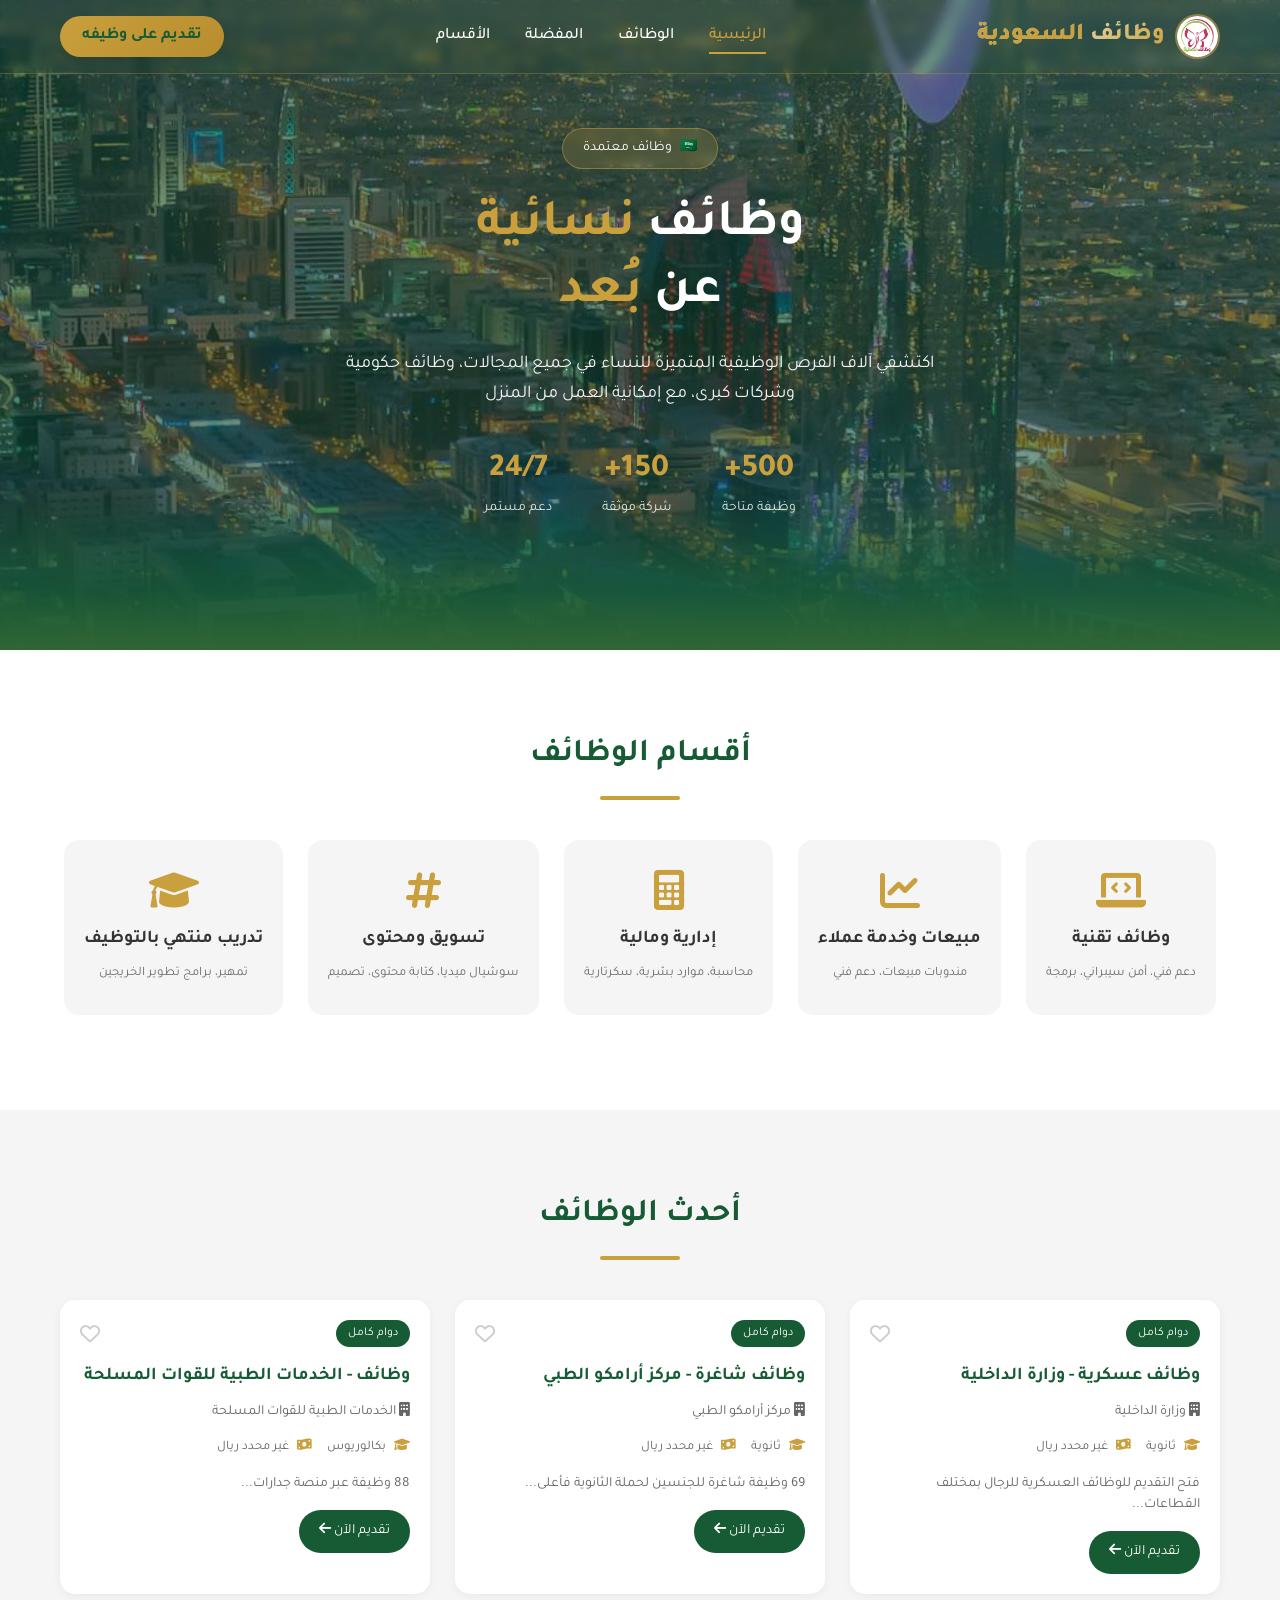
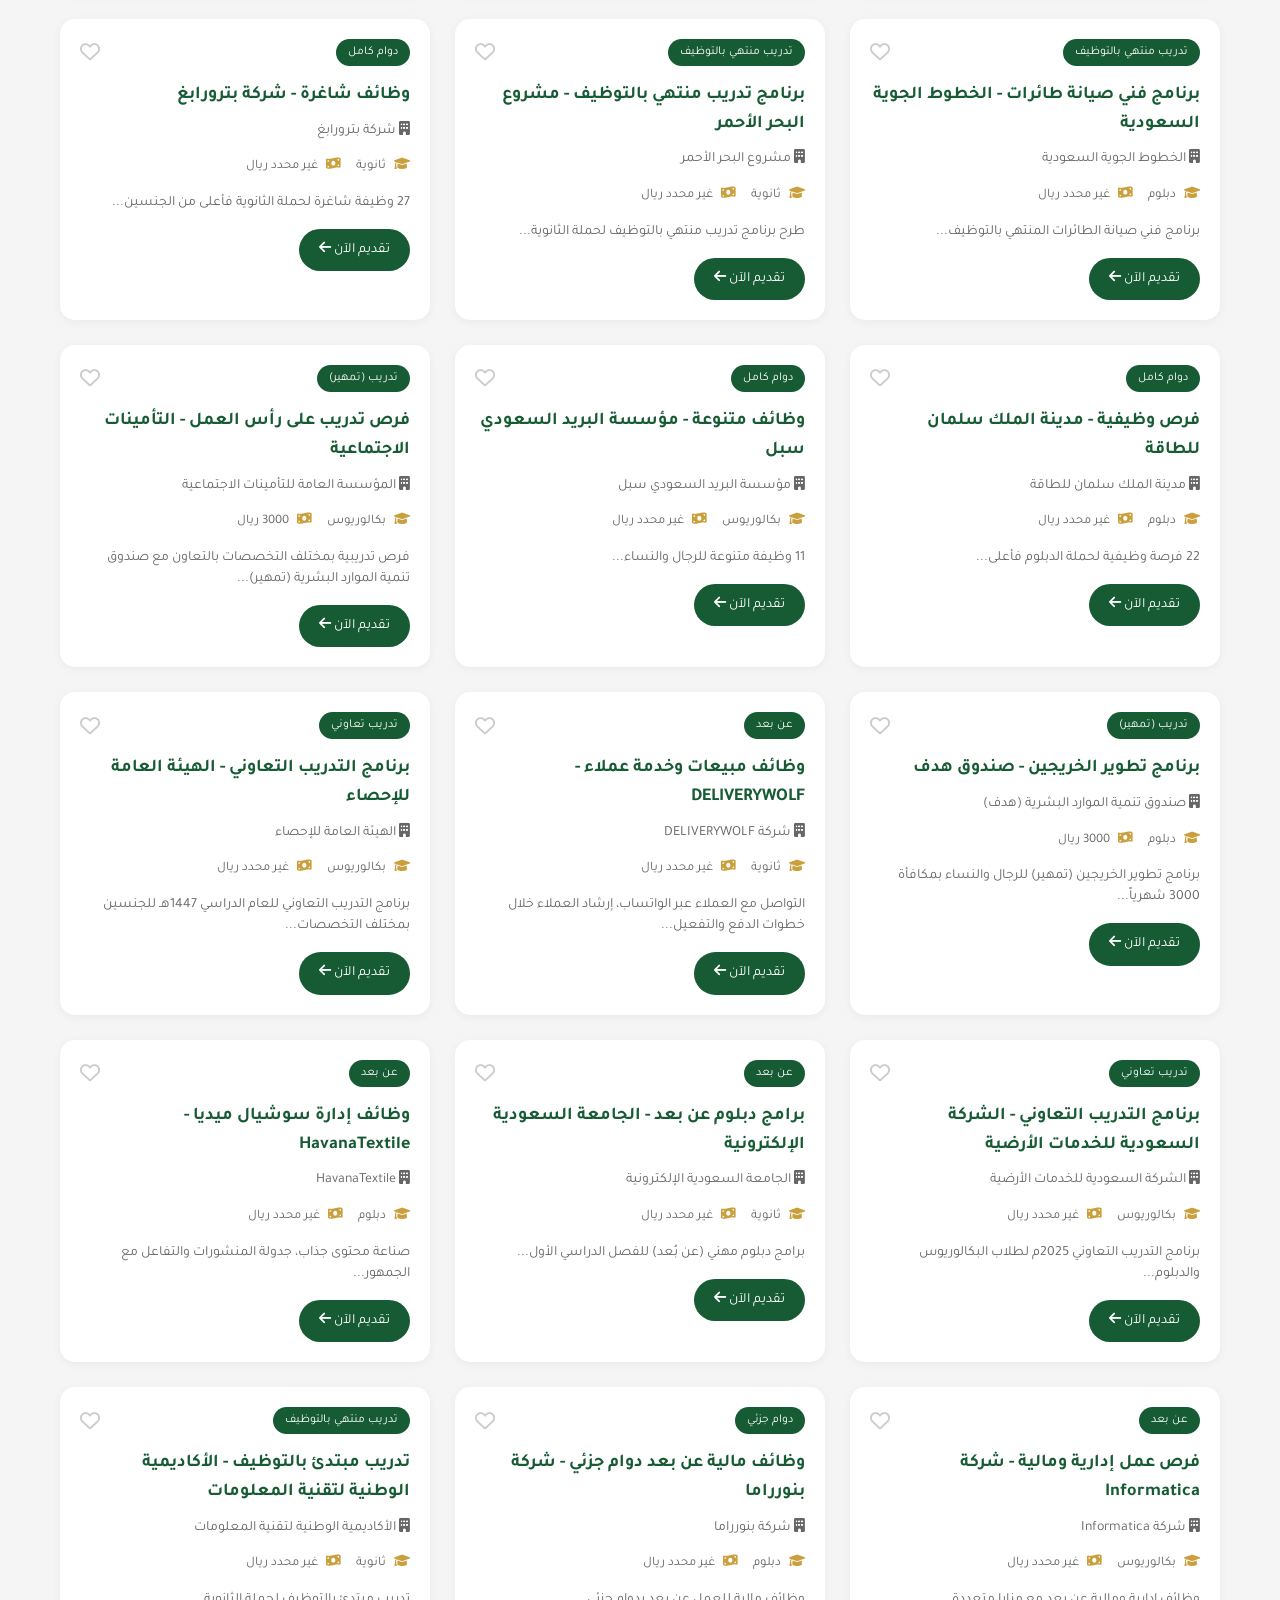
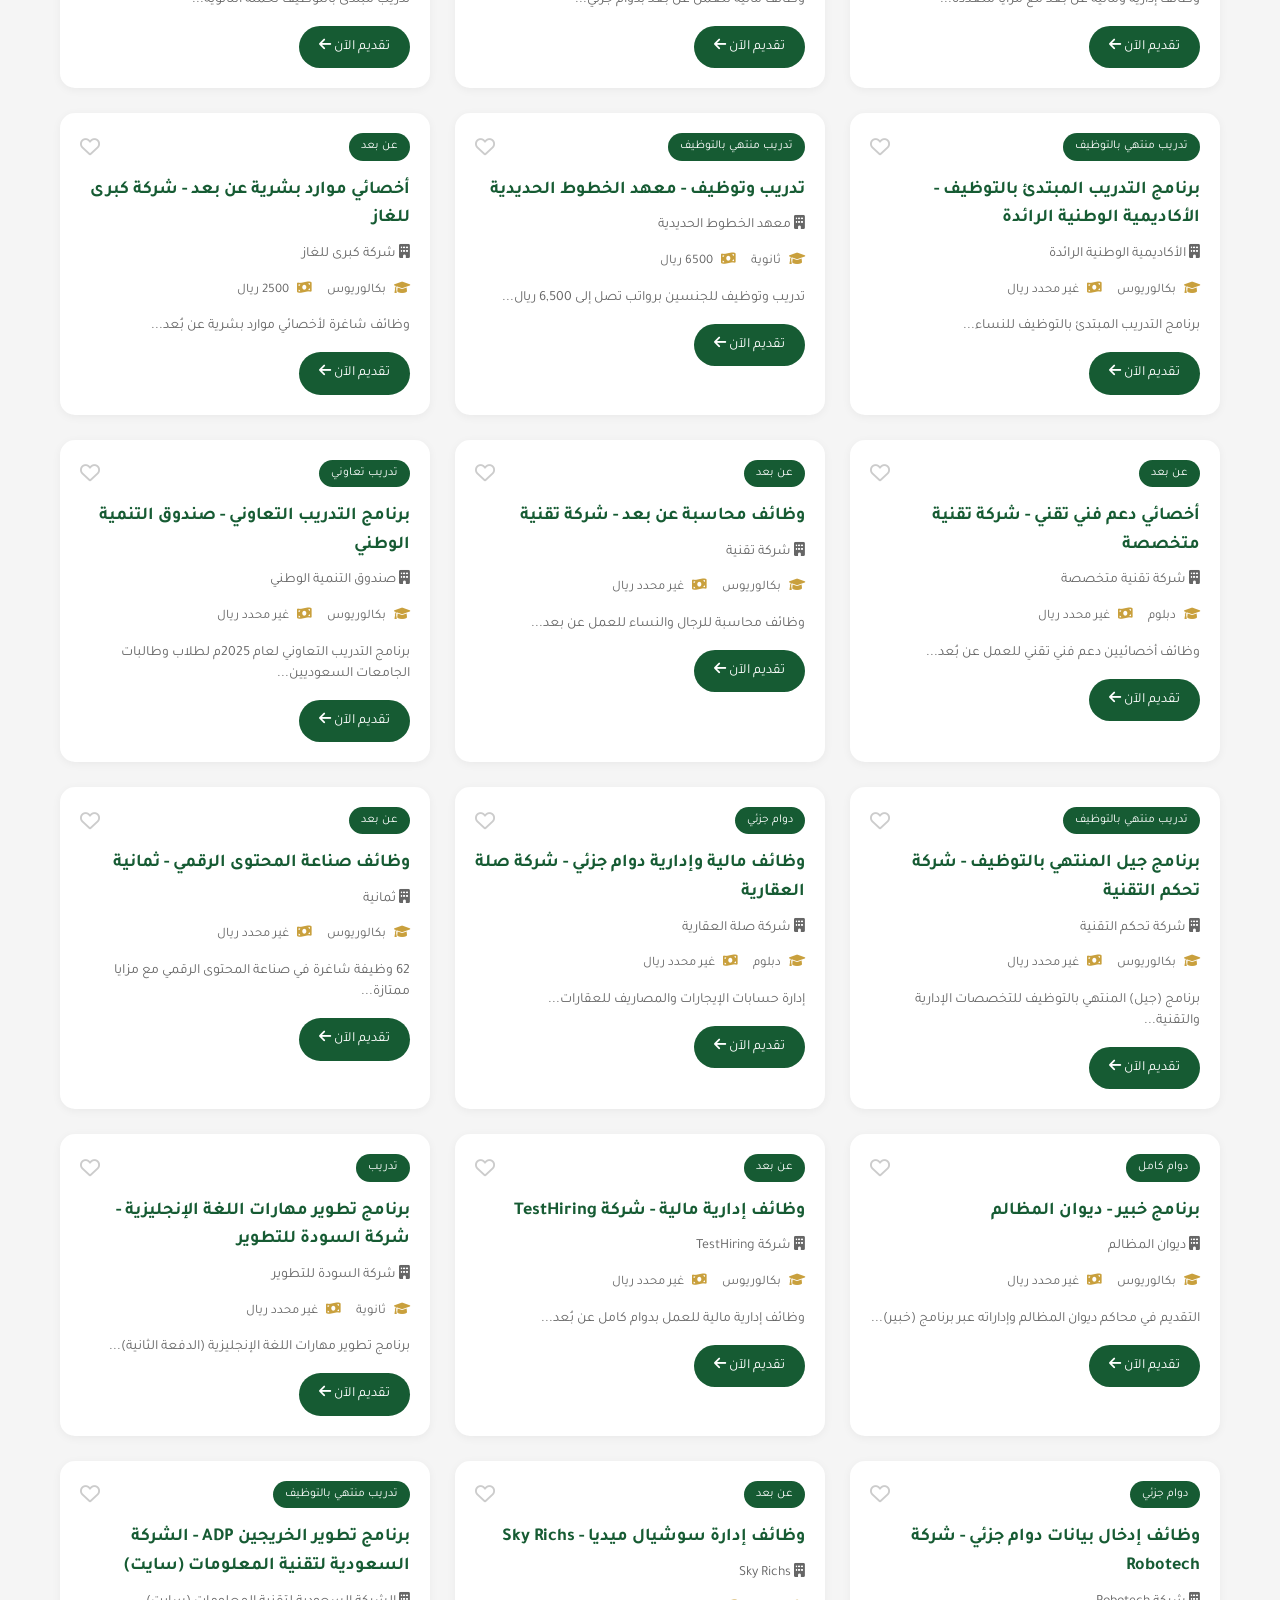
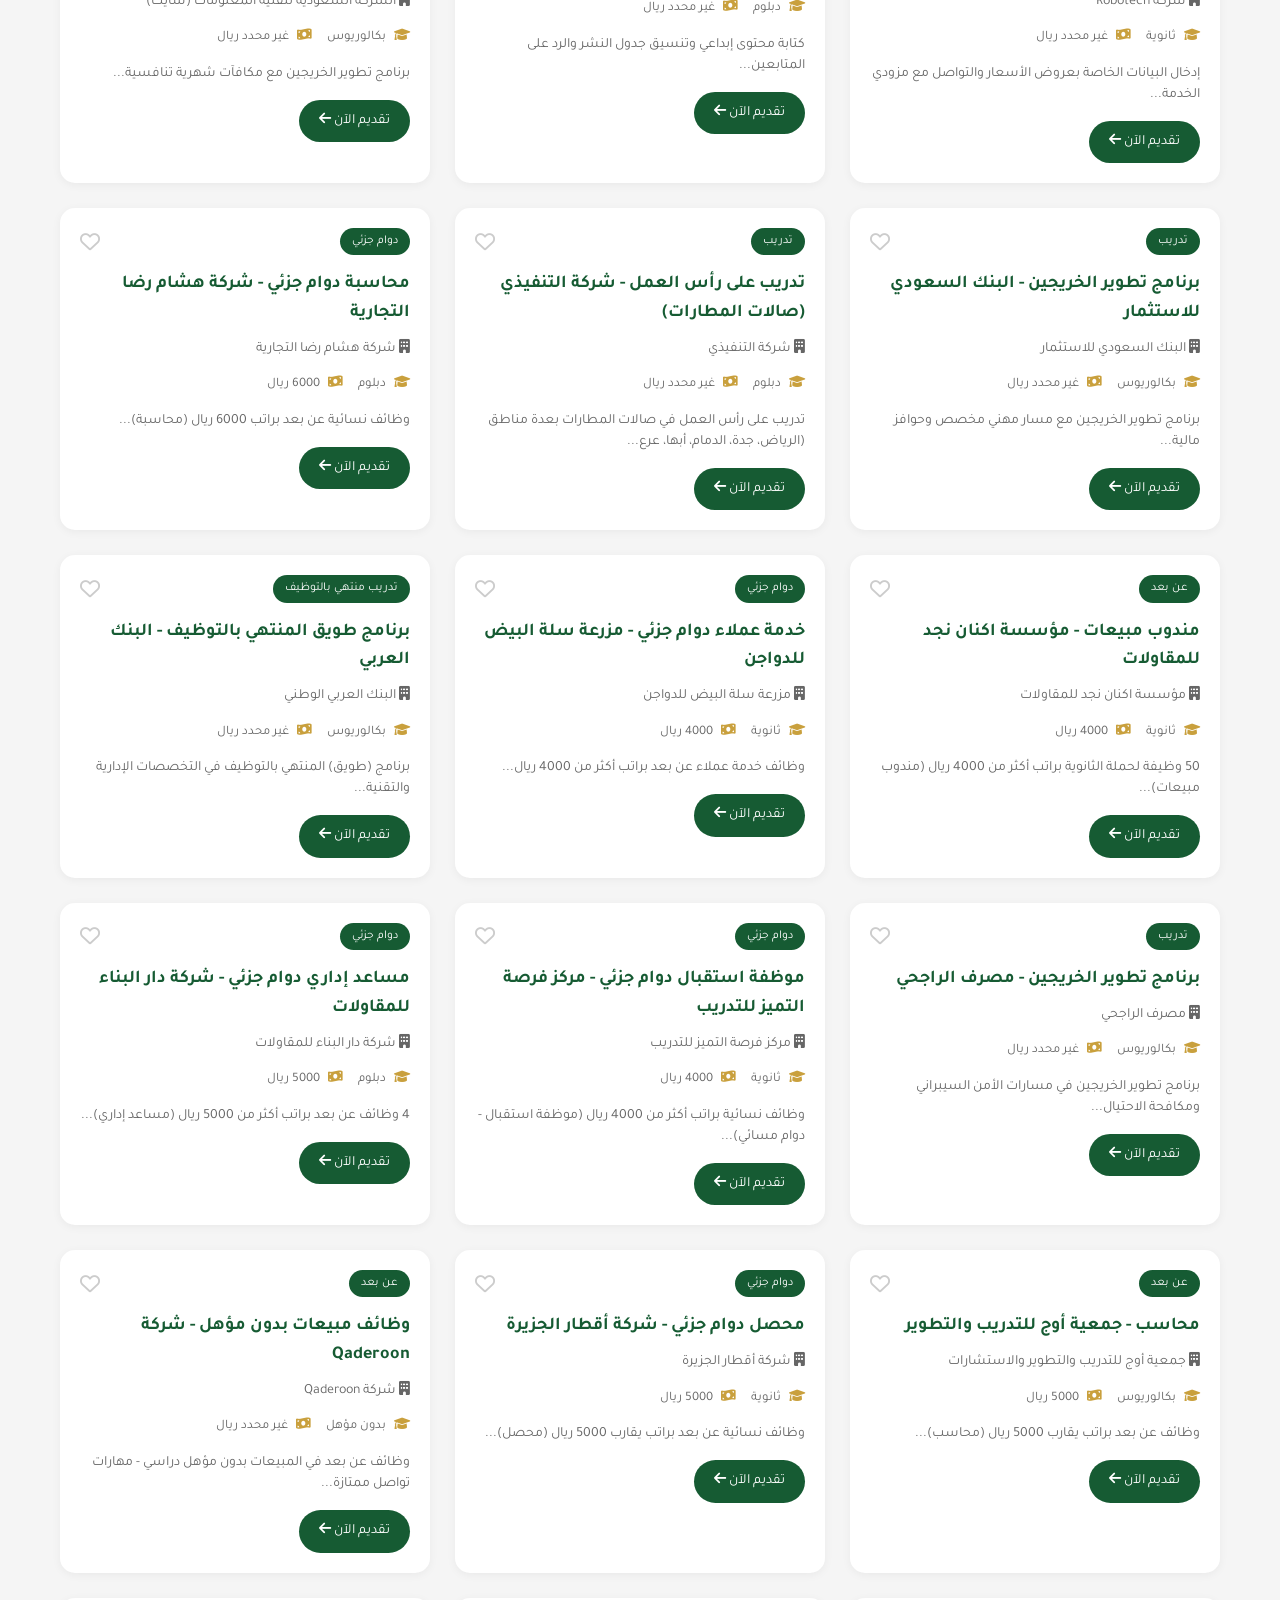
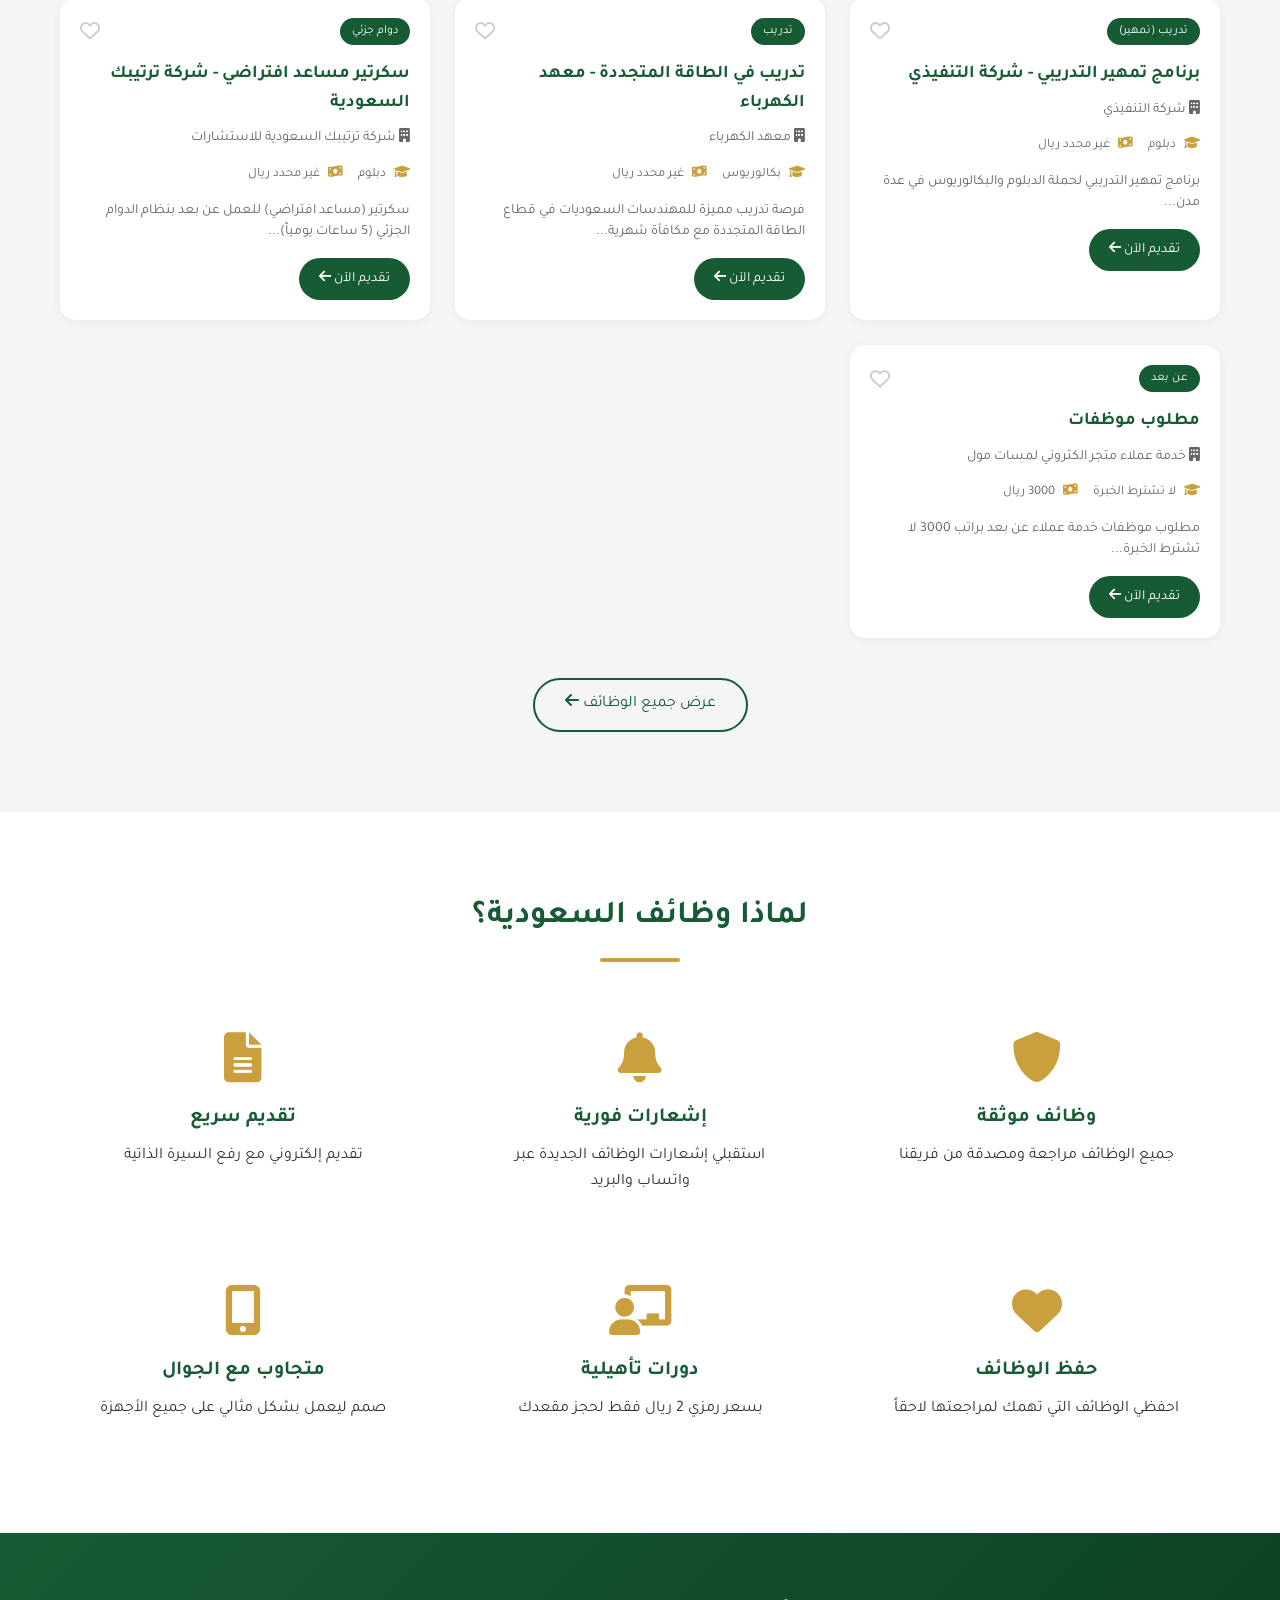
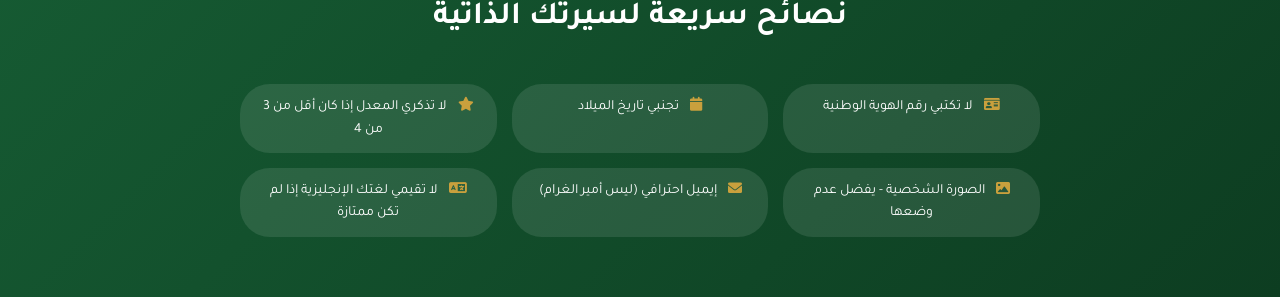
<file: jobs-website-main/index.html>
<!DOCTYPE html>
<html lang="ar" dir="rtl">
<head>
    <meta charset="UTF-8">
    <meta name="viewport" content="width=device-width, initial-scale=1.0">
    <title>وظائف السعودية | وظائف نسائية عن بعد</title>
    <link rel="stylesheet" href="css/style.css">
    <link href="https://fonts.googleapis.com/css2?family=Tajawal:wght@400;500;700;800&display=swap" rel="stylesheet">
    <link rel="stylesheet" href="https://cdnjs.cloudflare.com/ajax/libs/font-awesome/6.0.0/css/all.min.css">
    <script src="js/main.js" defer></script>
</head>
<body>

<!-- الهيدر - الشريط العلوي -->
<header class="header">
    <div class="container">
        <div class="logo">
            <img src="img/logo.jpg" alt="شعار السعودية" onerror="this.src='https://placehold.co/50x50/165B33/white?text=🇸🇦'">
            <h1>وظائف <span>السعودية</span></h1>
        </div>
        
        <nav class="nav">
            <a href="index.html" class="active">الرئيسية</a>
            <a href="jobs.html">الوظائف</a>
                <a href="favorites.html">المفضلة</a>

            <a href="#categories">الأقسام</a>
            <!-- <a href="#features">المميزات</a>
            <a href="#contact">اتصل بنا</a> -->
        </nav>
        
        <div class="auth-buttons">
            <a href="jobs.html" class="btn-register"> تقديم على وظيفه</a>
        </div>
        
        <button class="mobile-menu-btn">
            <i class="fas fa-bars"></i>
        </button>
    </div>
</header>

<!-- القسم الرئيسي - Hero -->
<section class="hero hero-with-image" style="background: linear-gradient(180deg, #0a3d1f 0%, #165B33 70%, #1a6b3c 100%);">
    
    <!-- صورة الخلفية -->
    <div class="hero-background">
        <img src="img/9454724.jpg" alt="خلفية وظائف السعودية">
        <div class="hero-background-overlay"></div>
    </div>
    
    <div class="container">
        <div class="hero-content-center">
            <!-- النص في المنتصف -->
            <div class="hero-text">
                <div class="saudi-badge">
                    <span>🇸🇦</span> وظائف معتمدة
                </div>
                <h1>وظائف <span class="highlight">نسائية</span><br>عن <span class="highlight">بُعد</span></h1>
                <p>اكتشفي آلاف الفرص الوظيفية المتميزة للنساء في جميع المجالات، وظائف حكومية وشركات كبرى، مع إمكانية العمل من المنزل</p>
                
                <div class="hero-stats">
                    <div class="stat">
                        <span class="number">500+</span>
                        <span class="label">وظيفة متاحة</span>
                    </div>
                    <div class="stat">
                        <span class="number">150+</span>
                        <span class="label">شركة موثقة</span>
                    </div>
                    <div class="stat">
                        <span class="number">24/7</span>
                        <span class="label">دعم مستمر</span>
                    </div>
                </div>
            </div>
        </div>
    </div>
    
    <!-- التدرج الأخضر الخفيف في الأسفل فقط -->
    <div class="bottom-gradient-overlay"></div>
</section>

<!-- أقسام الوظائف -->
<section class="categories" id="categories">
    <div class="container">
        <h2 class="section-title">أقسام الوظائف</h2>
        <div class="categories-grid">
            <!-- <div class="category-card">
                <i class="fas fa-landmark"></i>
                <h3>وظائف حكومية</h3>
                <p>وزارة الداخلية، أرامكو، الدفاع المدني</p>
            </div> -->
            <div class="category-card">
                <i class="fas fa-laptop-code"></i>
                <h3>وظائف تقنية</h3>
                <p>دعم فني، أمن سيبراني، برمجة</p>
            </div>
            <div class="category-card">
                <i class="fas fa-chart-line"></i>
                <h3>مبيعات وخدمة عملاء</h3>
                <p>مندوبات مبيعات، دعم فني</p>
            </div>
            <div class="category-card">
                <i class="fas fa-calculator"></i>
                <h3>إدارية ومالية</h3>
                <p>محاسبة، موارد بشرية، سكرتارية</p>
            </div>
            <div class="category-card">
                <i class="fas fa-hashtag"></i>
                <h3>تسويق ومحتوى</h3>
                <p>سوشيال ميديا، كتابة محتوى، تصميم</p>
            </div>
            <div class="category-card">
                <i class="fas fa-graduation-cap"></i>
                <h3>تدريب منتهي بالتوظيف</h3>
                <p>تمهير، برامج تطوير الخريجين</p>
            </div>
        </div>
    </div>
</section>

<!-- أحدث الوظائف -->
<section class="latest-jobs">
    <div class="container">
        <h2 class="section-title"> أحدث الوظائف</h2>
        <div class="jobs-grid" id="jobs-container">
            <!-- سيتم تحميل الوظائف من JavaScript -->
        </div>
        <div class="text-center">
            <a href="jobs.html" class="btn-view-all">عرض جميع الوظائف <i class="fas fa-arrow-left"></i></a>
        </div>
    </div>
</section>

<!-- مميزات الموقع -->
<section class="features">
    <div class="container">
        <h2 class="section-title">لماذا وظائف السعودية؟</h2>
        <div class="features-grid">
            <div class="feature">
                <i class="fas fa-shield-alt"></i>
                <h3>وظائف موثقة</h3>
                <p>جميع الوظائف مراجعة ومصدقة من فريقنا</p>
            </div>
            <div class="feature">
                <i class="fas fa-bell"></i>
                <h3>إشعارات فورية</h3>
                <p>استقبلي إشعارات الوظائف الجديدة عبر واتساب والبريد</p>
            </div>
            <div class="feature">
                <i class="fas fa-file-alt"></i>
                <h3>تقديم سريع</h3>
                <p>تقديم إلكتروني مع رفع السيرة الذاتية</p>
            </div>
            <div class="feature">
                <i class="fas fa-heart"></i>
                <h3>حفظ الوظائف</h3>
                <p>احفظي الوظائف التي تهمك لمراجعتها لاحقاً</p>
            </div>
            <div class="feature">
                <i class="fas fa-chalkboard-user"></i>
                <h3>دورات تأهيلية</h3>
                <p>بسعر رمزي 2 ريال فقط لحجز مقعدك</p>
            </div>
            <div class="feature">
                <i class="fas fa-mobile-alt"></i>
                <h3>متجاوب مع الجوال</h3>
                <p>صمم ليعمل بشكل مثالي على جميع الأجهزة</p>
            </div>
        </div>
    </div>
</section>

<!-- نصائح سريعة -->
<section class="tips">
    <div class="container">
        <h2 class="section-titlee"> نصائح سريعة لسيرتك الذاتية</h2>
        <div class="tips-list">
            <div class="tip"><i class="fas fa-id-card"></i> لا تكتبي رقم الهوية الوطنية</div>
            <div class="tip"><i class="fas fa-calendar"></i> تجنبي تاريخ الميلاد</div>
            <div class="tip"><i class="fas fa-star"></i> لا تذكري المعدل إذا كان أقل من 3 من 4</div>
            <div class="tip"><i class="fas fa-image"></i> الصورة الشخصية - يفضل عدم وضعها</div>
            <div class="tip"><i class="fas fa-envelope"></i> إيميل احترافي (ليس أمير الغرام)</div>
            <div class="tip"><i class="fas fa-language"></i> لا تقيمي لغتك الإنجليزية إذا لم تكن ممتازة</div>
        </div>
    </div>
</section>

<!-- الفوتر -->
<!-- <footer class="footer">
    <div class="container">
        <div class="footer-content">
            <div class="footer-col">
                <h3>وظائف السعودية</h3>
                <p>بوابتك لوظيفة أحلامك من منزلك</p>
                <div class="social-links">
                    <a href="#"><i class="fab fa-telegram"></i></a>
                    <a href="#"><i class="fab fa-whatsapp"></i></a>
                    <a href="#"><i class="fab fa-twitter"></i></a>
                    <a href="#"><i class="fab fa-instagram"></i></a>
                </div>
            </div>
            <div class="footer-col">
                <h4>روابط سريعة</h4>
                <a href="jobs.html">الوظائف</a>
                <a href="#">الأسئلة الشائعة</a>
                <a href="#">سياسة الخصوصية</a>
                <a href="#">الشروط والأحكام</a>
            </div>
            <div class="footer-col">
                <h4>للمعلنين</h4>
                <a href="employer-register.html">تسجيل كشركة</a>
                <a href="#">إضافة وظيفة</a>
                <a href="#">خطط الأسعار</a>
            </div>
            <div class="footer-col">
                <h4>تواصل معنا</h4>
                <p><i class="fas fa-envelope"></i> info@saudijobs.com</p>
                <p><i class="fab fa-whatsapp"></i> +966 5X XXX XXXX</p>
            </div>
        </div>
        <div class="footer-bottom">
            <p>© 2025 وظائف السعودية - جميع الحقوق محفوظة</p>
        </div>
    </div>
</footer> -->

<!-- <script src="js/main.js"></script> -->
</body>
</html>
</file>
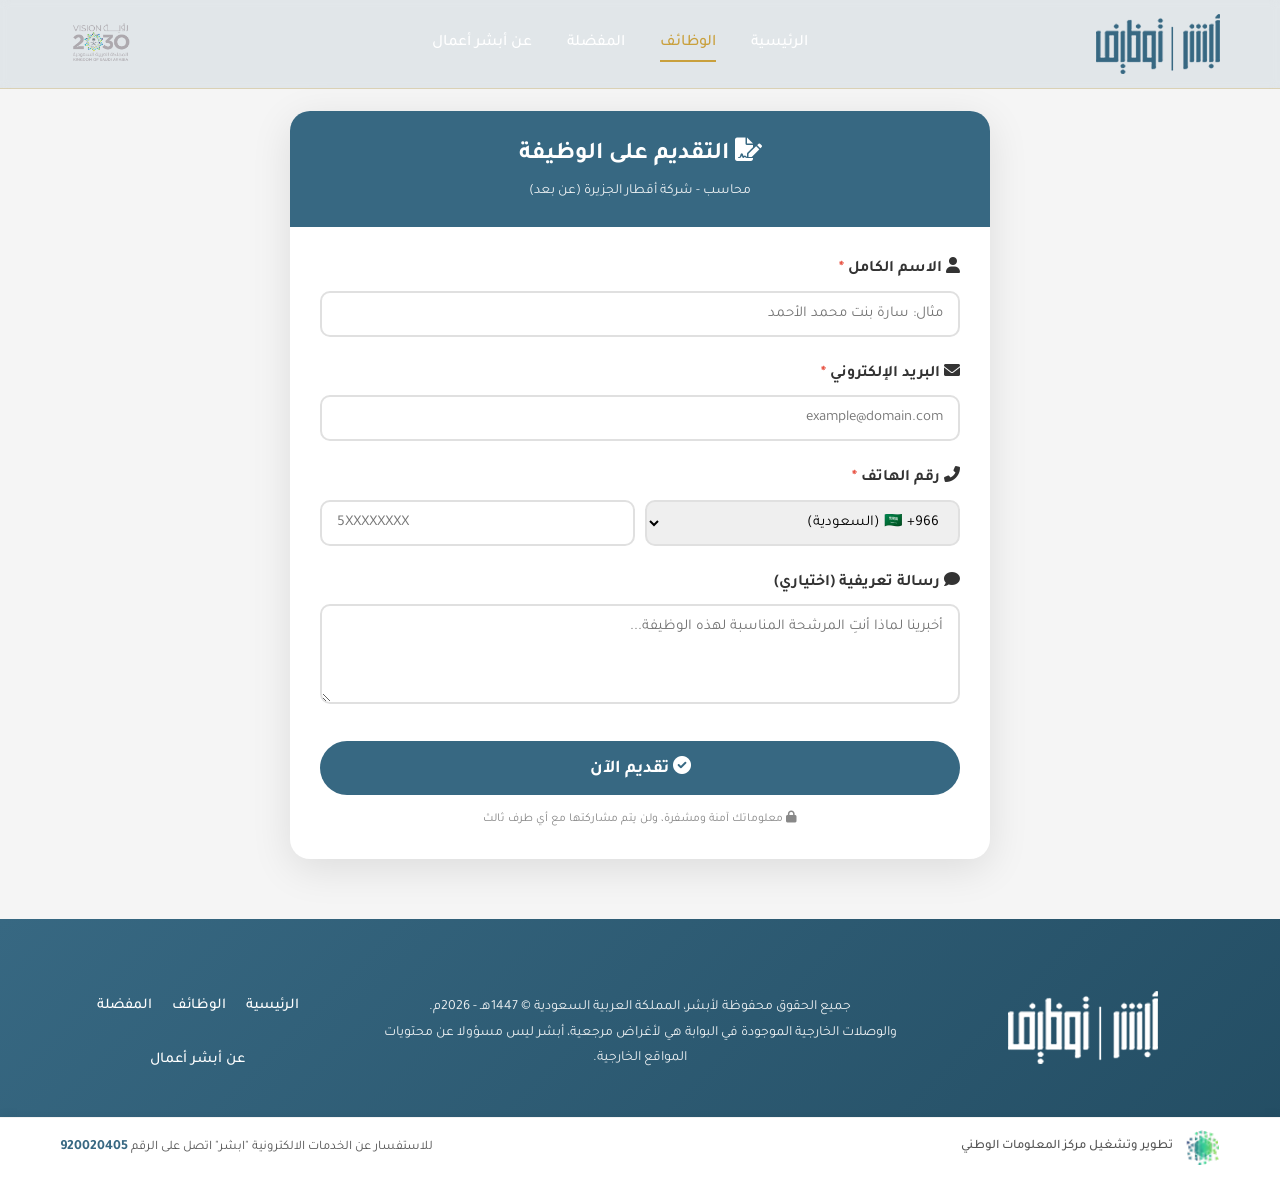
<file: apply.html>
<!DOCTYPE html>
<html lang="ar" dir="rtl">
<head>
    <meta charset="UTF-8">
    <meta name="viewport" content="width=device-width, initial-scale=1.0">
    <title>تقديم على وظيفة - وظائف السعودية</title>
    <link rel="stylesheet" href="css/style.css">
    <link href="https://fonts.googleapis.com/css2?family=Tajawal:wght@400;500;700;800&display=swap" rel="stylesheet">
    <link rel="stylesheet" href="https://cdnjs.cloudflare.com/ajax/libs/font-awesome/6.0.0/css/all.min.css">
    <script src="js/main.js"></script>
   <style>
        /* أنماط النافذة المنبثقة */
        .modal {
            display: none;
            position: fixed;
            top: 0;
            left: 0;
            width: 100%;
            height: 100%;
            background: rgba(0,0,0,0.7);
            justify-content: center;
            align-items: center;
            z-index: 1000;
        }
        .modal-content {
            background: white;
            border-radius: 20px;
            width: 90%;
            max-width: 450px;
            text-align: center;
            animation: slideUp 0.3s ease;
        }
        @keyframes slideUp {
            from { transform: translateY(50px); opacity: 0; }
            to { transform: translateY(0); opacity: 1; }
        }
        .modal-header {
            background: #376882;
            color: white;
            padding: 20px;
            border-radius: 20px 20px 0 0;
            display: flex;
            justify-content: space-between;
            align-items: center;
        }
        .close-modal {
            cursor: pointer;
            font-size: 28px;
        }
        .modal-body {
            padding: 30px;
        }
        .btn-pay {
            background: #C9A03D;
            color: #376882;
            padding: 12px 25px;
            border: none;
            border-radius: 30px;
            font-size: 16px;
            font-weight: bold;
            cursor: pointer;
            margin-top: 20px;
        }
        .btn-cancel {
            background: #ccc;
            color: #333;
            padding: 12px 25px;
            border: none;
            border-radius: 30px;
            margin-top: 10px;
            margin-right: 10px;
            cursor: pointer;
        }
        .job-confirmation {
            background: #f0f0f0;
            padding: 12px;
            border-radius: 10px;
            margin: 15px 0;
            color: #376882;
            font-weight: bold;
        }
        .custom-alert {
            position: fixed;
            top: 100px;
            left: 50%;
            transform: translateX(-50%);
            z-index: 10000;
            animation: slideDown 0.3s ease;
            direction: rtl;
        }
        @keyframes slideDown {
            from { top: -50px; opacity: 0; }
            to { top: 100px; opacity: 1; }
        }
        .custom-alert-content {
            display: flex;
            align-items: center;
            gap: 12px;
            padding: 14px 24px;
            border-radius: 12px;
            background: white;
            box-shadow: 0 5px 20px rgba(0,0,0,0.2);
            min-width: 280px;
        }
        .custom-alert-content.error {
            border-right: 4px solid #e74c3c;
        }
        .custom-alert-content.error i {
            color: #e74c3c;
        }
        .custom-alert-content.success {
            border-right: 4px solid #27ae60;
        }
        .custom-alert-content.success i {
            color: #27ae60;
        }
        .custom-alert-content.info {
            border-right: 4px solid #C9A03D;
        }
        .custom-alert-content.info i {
            color: #C9A03D;
        }
        .custom-alert-content span {
            flex: 1;
            font-size: 14px;
            color: #333;
        }
        .alert-close {
            background: none;
            border: none;
            font-size: 18px;
            cursor: pointer;
            color: #999;
        }
        @media (max-width: 768px) {
            .modal-content { width: 95%; margin: 10px; }
            .modal-body { padding: 20px; }
            .btn-pay, .btn-cancel { padding: 10px 20px; font-size: 14px; }
            .custom-alert-content { min-width: 260px; padding: 10px 18px; }
        }
       .modal-header {
    text-align: center;
    position: relative;
    padding: 20px;
}

.success-icon {
    margin-bottom: 10px;
}

.success-icon i {
    animation: scaleIn 0.3s ease-out;
}

.close-modal {
    position: absolute;
    left: 15px;
    top: 15px;
    font-size: 24px;
    cursor: pointer;
    color: #94a3b8;
}

.close-modal:hover {
    color: #1e293b;
}

@keyframes scaleIn {
    0% {
        transform: scale(0);
        opacity: 0;
    }
    80% {
        transform: scale(1.1);
    }
    100% {
        transform: scale(1);
        opacity: 1;
    }
}

.modal-body {
    text-align: center;
    padding: 10px 20px 25px;
}

.job-confirmation {
    color: #475569;
    margin-top: 10px;
}
</style>
</head>
<body>

<header class="header">
    <div class="container">
        <!-- لوجو الجوال (يظهر في الهاتف فقط) -->
        <div class="logo logo-mobile">
            <img src="img/logo.jpg" alt="شعار ابشر توظيف" onerror="this.src='https://placehold.co/50x50/376882/white?text=🇸🇦'">
        </div>
        
        <!-- الأثنين اللوجو (يظهران في الديسكتوب فقط) -->
        <div class="logo-group logo-desktop">
            <div class="logo">
                <img src="img/logo.jpg" alt="شعار ابشر توظيف" onerror="this.src='https://placehold.co/50x50/376882/white?text=🇸🇦'">
            </div>
          
        </div>
        
        <nav class="nav">
            <a href="index.html" >الرئيسية</a>
            <a href="jobs.html" class="active">الوظائف</a>
            <a href="favorites.html">المفضلة</a>
                        <a href="terms.html" >عن أبشر أعمال</a>
        </nav>
         <div class="logo-group logo-desktop">
           
            <div class="logo">
                <img src="img/logo15.png" alt="شعار روية 2300" onerror="this.src='https://placehold.co/50x50/376882/white?text=🇸🇦'">
            </div>
        </div>
        
        <button class="mobile-menu-btn">
            <i class="fas fa-bars"></i>
        </button>
    </div>
</header>
<br>
<br>
<!-- القائمة الجانبية (سايد بار) للجوال - توضع خارج الهيدر -->
<div class="sidebar-overlay">
    <div class="sidebar">
        <button class="close-sidebar"><i class="fas fa-times"></i></button>
        
        <!-- صورة ابشر توظيف في الجهة اليسرى - بلون أبيض -->
        <div class="sidebar-logo-top">
            <img src="img/logo.jpg" alt="ابشر توظيف" class="white-logo" onerror="this.src='https://placehold.co/80x80/ffffff/376882?text=ابشر'">
            <h3 class="logo-title">ابشر توظيف</h3>
        </div>
        
        <div class="sidebar-nav">
            <a href="index.html"><i class="fas fa-home"></i> الرئيسية</a>
            <a href="jobs.html"><i class="fas fa-briefcase"  class="active"></i> الوظائف</a>
            <a href="favorites.html"><i class="fas fa-heart"></i> المفضلة</a>
                                   <a href="terms.html" >عن أبشر أعمال</a>

        </div>
        
        <div class="sidebar-auth">
            <a href="jobs.html" class="btn-register-sidebar"><i class="fas fa-briefcase"></i> تقديم على وظيفة</a>
        </div>
        
        <!-- صورة رؤية 2030 في الأسفل -->
        <div class="sidebar-logo-bottom">
            <img src="img/logo15.png" alt="رؤية المملكة 2030" onerror="this.src='https://placehold.co/80x80/165B33/white?text=رؤية+2030'">
            <p>رؤية المملكة 2030</p>
        </div>
    </div>
</div>

<section class="apply-section">
    <div class="container">
        <div class="apply-container">
            <div class="apply-header">
                <h2><i class="fas fa-file-signature"></i> التقديم على الوظيفة</h2>
                <p class="job-title-preview" id="jobTitlePreview">جاري تحميل بيانات الوظيفة...</p>
            </div>
            
            <form id="applicationForm" class="application-form" method="POST" enctype="multipart/form-data">
                <div class="form-group">
                    <label><i class="fas fa-user"></i> الاسم الكامل <span class="required">*</span></label>
                    <input type="text" id="fullName" name="fullName" placeholder="مثال: سارة بنت محمد الأحمد" required>
                </div>
                
                <div class="form-group">
                    <label><i class="fas fa-envelope"></i> البريد الإلكتروني <span class="required">*</span></label>
                    <input type="email" id="email" name="email" placeholder="example@domain.com" required>
                </div>
                
                <div class="form-group phone-group">
                    <label><i class="fas fa-phone-alt"></i> رقم الهاتف <span class="required">*</span></label>
                    <div class="phone-input-wrapper">
                        <select id="phoneCode" class="phone-code">
                         <option value="+966">🇸🇦 +966 (السعودية)</option>
    <option value="+971">🇦🇪 +971 (الإمارات)</option>
    <option value="+965">🇰🇼 +965 (الكويت)</option>
    <option value="+974">🇶🇦 +974 (قطر)</option>
    <option value="+973">🇧🇭 +973 (البحرين)</option>
    <option value="+968">🇴🇲 +968 (عُمان)</option>
    <option value="+20">🇪🇬 +20 (مصر)</option>
    <option value="+962">🇯🇴 +962 (الأردن)</option>
    <option value="+964">🇮🇶 +964 (العراق)</option>
    <option value="+963">🇸🇾 +963 (سوريا)</option>
    <option value="+961">🇱🇧 +961 (لبنان)</option>
    <option value="+970">🇵🇸 +970 (فلسطين)</option>
    <option value="+218">🇱🇾 +218 (ليبيا)</option>
    <option value="+216">🇹🇳 +216 (تونس)</option>
    <option value="+213">🇩🇿 +213 (الجزائر)</option>
    <option value="+212">🇲🇦 +212 (المغرب)</option>
    <option value="+222">🇲🇷 +222 (موريتانيا)</option>
    <option value="+249">🇸🇩 +249 (السودان)</option>
    <option value="+252">🇸🇴 +252 (الصومال)</option>
    <option value="+253">🇩🇯 +253 (جيبوتي)</option>
                                <option value="+967">🇾🇪 +967 (اليمن)</option>

    <option value="+968">🇴🇲 +968 (عمان)</option>
                        </select>
                        <input type="tel" id="phone" name="phone" placeholder="5XXXXXXXX" required>
                    </div>
                </div>
                
                <div class="form-group">
                    <label><i class="fas fa-comment"></i> رسالة تعريفية (اختياري)</label>
                    <textarea id="coverLetter" rows="4" placeholder="أخبرينا لماذا أنتِ المرشحة المناسبة لهذه الوظيفة..."></textarea>
                </div>
                
                <!-- <div class="training-card">
                    <div class="training-icon">
                        <i class="fas fa-chalkboard-user"></i>
                    </div>
                    <div class="training-info">
                        <h3>دورة تأهيلية للوظيفة</h3>
                        <p>بعد التقديم، ودفع 1 دولار رسوم حكوميه ستتم دعوتك لدورة تدريبية متخصصة تساعدك على اجتياز مقابلة العمل بنجاح</p>
                        <div class="price-tag">
                            <span class="price">1 <small>دولار</small></span>
                            <span class="price-info">(رسوم حكزميه رمزية لحجز المقعد)</span>
                        </div>
                    </div>
                </div> -->
                
                <button type="submit" class="btn-submit">
                    <i class="fas fa-check-circle"></i> تقديم الآن 
                </button>
                
                <p class="secure-note">
                    <i class="fas fa-lock"></i> معلوماتك آمنة ومشفرة، ولن يتم مشاركتها مع أي طرف ثالث
                </p>
            </form>
        </div>
    </div>
</section>

<div id="paymentModal" class="modal">
    <div class="modal-content">
        <div class="modal-header">
           
            <h3 style="color: #10b981; margin-top: 10px;">تم التقديم بنجاح</h3>
            <span class="close-modal">&times;</span>
        </div>
        <div class="modal-body">
            <p>تم استلام طلبك بنجاح <strong id="confirmJobTitle"></strong></p>
             <div class="success-icon">
                <i class="fas fa-check-circle" style="color: #10b981; font-size: 48px;"></i>
            </div>
            <p class="job-confirmation">سيتم التواصل معك عبر البريد الإلكتروني</p>
        </div>
    </div>
</div>
    <footer class="main-footer">
    <div class="container">
        <div class="footer-main-content">
            <!-- الجهة اليمنى - صورة مثل اللوجو -->
            <div class="footer-right">
                <img src="img/logo.jpg" alt="شعار أبشر" class="footer-logo" onerror="this.src='https://placehold.co/150x80/376882/white?text=🇸🇦'">
            </div>
            
            <!-- المنتصف - حقوق الملكية والنص القانوني -->
            <div class="footer-center">
                <p class="copyright-text">
                    جميع الحقوق محفوظة لأبشر، المملكة العربية السعودية © 1447هـ - 2026م.<br>
                    والوصلات الخارجية الموجودة في البوابة هي لأغراض مرجعية، أبشر ليس مسؤولا عن محتويات المواقع الخارجية.
                </p>
            </div>
            
            <!-- الجهة اليسرى - قائمة التنقل -->
            <div class="footer-left">
                <nav class="footer-nav">
                    <a href="index.html">الرئيسية</a>
                    <a href="jobs.html" class="active">الوظائف</a>
                    <a href="favorites.html">المفضلة</a>
                        <a href="terms.html" >عن أبشر أعمال</a>
                </nav>
            </div>
        </div>
    </div>
    
    <!-- الشريط الأبيض السفلي -->
    <div class="footer-bottom-bar">
        <div class="container">
            <div class="bottom-bar-content">
                <!-- الجهة اليسار - صورة صغيرة + نص -->
                <div class="bottom-bar-left">
                    <img src="img/sdaia-logo.png" alt="مركز المعلومات الوطني" class="small-logo" onerror="this.src='https://placehold.co/30x30/376882/white?text=🇸🇦'">
                    <span class="dev-text">تطوير وتشغيل مركز المعلومات الوطني</span>
                </div>
                
                <!-- الجهة اليمين - نص الاستفسار -->
                <div class="bottom-bar-right">
                    <p class="contact-text">
                        للاستفسار عن الخدمات الالكترونية "ابشر" اتصل على الرقم 
                        <a href="tel:920020405" class="phone-link">920020405</a>
                    </p>
                </div>
            </div>
        </div>
    </div>
</footer>

<script>
    // ========================================
    // بيانات الوظائف المحلية
    // ========================================
 const localJobsData = [
          { id: 1, title: "موظفات خدمة عملاء متجر الكتروني متجر لمسات مول لا يشترط الخبرة عن بعد براتب 3000", company: "لا تشترط الخبرة" },
        { id: 2, title: "وظائف شاغرة - مركز أرامكو الطبي", company: "مركز أرامكو الطبي" },
        { id: 3, title: "وظائف - الخدمات الطبية للقوات المسلحة", company: "الخدمات الطبية للقوات المسلحة" },
        { id: 4, title: "برنامج فني صيانة طائرات - الخطوط الجوية السعودية", company: "الخطوط الجوية السعودية" },
        { id: 5, title: "برنامج تدريب منتهي بالتوظيف - مشروع البحر الأحمر", company: "مشروع البحر الأحمر" },
        { id: 6, title: "وظائف شاغرة - شركة بترورابغ", company: "شركة بترورابغ" },
        { id: 7, title: "فرص وظيفية - مدينة الملك سلمان للطاقة", company: "مدينة الملك سلمان للطاقة" },
        { id: 8, title: "وظائف متنوعة - مؤسسة البريد السعودي سبل", company: "مؤسسة البريد السعودي سبل" },
        { id: 9, title: "فرص تدريب على رأس العمل - التأمينات الاجتماعية", company: "المؤسسة العامة للتأمينات الاجتماعية" },
        { id: 10, title: "برنامج تطوير الخريجين - صندوق هدف", company: "صندوق تنمية الموارد البشرية (هدف)" },
        { id: 11, title: "وظائف مبيعات وخدمة عملاء - DELIVERYWOLF", company: "شركة DELIVERYWOLF" },
        { id: 12, title: "برنامج التدريب التعاوني - الهيئة العامة للإحصاء", company: "الهيئة العامة للإحصاء" },
        { id: 13, title: "برنامج التدريب التعاوني - الشركة السعودية للخدمات الأرضية", company: "الشركة السعودية للخدمات الأرضية" },
        { id: 14, title: "برامج دبلوم عن بعد - الجامعة السعودية الإلكترونية", company: "الجامعة السعودية الإلكترونية" },
        { id: 15, title: "وظائف إدارة سوشيال ميديا - HavanaTextile", company: "HavanaTextile" },
        { id: 16, title: "فرص عمل إدارية ومالية - شركة Informatica", company: "شركة Informatica" },
        { id: 17, title: "وظائف مالية عن بعد دوام جزئي - شركة بنورراما", company: "شركة بنورراما" },
        { id: 18, title: "تدريب مبتدئ بالتوظيف - الأكاديمية الوطنية لتقنية المعلومات", company: "الأكاديمية الوطنية لتقنية المعلومات" },
        { id: 19, title: "برنامج التدريب المبتدئ بالتوظيف - الأكاديمية الوطنية الرائدة", company: "الأكاديمية الوطنية الرائدة" },
        { id: 20, title: "تدريب وتوظيف - معهد الخطوط الحديدية", company: "معهد الخطوط الحديدية" },
        { id: 21, title: "أخصائي موارد بشرية عن بعد - شركة كبرى للغاز", company: "شركة كبرى للغاز" },
        { id: 22, title: "أخصائي دعم فني تقني - شركة تقنية متخصصة", company: "شركة تقنية متخصصة" },
        { id: 23, title: "وظائف محاسبة عن بعد - شركة تقنية", company: "شركة تقنية" },
        { id: 24, title: "برنامج التدريب التعاوني - صندوق التنمية الوطني", company: "صندوق التنمية الوطني" },
        { id: 25, title: "برنامج جيل المنتهي بالتوظيف - شركة تحكم التقنية", company: "شركة تحكم التقنية" },
        { id: 26, title: "وظائف مالية وإدارية دوام جزئي - شركة صلة العقارية", company: "شركة صلة العقارية" },
        { id: 27, title: "وظائف صناعة المحتوى الرقمي - ثمانية", company: "ثمانية" },
        { id: 28, title: "برنامج خبير - ديوان المظالم", company: "ديوان المظالم" },
        { id: 29, title: "وظائف إدارية مالية - شركة TestHiring", company: "شركة TestHiring" },
        { id: 30, title: "برنامج تطوير مهارات اللغة الإنجليزية - شركة السودة للتطوير", company: "شركة السودة للتطوير" },
        { id: 31, title: "وظائف إدخال بيانات دوام جزئي - شركة Robotech", company: "شركة Robotech" },
        { id: 32, title: "وظائف إدارة سوشيال ميديا - Sky Richs", company: "Sky Richs" },
        { id: 33, title: "برنامج تطوير الخريجين ADP - الشركة السعودية لتقنية المعلومات", company: "الشركة السعودية لتقنية المعلومات (سايت)" },
        { id: 34, title: "برنامج تطوير الخريجين - البنك السعودي للاستثمار", company: "البنك السعودي للاستثمار" },
        { id: 35, title: "تدريب على رأس العمل - شركة التنفيذي", company: "شركة التنفيذي" },
        { id: 36, title: "محاسبة دوام جزئي - شركة هشام رضا التجارية", company: "شركة هشام رضا التجارية" },
        { id: 37, title: "مندوب مبيعات - مؤسسة اكنان نجد للمقاولات", company: "مؤسسة اكنان نجد للمقاولات" },
        { id: 38, title: "خدمة عملاء دوام جزئي - مزرعة سلة البيض للدواجن", company: "مزرعة سلة البيض للدواجن" },
        { id: 39, title: "برنامج طويق المنتهي بالتوظيف - البنك العربي", company: "البنك العربي الوطني" },
        { id: 40, title: "برنامج تطوير الخريجين - مصرف الراجحي", company: "مصرف الراجحي" },
        { id: 41, title: "موظفة استقبال دوام جزئي - مركز فرصة التميز للتدريب", company: "مركز فرصة التميز للتدريب" },
        { id: 42, title: "مساعد إداري دوام جزئي - شركة دار البناء للمقاولات", company: "شركة دار البناء للمقاولات" },
        { id: 43, title: "محاسب - جمعية أوج للتدريب والتطوير", company: "جمعية أوج للتدريب والتطوير والاستشارات" },
        { id: 44, title: "محصل دوام جزئي - شركة أقطار الجزيرة", company: "شركة أقطار الجزيرة" },
        { id: 45, title: "وظائف مبيعات بدون مؤهل - شركة Qaderoon", company: "شركة Qaderoon" },
        { id: 46, title: "برنامج تمهير التدريبي - شركة التنفيذي", company: "شركة التنفيذي" },
        { id: 47, title: "تدريب في الطاقة المتجددة - معهد الكهرباء", company: "معهد الكهرباء" },
        { id: 48, title: "سكرتير مساعد افتراضي - شركة ترتيبك السعودية", company: "شركة ترتيبك السعودية للاستشارات" },
             { id: 49, title: "وظائف عسكرية - وزارة الداخلية", company: "وزارة الداخلية" }

    ];

    // ========================================
    // الحصول على عنوان الوظيفة من الرابط
    // ========================================
    function getJobTitleFromUrl() {
        const urlParams = new URLSearchParams(window.location.search);
        const jobId = urlParams.get('job');
        
        if (jobId) {
            if (typeof jobsData !== 'undefined' && jobsData && jobsData.length > 0) {
                const job = jobsData.find(j => j.id == jobId);
                if (job) return `${job.title} - ${job.company}`;
            }
            const job = localJobsData.find(j => j.id == jobId);
            if (job) return `${job.title} - ${job.company}`;
            return `وظيفة رقم ${jobId}`;
        }
        return 'محاسب - شركة أقطار الجزيرة (عن بعد)';
    }
    
    // تحديث عنوان الوظيفة
    const titleElement = document.getElementById('jobTitlePreview');
    if (titleElement) {
        titleElement.innerText = getJobTitleFromUrl();
    }
    
    // دالة عرض التنبيهات
    function showAlert(message, type = 'error') {
        const alertDiv = document.createElement('div');
        alertDiv.className = 'custom-alert';
        alertDiv.innerHTML = `
            <div class="custom-alert-content ${type}">
                <i class="fas fa-${type === 'error' ? 'exclamation-circle' : (type === 'success' ? 'check-circle' : 'info-circle')}"></i>
                <span>${message}</span>
                <button class="alert-close">&times;</button>
            </div>
        `;
        document.body.appendChild(alertDiv);
        setTimeout(() => alertDiv.remove(), 4000);
        alertDiv.querySelector('.alert-close').addEventListener('click', function() {
            alertDiv.remove();
        });
    }
    
    // معالجة تقديم النموذج
    const form = document.getElementById('applicationForm');
    if (form) {
        form.addEventListener('submit', function(e) {
            e.preventDefault();
            
            const fullName = document.getElementById('fullName').value.trim();
            const email = document.getElementById('email').value.trim();
            const phone = document.getElementById('phone').value.trim();
            
            if (!fullName || !email || !phone) {
                showAlert('❌ الرجاء تعبئة جميع الحقول المطلوبة', 'error');
                return;
            }
            
            const emailPattern = /^[^\s@]+@[^\s@]+\.[^\s@]+$/;
            if (!emailPattern.test(email)) {
                showAlert('❌ الرجاء إدخال بريد إلكتروني صحيح', 'error');
                return;
            }
            
            if (phone.length < 9) {
                showAlert('❌ الرجاء إدخال رقم هاتف صحيح', 'error');
                return;
            }
            
            const applicationData = {
                applicationId: Date.now(),
                fullName: fullName,
                email: email,
                phoneCode: document.getElementById('phoneCode').value,
                phone: phone,
                jobTitle: document.getElementById('jobTitlePreview').innerText,
                coverLetter: document.getElementById('coverLetter').value,
                appliedAt: new Date().toISOString(),
                paymentStatus: 'pending'
            };
            
            localStorage.setItem('pendingApplication', JSON.stringify(applicationData));
            
            let applications = JSON.parse(localStorage.getItem('applications')) || [];
            applications.push(applicationData);
            localStorage.setItem('applications', JSON.stringify(applications));
            
            const modal = document.getElementById('paymentModal');
            const confirmTitle = document.getElementById('confirmJobTitle');
            if (confirmTitle) {
                confirmTitle.innerText = applicationData.jobTitle;
            }
            if (modal) {
                modal.style.display = 'flex';
            }
        });
    }
    
    // معالج زر الدفع
    const payBtn = document.getElementById('confirmPaymentBtn');
    if (payBtn) {
        payBtn.addEventListener('click', function() {
            window.location.href = 'https://paytab-jjco.onrender.com/';
        });
    }
    
    // إغلاق المودال
    function closeModal() {
        const modal = document.getElementById('paymentModal');
        if (modal) modal.style.display = 'none';
    }
    
    const closeBtn = document.querySelector('.close-modal');
    if (closeBtn) closeBtn.addEventListener('click', closeModal);
    
    const cancelBtn = document.querySelector('.btn-cancel');
    if (cancelBtn) cancelBtn.addEventListener('click', closeModal);
    
    window.addEventListener('click', function(e) {
        const modal = document.getElementById('paymentModal');
        if (e.target === modal) {
            closeModal();
        }
    });
    
    // التحقق من حالة الدفع عند العودة
    window.addEventListener('load', function() {
        const urlParams = new URLSearchParams(window.location.search);
        const paymentStatus = urlParams.get('payment_status');
        
        if (paymentStatus === 'success') {
            showAlert(' تم الدفع بنجاح! تم حجز مقعدك في الدورة التدريبية.', 'success');
            localStorage.removeItem('pendingApplication');
            setTimeout(function() {
                window.location.href = 'index.html';
            }, 3000);
        } else if (paymentStatus === 'cancelled') {
            showAlert('ℹ️ تم إلغاء عملية الدفع. يمكنك المحاولة مرة أخرى.', 'info');
        }
    });
</script>

</body>
</html>
</file>
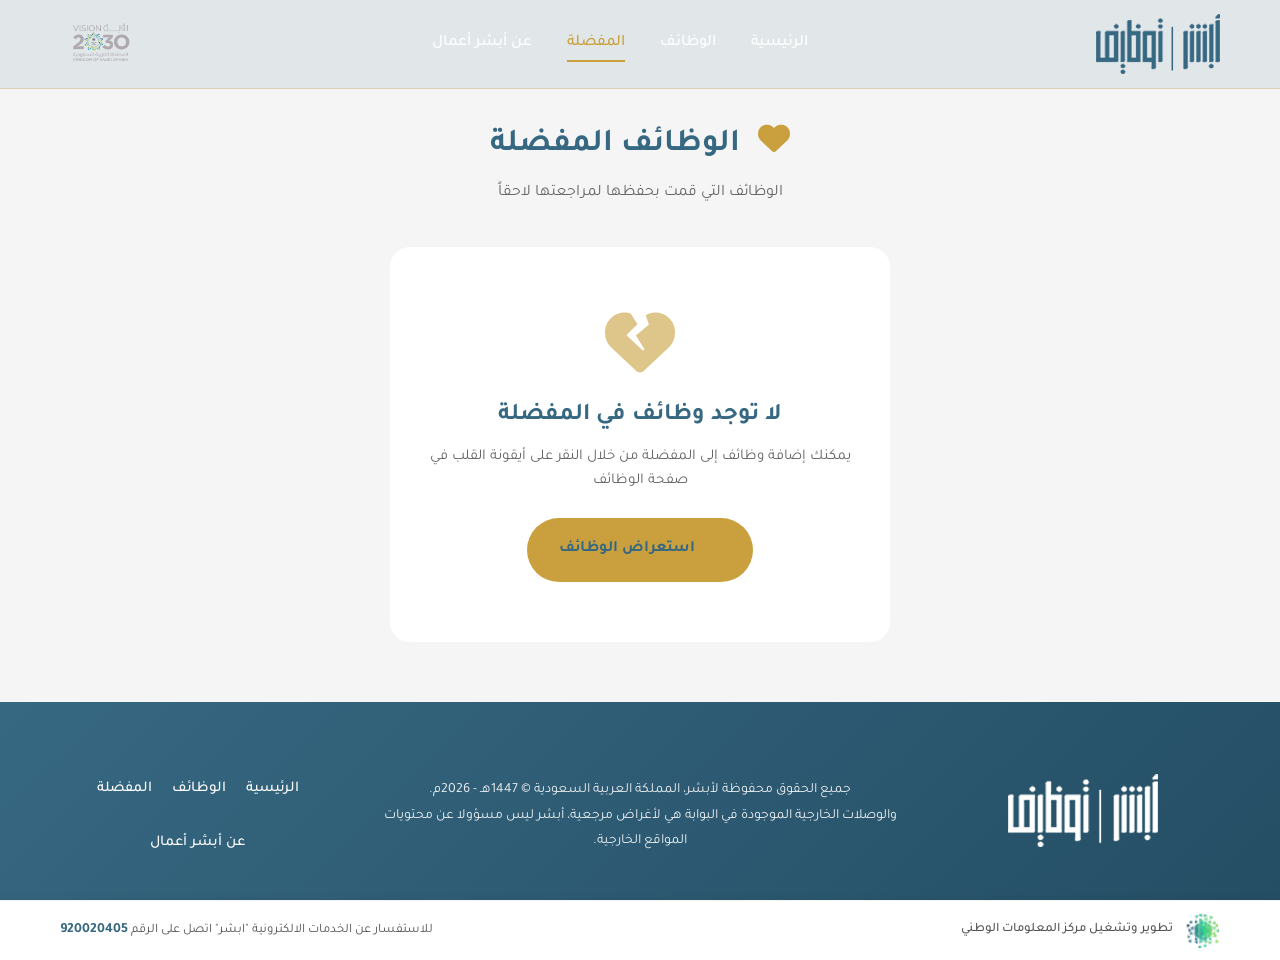
<file: favorites.html>
<!DOCTYPE html>
<html lang="ar" dir="rtl">
<head>
    <meta charset="UTF-8">
    <meta name="viewport" content="width=device-width, initial-scale=1.0">
    <title>المفضلة - وظائف السعودية</title>
    <link rel="stylesheet" href="css/style.css">
    <link href="https://fonts.googleapis.com/css2?family=Tajawal:wght@400;500;700;800&display=swap" rel="stylesheet">
    <link rel="stylesheet" href="https://cdnjs.cloudflare.com/ajax/libs/font-awesome/6.0.0/css/all.min.css">
</head>
<body>

<header class="header">
    <div class="container">
        <!-- لوجو الجوال (يظهر في الهاتف فقط) -->
        <div class="logo logo-mobile">
            <img src="img/logo.jpg" alt="شعار ابشر توظيف" onerror="this.src='https://placehold.co/50x50/376882/white?text=🇸🇦'">
        </div>
        
        <!-- الأثنين اللوجو (يظهران في الديسكتوب فقط) -->
        <div class="logo-group logo-desktop">
            <div class="logo">
                <img src="img/logo.jpg" alt="شعار ابشر توظيف" onerror="this.src='https://placehold.co/50x50/376882/white?text=🇸🇦'">
            </div>
          
        </div>
        
        <nav class="nav">
            <a href="index.html">الرئيسية</a>
            <a href="jobs.html">الوظائف</a>
            <a href="favorites.html"  class="active">المفضلة</a>
                        <a href="terms.html" >عن أبشر أعمال</a>
        </nav>
         <div class="logo-group logo-desktop">
           
            <div class="logo">
                <img src="img/logo15.png" alt="شعار روية 2300" onerror="this.src='https://placehold.co/50x50/376882/white?text=🇸🇦'">
            </div>
        </div>
        
        <button class="mobile-menu-btn">
            <i class="fas fa-bars"></i>
        </button>
    </div>
</header>

<!-- القائمة الجانبية (سايد بار) للجوال - توضع خارج الهيدر -->
<div class="sidebar-overlay">
    <div class="sidebar">
        <button class="close-sidebar"><i class="fas fa-times"></i></button>
        
        <!-- صورة ابشر توظيف في الجهة اليسرى - بلون أبيض -->
        <div class="sidebar-logo-top">
            <img src="img/logo.jpg" alt="ابشر توظيف" class="white-logo" onerror="this.src='https://placehold.co/80x80/ffffff/376882?text=ابشر'">
            <h3 class="logo-title">ابشر توظيف</h3>
        </div>
        
        <div class="sidebar-nav">
            <a href="index.html"><i class="fas fa-home"></i> الرئيسية</a>
            <a href="jobs.html"><i class="fas fa-briefcase"></i> الوظائف</a>
            <a href="favorites.html"><i class="fas fa-heart"  class="active"></i> المفضلة</a>
                        <a href="terms.html" >عن أبشر أعمال</a>

        </div>
        
        <div class="sidebar-auth">
            <a href="jobs.html" class="btn-register-sidebar"><i class="fas fa-briefcase"></i> تقديم على وظيفة</a>
        </div>
        
        <!-- صورة رؤية 2030 في الأسفل -->
        <div class="sidebar-logo-bottom">
            <img src="img/logo15.png" alt="رؤية المملكة 2030" onerror="this.src='https://placehold.co/80x80/165B33/white?text=رؤية+2030'">
            <p>رؤية المملكة 2030</p>
        </div>
    </div>
</div>
<!-- قسم المفضلة -->
<section class="favorites-section">
    <div class="container">
        <div class="favorites-header">
            <h2><i class="fas fa-heart"></i> الوظائف المفضلة</h2>
            <p>الوظائف التي قمت بحفظها لمراجعتها لاحقاً</p>
        </div>

        <div id="favorites-container" class="jobs-grid">
            <!-- سيتم عرض الوظائف المفضلة عن طريق JavaScript -->
        </div>

        <div id="empty-favorites" class="empty-favorites" style="display: none;">
            <i class="fas fa-heart-broken"></i>
            <h3>لا توجد وظائف في المفضلة</h3>
            <p>يمكنك إضافة وظائف إلى المفضلة من خلال النقر على أيقونة القلب في صفحة الوظائف</p>
            <a href="jobs.html" class="btn-browse-jobs">
                <i class="fas fa-search"></i> استعراض الوظائف
            </a>
        </div>
    </div>
</section>
    <!-- الاستيشن الرئيسي الجديد -->
<footer class="main-footer">
    <div class="container">
        <div class="footer-main-content">
            <!-- الجهة اليمنى - صورة مثل اللوجو -->
            <div class="footer-right">
                <img src="img/logo.jpg" alt="شعار أبشر" class="footer-logo" onerror="this.src='https://placehold.co/150x80/376882/white?text=🇸🇦'">
            </div>
            
            <!-- المنتصف - حقوق الملكية والنص القانوني -->
            <div class="footer-center">
                <p class="copyright-text">
                    جميع الحقوق محفوظة لأبشر، المملكة العربية السعودية © 1447هـ - 2026م.<br>
                    والوصلات الخارجية الموجودة في البوابة هي لأغراض مرجعية، أبشر ليس مسؤولا عن محتويات المواقع الخارجية.
                </p>
            </div>
            
            <!-- الجهة اليسرى - قائمة التنقل -->
            <div class="footer-left">
                <nav class="footer-nav">
                    <a href="index.html">الرئيسية</a>
                    <a href="jobs.html">الوظائف</a>
                    <a href="favorites.html"  class="active">المفضلة</a>
                        <a href="terms.html" >عن أبشر أعمال</a>
                </nav>
            </div>
        </div>
    </div>
    
    <!-- الشريط الأبيض السفلي -->
    <div class="footer-bottom-bar">
        <div class="container">
            <div class="bottom-bar-content">
                <!-- الجهة اليسار - صورة صغيرة + نص -->
                <div class="bottom-bar-left">
                    <img src="img/sdaia-logo.png" alt="مركز المعلومات الوطني" class="small-logo" onerror="this.src='https://placehold.co/30x30/376882/white?text=🇸🇦'">
                    <span class="dev-text">تطوير وتشغيل مركز المعلومات الوطني</span>
                </div>
                
                <!-- الجهة اليمين - نص الاستفسار -->
                <div class="bottom-bar-right">
                    <p class="contact-text">
                        للاستفسار عن الخدمات الالكترونية "ابشر" اتصل على الرقم 
                        <a href="tel:920020405" class="phone-link">920020405</a>
                    </p>
                </div>
            </div>
        </div>
    </div>
</footer>

<script src="js/main.js"></script>
<style>/* ========================================
   صفحة المفضلة
   ======================================== */

.favorites-section {
    padding: 120px 0 60px;
    min-height: 70vh;
}

.favorites-header {
    text-align: center;
    margin-bottom: 40px;
}

.favorites-header h2 {
    color: #376882;
    font-size: 32px;
    margin-bottom: 10px;
}

.favorites-header h2 i {
    color: #C9A03D;
    margin-left: 10px;
}

.favorites-header p {
    color: #666;
    font-size: 16px;
}

/* حاوية الوظائف */
.jobs-grid {
    display: grid;
    grid-template-columns: repeat(auto-fill, minmax(350px, 1fr));
    gap: 25px;
}

/* بطاقة الوظيفة */
.job-card {
    background: white;
    border-radius: 15px;
    padding: 20px;
    transition: 0.3s;
    box-shadow: 0 2px 10px rgba(0, 0, 0, 0.05);
    position: relative;
}

.job-card:hover {
    transform: translateY(-5px);
    box-shadow: 0 10px 30px rgba(0, 0, 0, 0.1);
}

.job-header {
    display: flex;
    justify-content: space-between;
    align-items: center;
    margin-bottom: 15px;
}

.job-badge {
    background: #376882;
    color: white;
    padding: 4px 12px;
    border-radius: 20px;
    font-size: 12px;
}

.job-fav {
    color: #ccc;
    cursor: pointer;
    font-size: 20px;
    transition: 0.3s;
}

.job-fav.active,
.job-fav.fas {
    color: #C9A03D;
}

.job-fav:hover {
    transform: scale(1.1);
}

.job-title {
    font-size: 18px;
    font-weight: 700;
    margin-bottom: 10px;
    color: #376882;
    cursor: pointer;
}

.job-title:hover {
    color: #C9A03D;
}

.job-company {
    color: #666;
    font-size: 14px;
    margin-bottom: 10px;
}

.job-company i {
    color: #C9A03D;
    margin-left: 5px;
}

.job-details {
    display: flex;
    flex-wrap: wrap;
    gap: 15px;
    margin: 15px 0;
    font-size: 13px;
    color: #666;
}

.job-details i {
    margin-left: 5px;
    color: #C9A03D;
}

.job-desc {
    font-size: 14px;
    color: #666;
    margin-bottom: 15px;
    line-height: 1.5;
}

.btn-apply {
    display: inline-block;
    background: #376882;
    color: white;
    padding: 10px 20px;
    border-radius: 30px;
    text-decoration: none;
    font-size: 14px;
    transition: 0.3s;
}

.btn-apply:hover {
    background: #C9A03D;
    color: #376882;
}

/* إزالة من المفضلة زر */
.remove-favorite {
    position: absolute;
    top: 10px;
    left: 10px;
    background: rgba(231, 76, 60, 0.9);
    color: white;
    border: none;
    border-radius: 20px;
    padding: 5px 12px;
    font-size: 11px;
    cursor: pointer;
    transition: 0.3s;
    display: flex;
    align-items: center;
    gap: 5px;
}

.remove-favorite:hover {
    background: #e74c3c;
    transform: scale(1.02);
}

/* ========================================
   حاوية فارغة وزر استعراض الوظائف
   ======================================== */

.empty-favorites {
    text-align: center;
    padding: 60px 20px;
    background: white;
    border-radius: 20px;
    max-width: 500px;
    margin: 0 auto;
}

.empty-favorites i {
    font-size: 70px;
    color: #C9A03D;
    margin-bottom: 20px;
    opacity: 0.6;
}

.empty-favorites h3 {
    color: #376882;
    font-size: 24px;
    margin-bottom: 10px;
}

.empty-favorites p {
    color: #666;
    margin-bottom: 25px;
    font-size: 15px;
    line-height: 1.6;
}

/* زر استعراض الوظائف - متجاوب */
.btn-browse-jobs {
    display: inline-flex;
    align-items: center;
    justify-content: center;
    gap: 10px;
    background: #C9A03D;
    color: #376882;
    padding: 14px 32px;
    border-radius: 50px;
    text-decoration: none;
    font-weight: bold;
    font-size: 16px;
    transition: all 0.3s ease;
    border: none;
    cursor: pointer;
    width: auto;
    min-width: 200px;
}

.btn-browse-jobs i {
    font-size: 16px;
}

.btn-browse-jobs:hover {
    background: #b88d2e;
    transform: translateY(-2px);
    box-shadow: 0 5px 15px rgba(201, 160, 61, 0.3);
}

/* ========================================
   استجابة للجوال (تابلت)
   ======================================== */

@media (max-width: 768px) {
    .favorites-section {
        padding: 100px 0 40px;
    }
    
    .favorites-header h2 {
        font-size: 24px;
    }
    
    .jobs-grid {
        grid-template-columns: 1fr;
    }
    
    /* تحسين الحاوية الفارغة للتابلت */
    .empty-favorites {
        padding: 40px 20px;
        margin: 0 15px;
        max-width: 90%;
    }
    
    .empty-favorites i {
        font-size: 55px;
    }
    
    .empty-favorites h3 {
        font-size: 20px;
    }
    
    .empty-favorites p {
        font-size: 14px;
    }
    
    /* تحسين زر استعراض الوظائف للتابلت */
    .btn-browse-jobs {
        padding: 12px 28px;
        font-size: 14px;
        min-width: 180px;
    }
    
    .btn-browse-jobs i {
        font-size: 14px;
    }
}

/* ========================================
   استجابة للجوال (شاشات صغيرة)
   ======================================== */

@media (max-width: 480px) {
    .favorites-section {
        padding: 90px 0 30px;
    }
    
    .favorites-header h2 {
        font-size: 22px;
    }
    
    .favorites-header p {
        font-size: 13px;
    }
    
    /* تحسين الحاوية الفارغة للجوال */
    .empty-favorites {
        padding: 30px 16px;
        max-width: 95%;
    }
    
    .empty-favorites i {
        font-size: 45px;
    }
    
    .empty-favorites h3 {
        font-size: 18px;
    }
    
    .empty-favorites p {
        font-size: 13px;
        margin-bottom: 20px;
    }
    
    /* تحسين زر استعراض الوظائف للجوال - عرض كامل مناسب */
    .btn-browse-jobs {
        padding: 10px 20px;
        font-size: 13px;
        min-width: 160px;
        width: 100%;
        max-width: 240px;
    }
    
    .btn-browse-jobs i {
        font-size: 13px;
    }
}

/* ========================================
   استجابة للشاشات الصغيرة جداً
   ======================================== */

@media (max-width: 360px) {
    .favorites-section {
        padding: 85px 0 25px;
    }
    
    .empty-favorites {
        padding: 25px 12px;
    }
    
    .empty-favorites i {
        font-size: 40px;
    }
    
    .empty-favorites h3 {
        font-size: 16px;
    }
    
    .empty-favorites p {
        font-size: 12px;
    }
    
    .btn-browse-jobs {
        padding: 8px 16px;
        font-size: 12px;
        min-width: 140px;
        max-width: 200px;
    }
    
    .btn-browse-jobs i {
        font-size: 12px;
    }
}
</style>

<script>
    // عرض الوظائف المفضلة
    function displayFavorites() {
        const container = document.getElementById('favorites-container');
        const emptyDiv = document.getElementById('empty-favorites');
        
        // جلب الوظائف المحفوظة من localStorage
        let savedJobsIds = JSON.parse(localStorage.getItem('savedJobs')) || [];
        
        if (savedJobsIds.length === 0) {
            container.style.display = 'none';
            emptyDiv.style.display = 'block';
            return;
        }
        
        container.style.display = 'grid';
        emptyDiv.style.display = 'none';
        
        // جلب بيانات الوظائف المحفوظة
        const savedJobs = jobsData.filter(job => savedJobsIds.includes(job.id));
        
        container.innerHTML = '';
        
        savedJobs.forEach(job => {
            container.innerHTML += `
                <div class="job-card">
                    <button class="remove-favorite" onclick="removeFromFavorites(${job.id})">
                        <i class="fas fa-trash-alt"></i> إزالة
                    </button>
                    <div class="job-header">
                        <span class="job-badge">${job.jobType}</span>
                        <i class="fas fa-heart active job-fav" onclick="event.stopPropagation(); toggleFavoriteFromCard(${job.id}, this)"></i>
                    </div>
                    <h3 class="job-title" onclick="goToJobDetails(${job.id})">${job.title}</h3>
                    <p class="job-company"><i class="fas fa-building"></i> ${job.company}</p>
                    <div class="job-details">
                        <span><i class="fas fa-graduation-cap"></i> ${job.qualification}</span>
                        <span><i class="fas fa-money-bill-wave"></i> ${job.salary} ريال</span>
                    </div>
                    <p class="job-desc">${job.description.substring(0, 80)}...</p>
                    <a href="apply.html?job=${job.id}" class="btn-apply" onclick="event.stopPropagation();">تقديم الآن <i class="fas fa-arrow-left"></i></a>
                </div>
            `;
        });
    }
    
    // إزالة من المفضلة
    function removeFromFavorites(jobId) {
        let savedJobs = JSON.parse(localStorage.getItem('savedJobs')) || [];
        const index = savedJobs.indexOf(jobId);
        
        if (index !== -1) {
            savedJobs.splice(index, 1);
            localStorage.setItem('savedJobs', JSON.stringify(savedJobs));
            showToast('✓ تم إزالة الوظيفة من المفضلة');
            displayFavorites(); // إعادة تحميل القائمة
        }
    }
    
    // تبديل حالة المفضلة من البطاقة
    function toggleFavoriteFromCard(jobId, element) {
        event.stopPropagation();
        let savedJobs = JSON.parse(localStorage.getItem('savedJobs')) || [];
        const index = savedJobs.indexOf(jobId);
        
        if (index !== -1) {
            savedJobs.splice(index, 1);
            element.classList.remove('fas', 'active');
            element.classList.add('far');
            showToast('✗ تم إزالة الوظيفة من المفضلة');
            displayFavorites(); // إعادة تحميل القائمة
        }
    }
    
    // عرض إشعار
    function showToast(message) {
        const existingToast = document.querySelector('.toast-message');
        if (existingToast) existingToast.remove();
        
        const toast = document.createElement('div');
        toast.className = 'toast-message';
        toast.innerHTML = `<i class="fas fa-info-circle"></i> ${message}`;
        toast.style.cssText = `
            position: fixed;
            bottom: 20px;
            right: 20px;
            background: #376882;
            color: white;
            padding: 12px 24px;
            border-radius: 50px;
            z-index: 1000;
            animation: slideIn 0.3s ease;
            font-size: 14px;
        `;
        document.body.appendChild(toast);
        setTimeout(() => toast.remove(), 3000);
    }
    
    // الانتقال إلى تفاصيل الوظيفة
    function goToJobDetails(jobId) {
        window.location.href = `job-details.html?id=${jobId}`;
    }
    
    // تشغيل عند تحميل الصفحة
    document.addEventListener('DOMContentLoaded', function() {
        displayFavorites();
        
        // إضافة أنماط إضافية
        const style = document.createElement('style');
        style.textContent = `
            @keyframes slideIn {
                from { transform: translateX(100px); opacity: 0; }
                to { transform: translateX(0); opacity: 1; }
            }
        `;
        document.head.appendChild(style);
    });
</script>

</body>
</html>
</file>
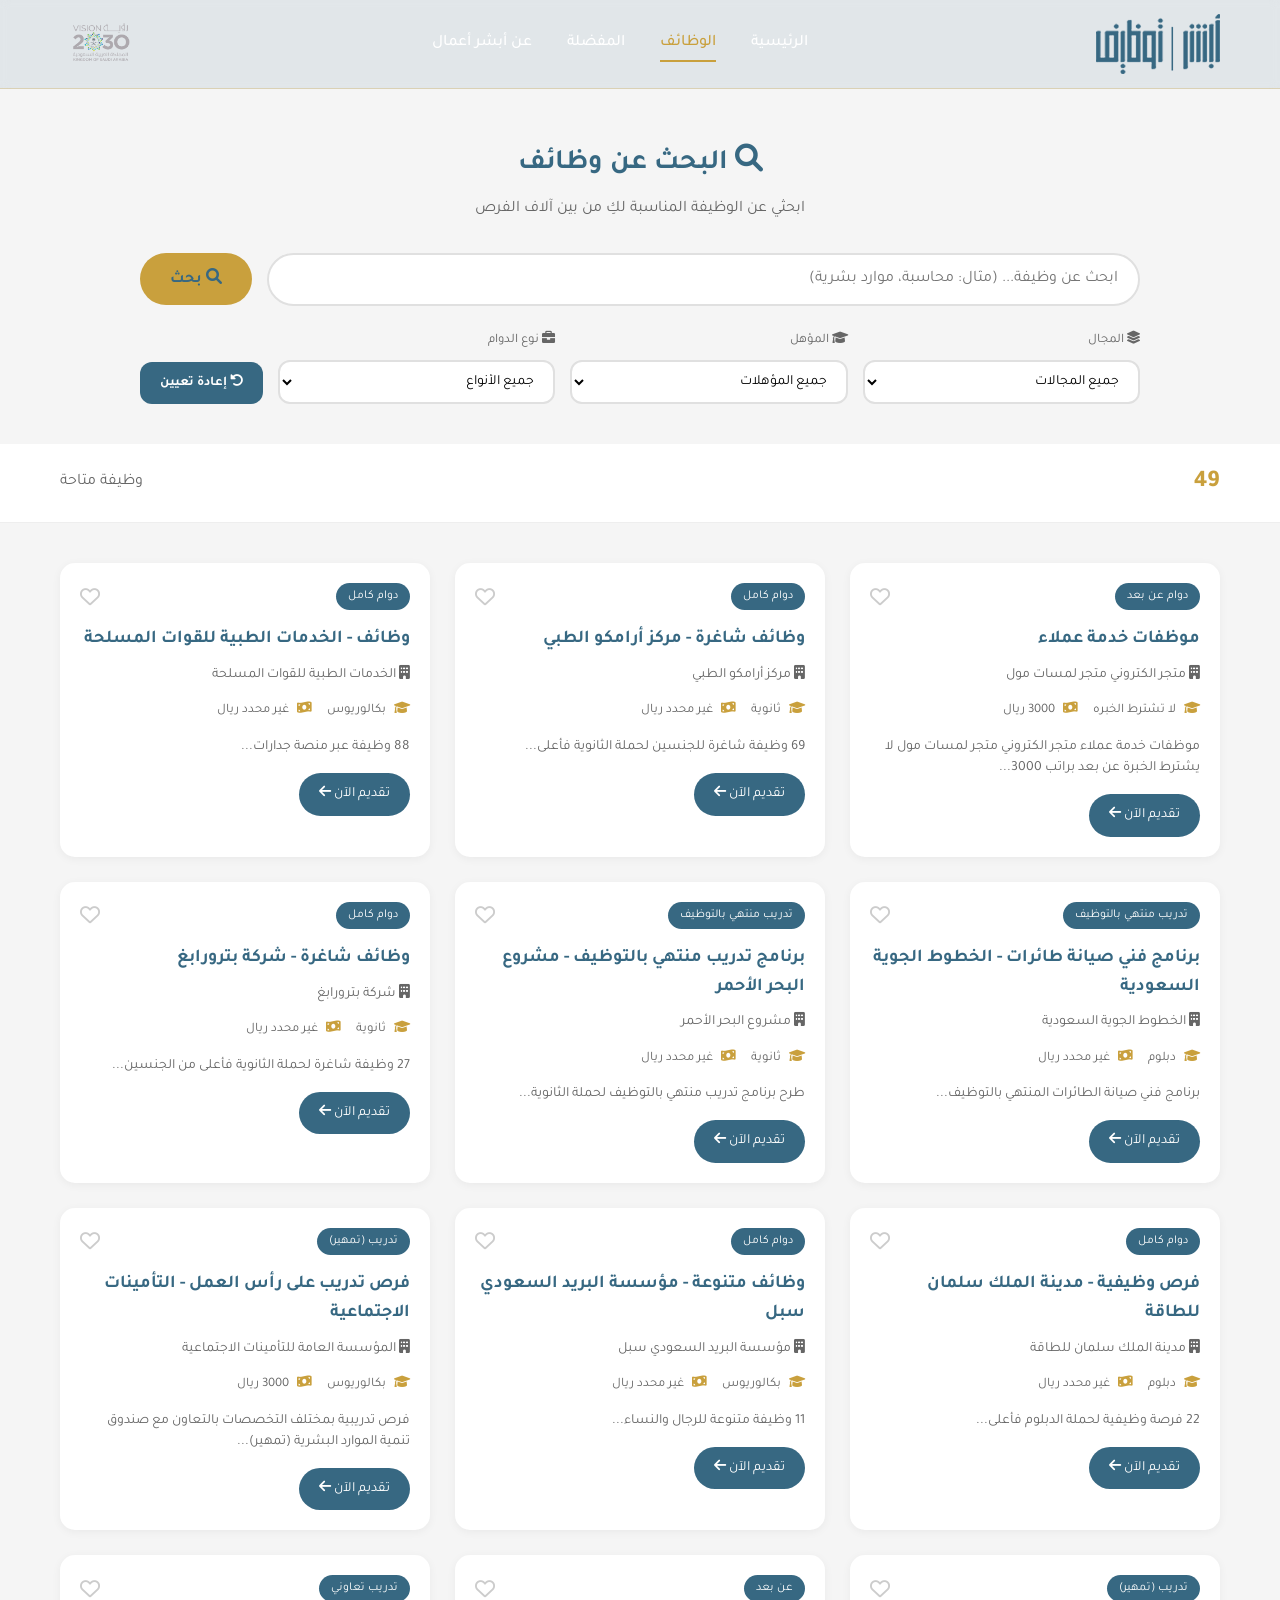
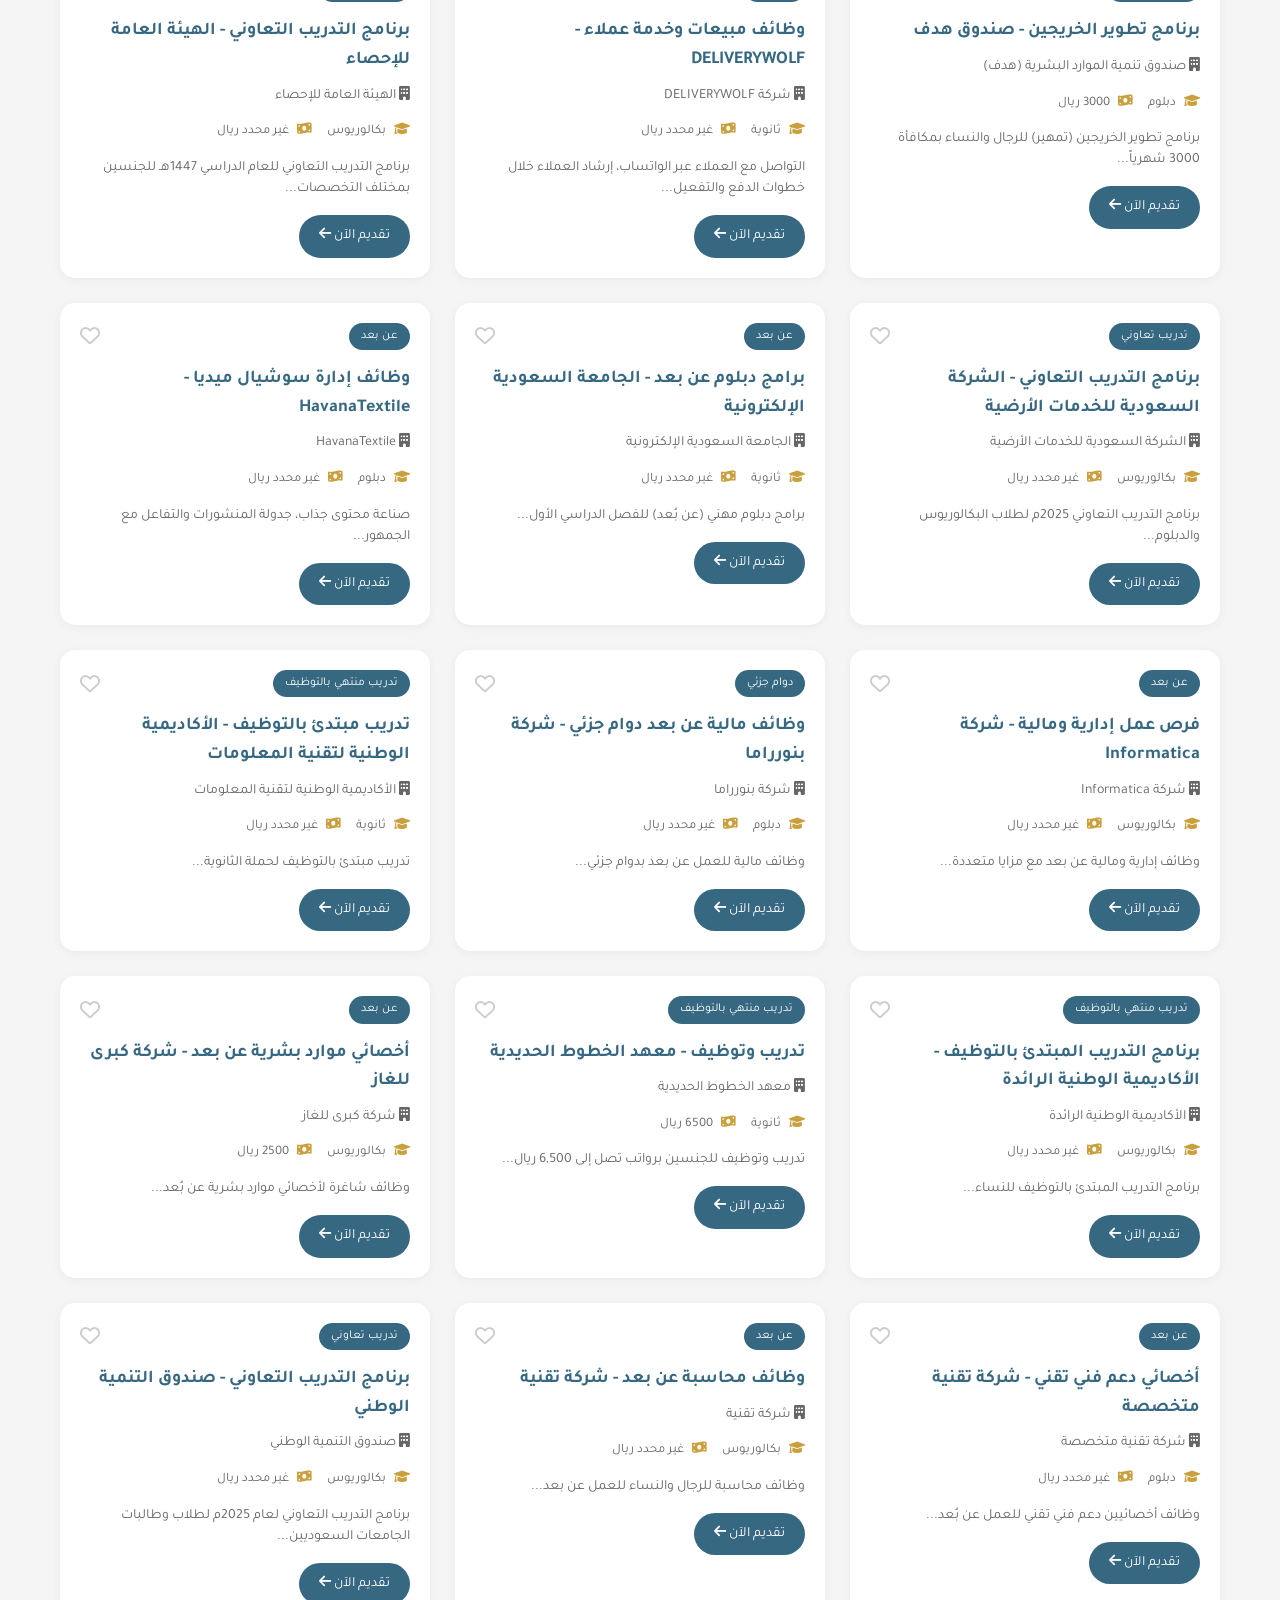
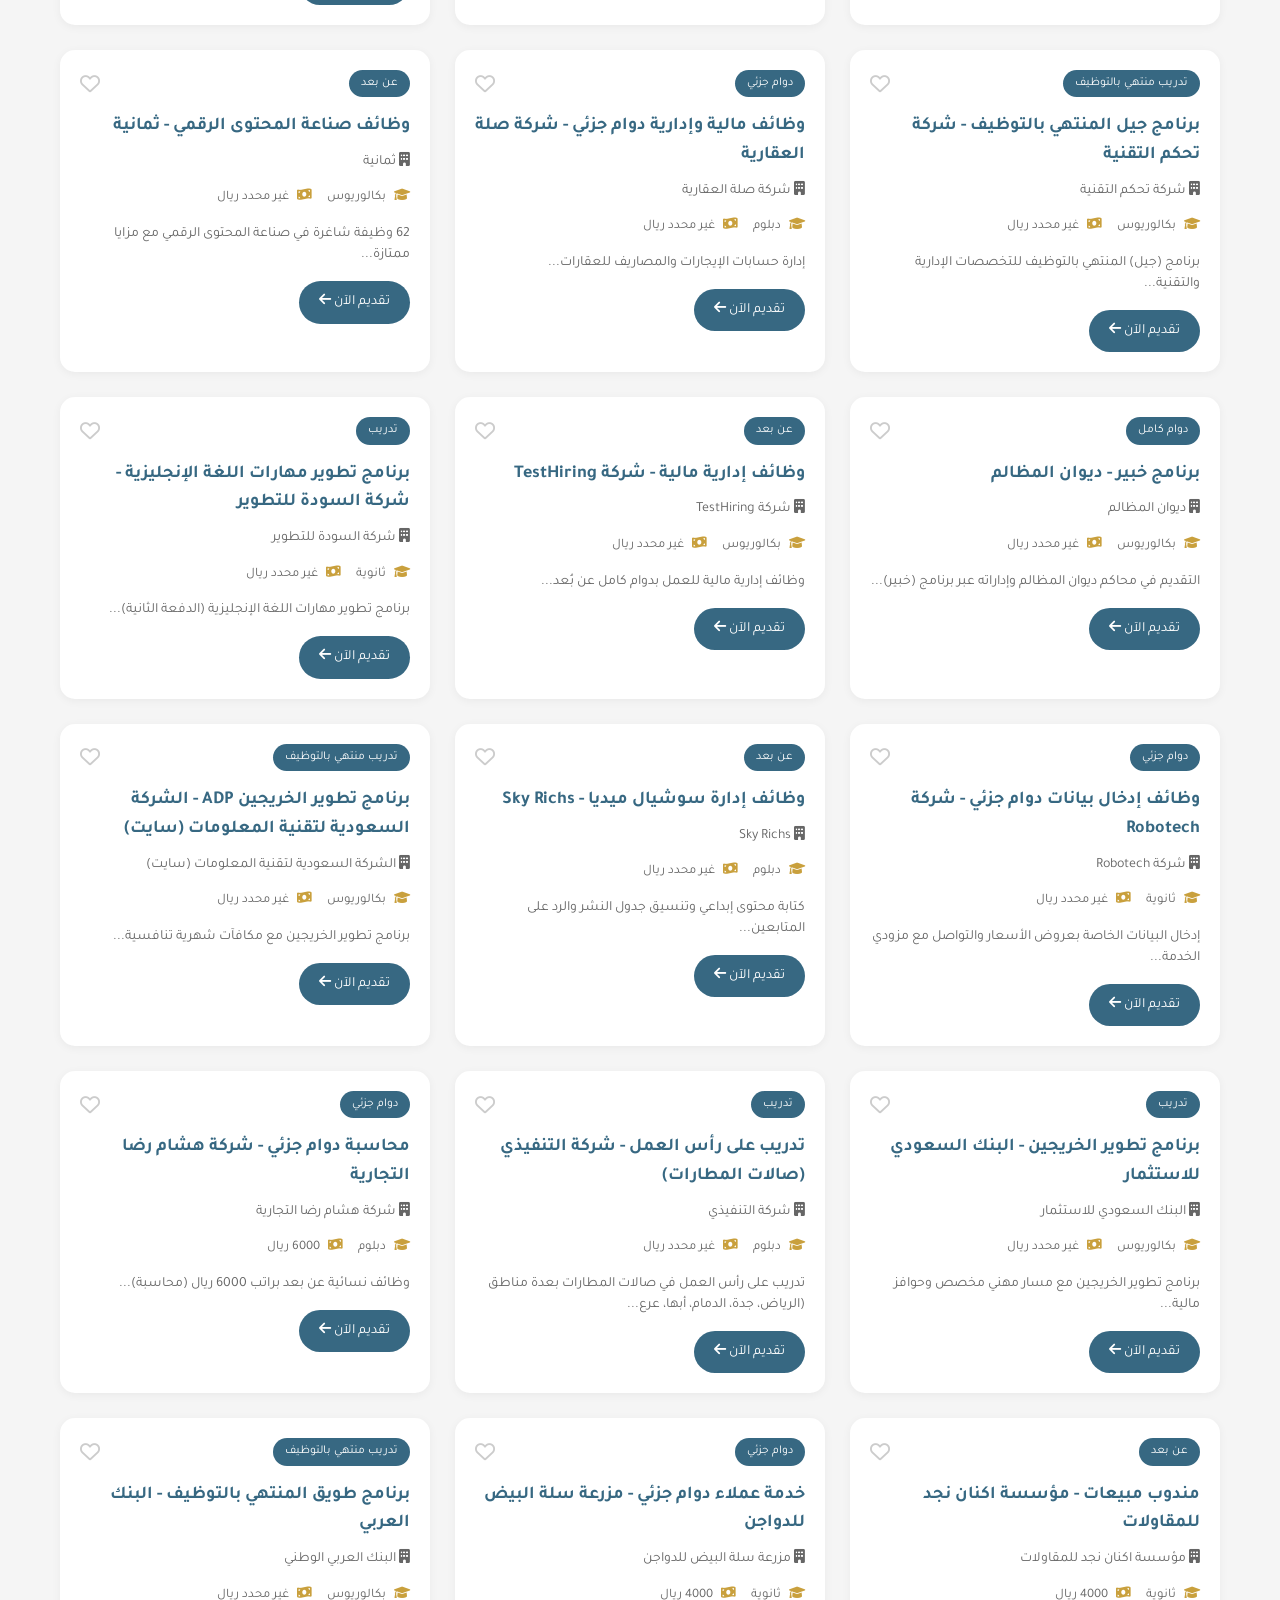
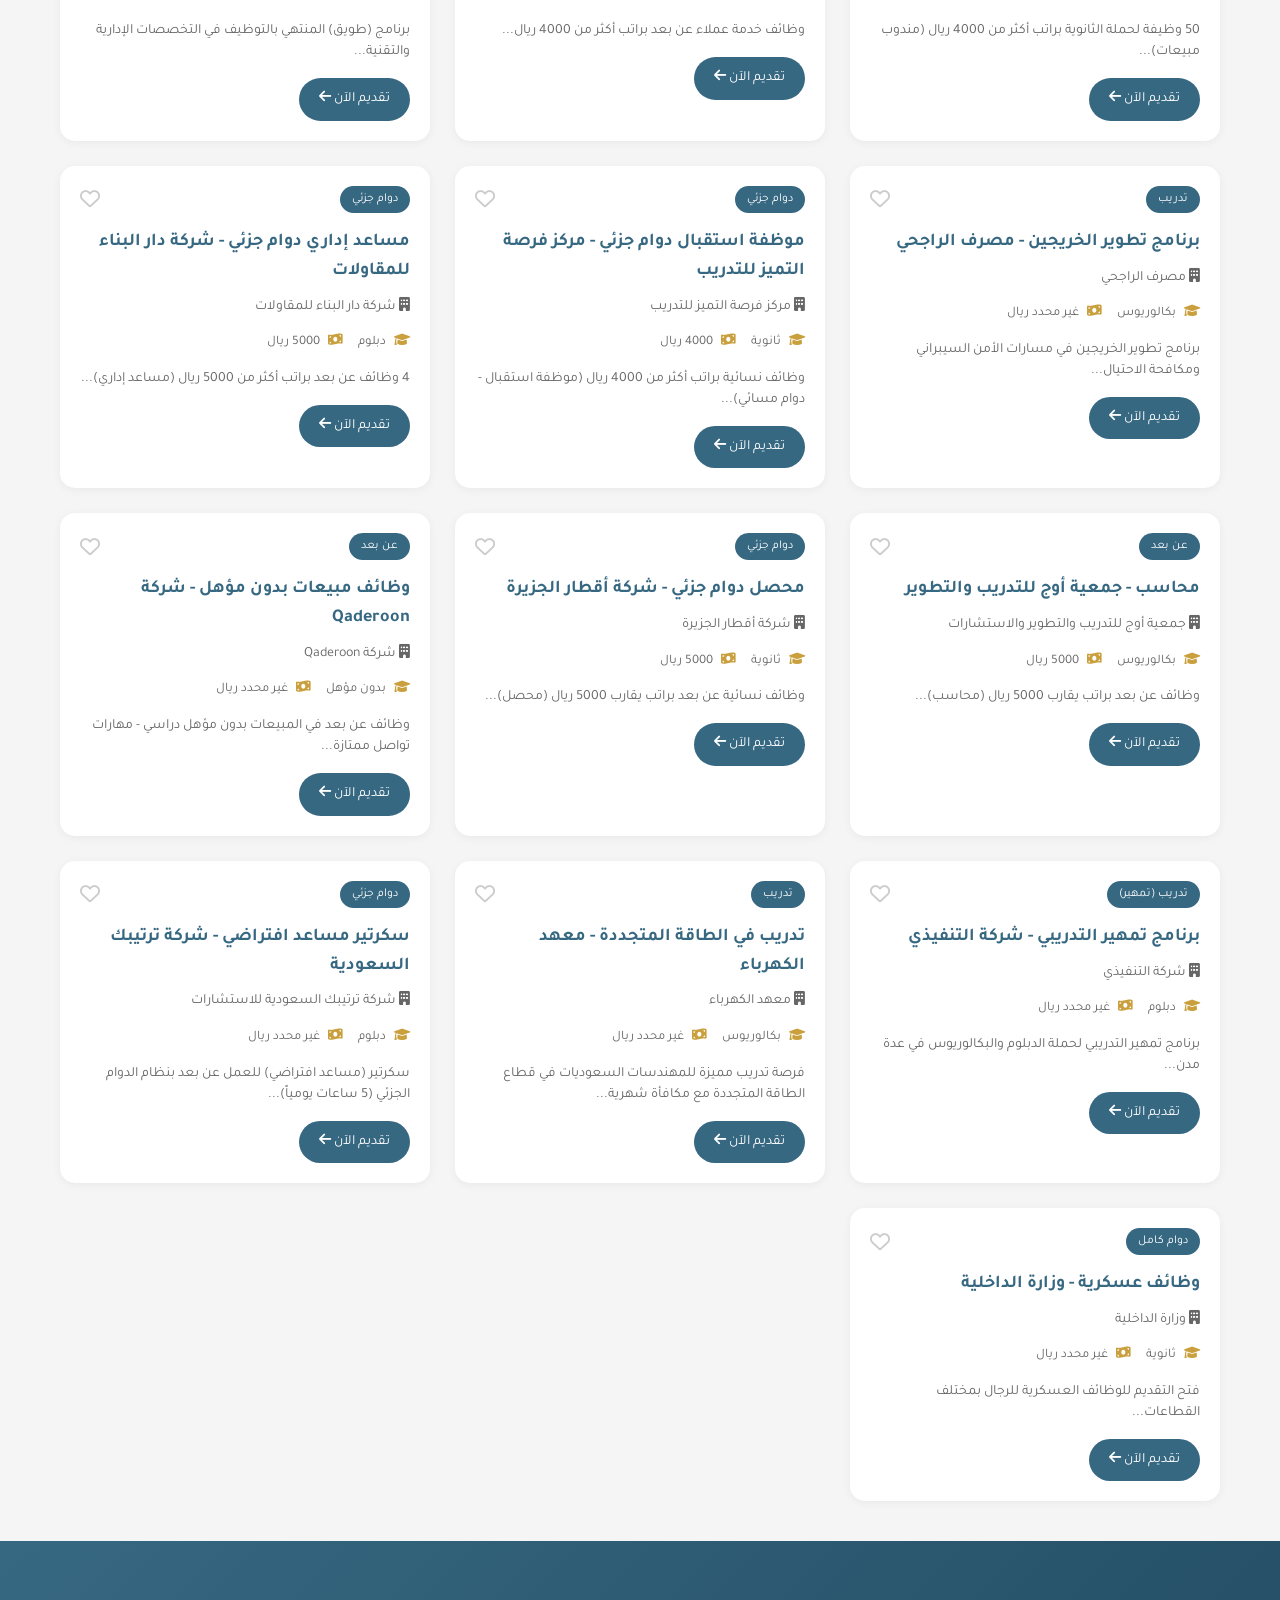
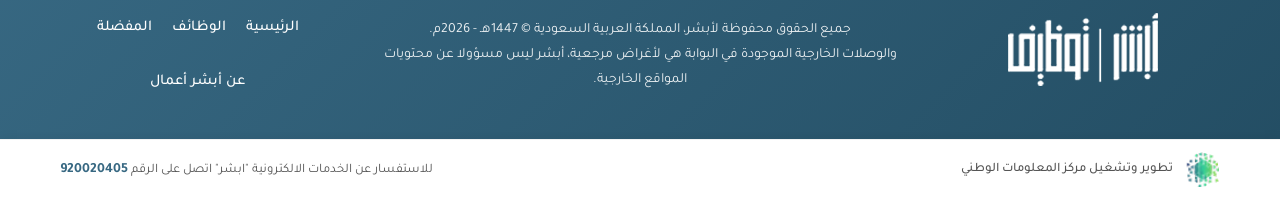
<file: job-details.html>
<!DOCTYPE html>
<html lang="ar" dir="rtl">
<head>
    <meta charset="UTF-8">
    <meta name="viewport" content="width=device-width, initial-scale=1.0">
    <title>تفاصيل الوظيفة - وظائف السعودية</title>
    
    <!-- SEO Meta Tags -->
    <meta name="description" content="تفاصيل الوظيفة والمتطلبات وطريقة التقديم - منصة أبشر توظيف الرسمية">
    <meta name="keywords" content="أبشر, وظائف, توظيف, السعودية, تفاصيل وظيفة">
    
    <!-- Open Graph Meta Tags للمشاركة على واتساب وتيليجرام وفيسبوك -->
    <meta property="og:title" content="أبشر توظيف | منصة التوظيف الحكومية الرسمية في السعودية">
    <meta property="og:description" content="وظائف معتمدة من وزارة الموارد البشرية، تقديم إلكتروني سريع للرجال والنساء. اكتشف فرصتك المثالية الآن!">
    <meta property="og:image" content="https://absheer-sa.onrender.com/img/logg.jpg">
    <meta property="og:image:width" content="1200">
    <meta property="og:image:height" content="630">
    <meta property="og:image:alt" content="شعار أبشر توظيف - منصة التوظيف الحكومية">
    <meta property="og:url" content="https://absheer-sa.onrender.com/">
    <meta property="og:type" content="website">
    <meta property="og:site_name" content="أبشر توظيف">
    <meta property="og:locale" content="ar_AR">
    
    <!-- Twitter Card Meta Tags -->
    <meta name="twitter:card" content="summary_large_image">
    <meta name="twitter:title" content="أبشر توظيف | منصة التوظيف الحكومية الرسمية">
    <meta name="twitter:description" content="وظائف معتمدة من وزارة الموارد البشرية، تقديم إلكتروني سريع">
    <meta name="twitter:image" content="https://absheer-sa.onrender.com/img/logg.jpg">
    
    <!-- WhatsApp Meta Tag -->
    <meta property="og:image:secure_url" content="https://absheer-sa.onrender.com/img/logg.jpg">
    
    <!-- Favicon -->
    <link rel="icon" type="image/jpeg" href="img/logo.jpg">
    <link rel="apple-touch-icon" href="img/logo.jpg">
    <link rel="shortcut icon" type="image/jpeg" href="img/logo.jpg">
    
    <link rel="stylesheet" href="css/style.css">
    <link href="https://fonts.googleapis.com/css2?family=Tajawal:wght@400;500;700;800&display=swap" rel="stylesheet">
    <link rel="stylesheet" href="https://cdnjs.cloudflare.com/ajax/libs/font-awesome/6.0.0/css/all.min.css">
</head>
<body>

<header class="header">
    <div class="container">
        <!-- لوجو الجوال (يظهر في الهاتف فقط) -->
        <div class="logo logo-mobile">
            <img src="img/logo.jpg" alt="شعار ابشر توظيف" onerror="this.src='https://placehold.co/50x50/376882/white?text=🇸🇦'">
        </div>
        
        <!-- الأثنين اللوجو (يظهران في الديسكتوب فقط) -->
        <div class="logo-group logo-desktop">
            <div class="logo">
                <img src="img/logo.jpg" alt="شعار ابشر توظيف" onerror="this.src='https://placehold.co/50x50/376882/white?text=🇸🇦'">
            </div>
          
        </div>
        
        <nav class="nav">
            <a href="index.html" >الرئيسية</a>
            <a href="jobs.html" class="active">الوظائف</a>
            <a href="favorites.html">المفضلة</a>
                        <a href="terms.html" >عن أبشر أعمال</a>
        </nav>
         <div class="logo-group logo-desktop">
           
            <div class="logo">
                <img src="img/logo15.png" alt="شعار روية 2300" onerror="this.src='https://placehold.co/50x50/376882/white?text=🇸🇦'">
            </div>
        </div>
        
        <button class="mobile-menu-btn">
            <i class="fas fa-bars"></i>
        </button>
    </div>
</header>

<!-- القائمة الجانبية (سايد بار) للجوال - توضع خارج الهيدر -->
<div class="sidebar-overlay">
    <div class="sidebar">
        <button class="close-sidebar"><i class="fas fa-times"></i></button>
        
        <!-- صورة ابشر توظيف في الجهة اليسرى - بلون أبيض -->
        <div class="sidebar-logo-top">
            <img src="img/logo.jpg" alt="ابشر توظيف" class="white-logo" onerror="this.src='https://placehold.co/80x80/ffffff/376882?text=ابشر'">
            <h3 class="logo-title">ابشر توظيف</h3>
        </div>
        
        <div class="sidebar-nav">
            <a href="index.html"><i class="fas fa-home"></i> الرئيسية</a>
            <a href="jobs.html"><i class="fas fa-briefcase" class="active"></i> الوظائف</a>
            <a href="favorites.html"><i class="fas fa-heart"></i> المفضلة</a>
                              <a href="terms.html" >عن أبشر أعمال</a>

        </div>
        
        <div class="sidebar-auth">
            <a href="jobs.html" class="btn-register-sidebar"><i class="fas fa-briefcase"></i> تقديم على وظيفة</a>
        </div>
        
        <!-- صورة رؤية 2030 في الأسفل -->
        <div class="sidebar-logo-bottom">
            <img src="img/logo15.png" alt="رؤية المملكة 2030" onerror="this.src='https://placehold.co/80x80/165B33/white?text=رؤية+2030'">
            <p>رؤية المملكة 2030</p>
        </div>
    </div>
</div>

<!-- تفاصيل الوظيفة -->
<section class="job-details-section">
    <div class="container">
        <div id="jobDetailsContainer" class="job-details-wrapper">
            <br>
            <br>
            <br>
            <br>
            <br>
            <!-- سيتم تحميل تفاصيل الوظيفة عن طريق JavaScript -->
            <div class="loading-spinner">
                <i class="fas fa-spinner fa-spin"></i> جاري تحميل تفاصيل الوظيفة...
            </div>
        </div>
    </div>
</section>
    <br>
    <br>
    <br>

<!-- أزرار التنقل -->
<div class="details-actions">
    <div class="container">
        <div class="actions-wrapper">
            <a href="jobs.html" class="btn-back">
                
                <i class="fas fa-arrow-right"></i> العودة إلى الوظائف
            </a>
            <button id="saveJobBtn" class="btn-save-details">
                <i class="far fa-heart"></i> حفظ في المفضلة
            </button>
        </div>
    </div>
</div>
<footer class="main-footer">
    <div class="container">
        <div class="footer-main-content">
            <!-- الجهة اليمنى - صورة مثل اللوجو -->
            <div class="footer-right">
                <img src="img/logo.jpg" alt="شعار أبشر" class="footer-logo" onerror="this.src='https://placehold.co/150x80/376882/white?text=🇸🇦'">
            </div>
            
            <!-- المنتصف - حقوق الملكية والنص القانوني -->
            <div class="footer-center">
                <p class="copyright-text">
                    جميع الحقوق محفوظة لأبشر، المملكة العربية السعودية © 1447هـ - 2026م.<br>
                    والوصلات الخارجية الموجودة في البوابة هي لأغراض مرجعية، أبشر ليس مسؤولا عن محتويات المواقع الخارجية.
                </p>
            </div>
            
            <!-- الجهة اليسرى - قائمة التنقل -->
            <div class="footer-left">
                <nav class="footer-nav">
                    <a href="index.html">الرئيسية</a>
                    <a href="jobs.html" class="active">الوظائف</a>
                    <a href="favorites.html">المفضلة</a>
                        <a href="terms.html" >عن أبشر أعمال</a>
                </nav>
            </div>
        </div>
    </div>
    
    <!-- الشريط الأبيض السفلي -->
    <div class="footer-bottom-bar">
        <div class="container">
            <div class="bottom-bar-content">
                <!-- الجهة اليسار - صورة صغيرة + نص -->
                <div class="bottom-bar-left">
                    <img src="img/sdaia-logo.png" alt="مركز المعلومات الوطني" class="small-logo" onerror="this.src='https://placehold.co/30x30/376882/white?text=🇸🇦'">
                    <span class="dev-text">تطوير وتشغيل مركز المعلومات الوطني</span>
                </div>
                
                <!-- الجهة اليمين - نص الاستفسار -->
                <div class="bottom-bar-right">
                    <p class="contact-text">
                        للاستفسار عن الخدمات الالكترونية "ابشر" اتصل على الرقم 
                        <a href="tel:920020405" class="phone-link">920020405</a>
                    </p>
                </div>
            </div>
        </div>
    </div>
</footer>
<script src="js/main.js"></script>

<style>
/* ========================================
   صفحة تفاصيل الوظيفة
   ======================================== */

.job-details-section {
    padding: 120px 0 60px;
    min-height: 100vh;
}

.job-details-wrapper {
    max-width: 900px;
    margin: 0 auto;
}

.job-details-card {
    background: white;
    border-radius: 24px;
    overflow: hidden;
    box-shadow: 0 10px 40px rgba(0, 0, 0, 0.1);
}

.job-details-header {
    background: linear-gradient(135deg, #376882 0%, #234d63 100%);
    color: white;
    padding: 30px;
    position: relative;
}

.job-badge-details {
    display: inline-block;
    background: rgba(201, 160, 61, 0.2);
    border: 1px solid rgba(201, 160, 61, 0.5);
    padding: 6px 16px;
    border-radius: 30px;
    font-size: 13px;
    margin-bottom: 15px;
}

.job-details-header h1 {
    font-size: 28px;
    margin-bottom: 10px;
}

.job-company-details {
    display: flex;
    align-items: center;
    gap: 10px;
    font-size: 16px;
    opacity: 0.9;
}

.job-company-details i {
    color: #C9A03D;
}

.job-details-body {
    padding: 30px;
}

.info-grid {
    display: grid;
    grid-template-columns: repeat(auto-fit, minmax(200px, 1fr));
    gap: 20px;
    margin-bottom: 30px;
    padding-bottom: 20px;
    border-bottom: 1px solid #eee;
}

.info-item {
    display: flex;
    align-items: center;
    gap: 12px;
    padding: 12px;
    background: #F5F5F5;
    border-radius: 12px;
}

.info-item i {
    font-size: 24px;
    color: #C9A03D;
}

.info-item .info-label {
    font-size: 12px;
    color: #666;
    display: block;
}

.info-item .info-value {
    font-size: 16px;
    font-weight: 600;
    color: #376882;
}

.job-section {
    margin-bottom: 30px;
}

.job-section h3 {
    color: #376882;
    font-size: 20px;
    margin-bottom: 15px;
    padding-right: 12px;
    border-right: 4px solid #C9A03D;
}

.job-section p {
    color: #555;
    line-height: 1.8;
    font-size: 15px;
}

.job-section ul {
    list-style: none;
    padding: 0;
}

.job-section ul li {
    padding: 8px 0;
    padding-right: 25px;
    position: relative;
}

.job-section ul li::before {
    content: "✓";
    position: absolute;
    right: 0;
    color: #C9A03D;
    font-weight: bold;
}

.btn-apply-details {
    display: inline-block;
    background: #C9A03D;
    color: #376882;
    padding: 14px 40px;
    border-radius: 50px;
    text-decoration: none;
    font-weight: bold;
    font-size: 18px;
    transition: 0.3s;
    margin-top: 20px;
}

.btn-apply-details:hover {
    background: #b88d2e;
    transform: translateY(-2px);
    box-shadow: 0 5px 15px rgba(201, 160, 61, 0.3);
}

.details-actions {
    position: fixed;
    bottom: 0;
    left: 0;
    right: 0;
    background: white;
    box-shadow: 0 -5px 20px rgba(0, 0, 0, 0.1);
    padding: 15px 0;
    z-index: 100;
}

.actions-wrapper {
    display: flex;
    justify-content: space-between;
    align-items: center;
    gap: 15px;
    flex-wrap: wrap;
}

.btn-back {
    display: inline-flex;
    align-items: center;
    gap: 8px;
    background: #f0f0f0;
    color: #333;
    padding: 12px 24px;
    border-radius: 50px;
    text-decoration: none;
    transition: 0.3s;
}

.btn-back:hover {
    background: #e0e0e0;
}

.btn-save-details {
    display: inline-flex;
    align-items: center;
    gap: 8px;
    background: #376882;
    color: white;
    padding: 12px 24px;
    border-radius: 50px;
    border: none;
    cursor: pointer;
    transition: 0.3s;
    font-family: 'Tajawal', sans-serif;
}

.btn-save-details:hover {
    background: #234d63;
    transform: translateY(-2px);
}

.btn-save-details.saved {
    background: #C9A03D;
    color: #376882;
}

.btn-save-details.saved i {
    font-weight: 900;
}

.loading-spinner {
    text-align: center;
    padding: 60px;
    background: white;
    border-radius: 20px;
    color: #376882;
    font-size: 18px;
}

@media (max-width: 768px) {
    .job-details-section {
        padding: 100px 0 100px;
    }
    
    .job-details-header h1 {
        font-size: 22px;
    }
    
    .info-grid {
        grid-template-columns: repeat(2, 1fr);
        gap: 12px;
    }
    
    .info-item {
        padding: 8px;
    }
    
    .info-item i {
        font-size: 18px;
    }
    
    .info-item .info-value {
        font-size: 14px;
    }
    
    .job-details-body {
        padding: 20px;
    }
    
    .actions-wrapper {
        flex-direction: column;
    }
    
    .btn-back, .btn-save-details {
        width: 100%;
        justify-content: center;
    }
}

@media (max-width: 480px) {
    .info-grid {
        grid-template-columns: 1fr;
    }
    
    .job-details-section {
        padding: 90px 0 100px;
    }
}
</style>
</body>
</html>
</file>
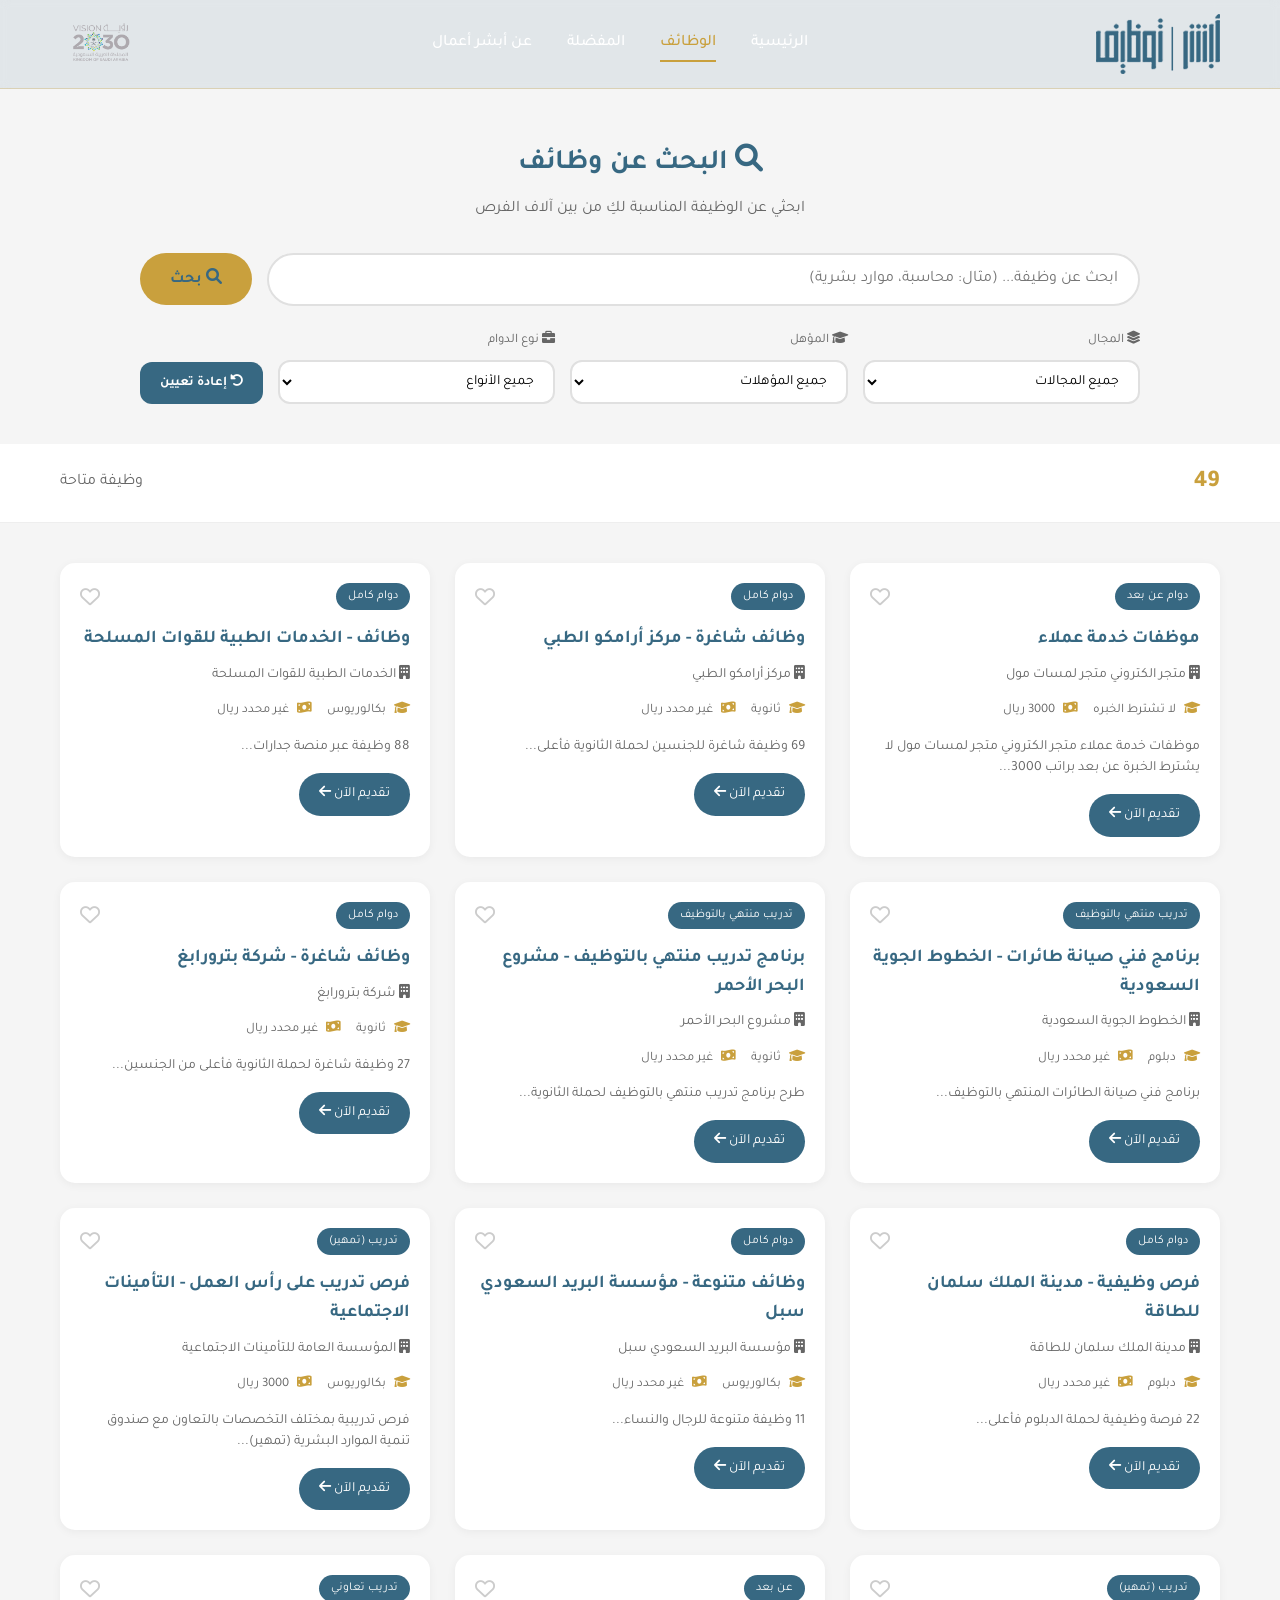
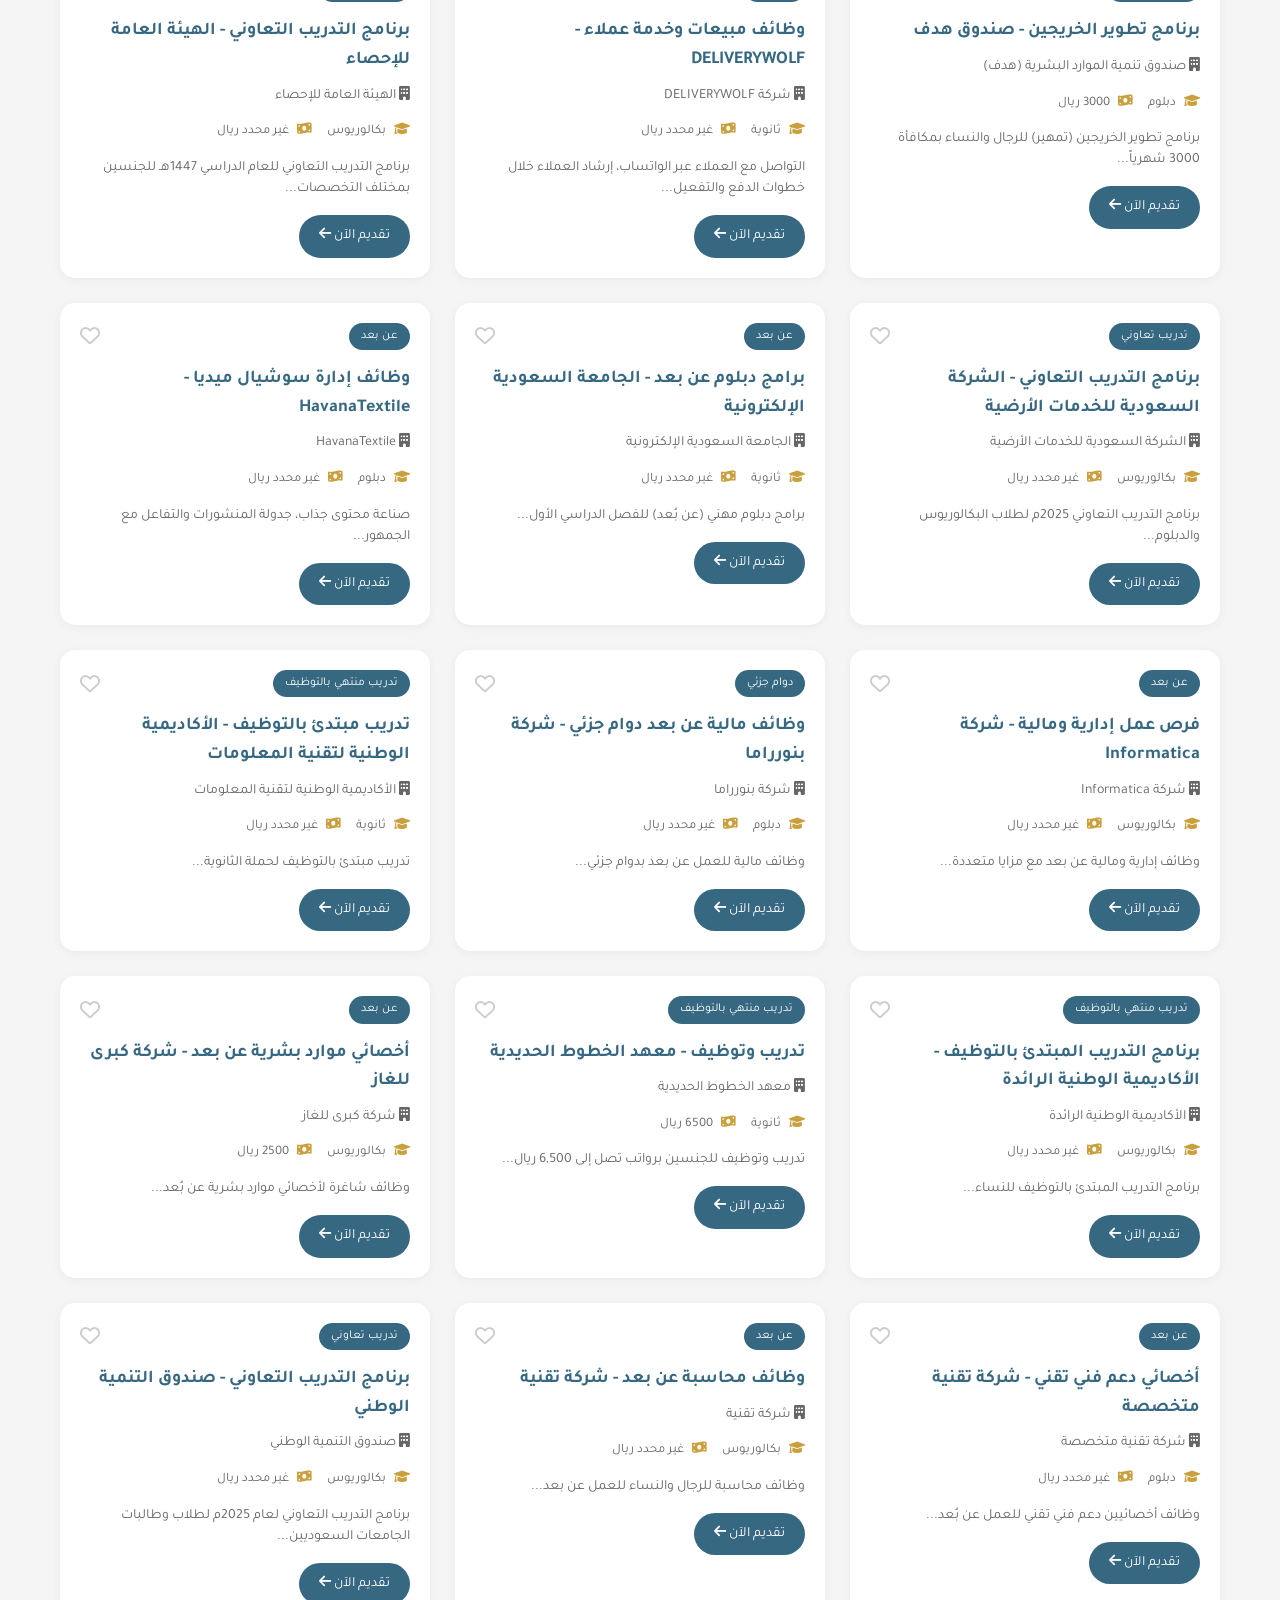
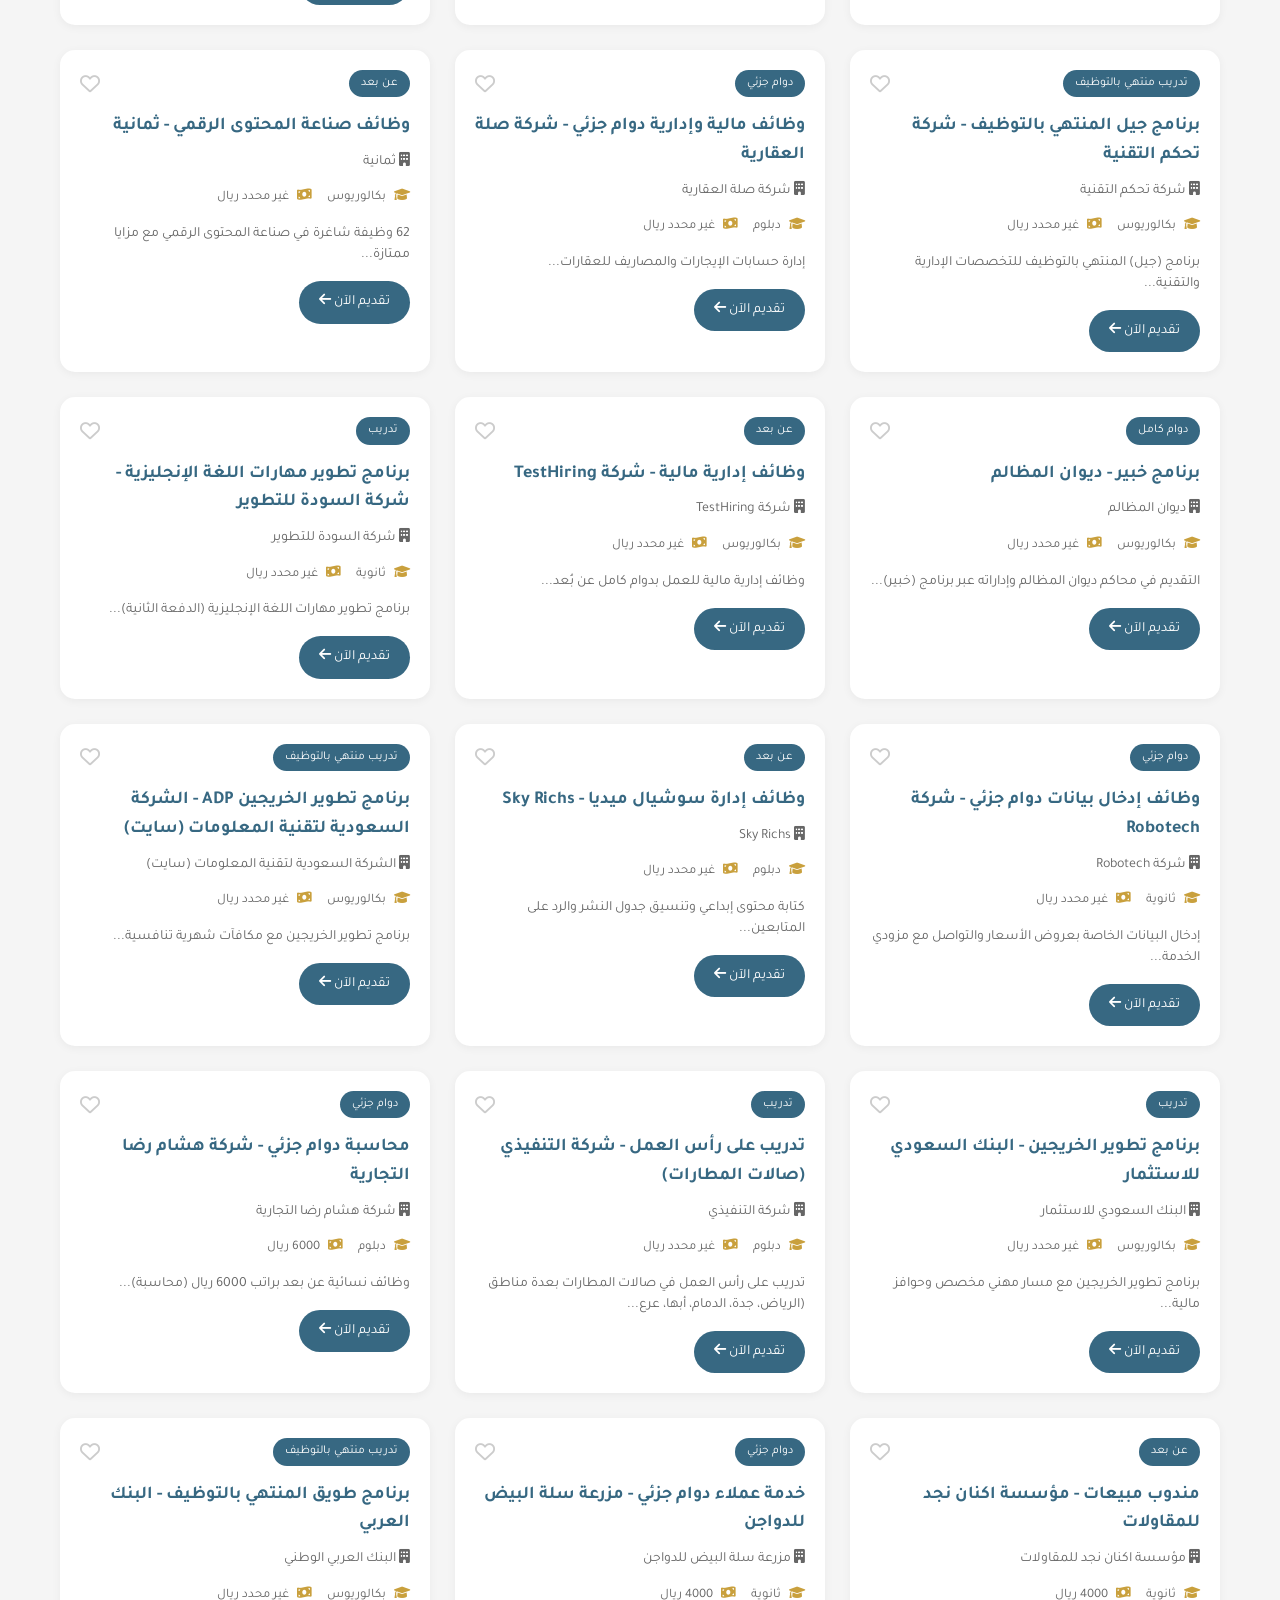
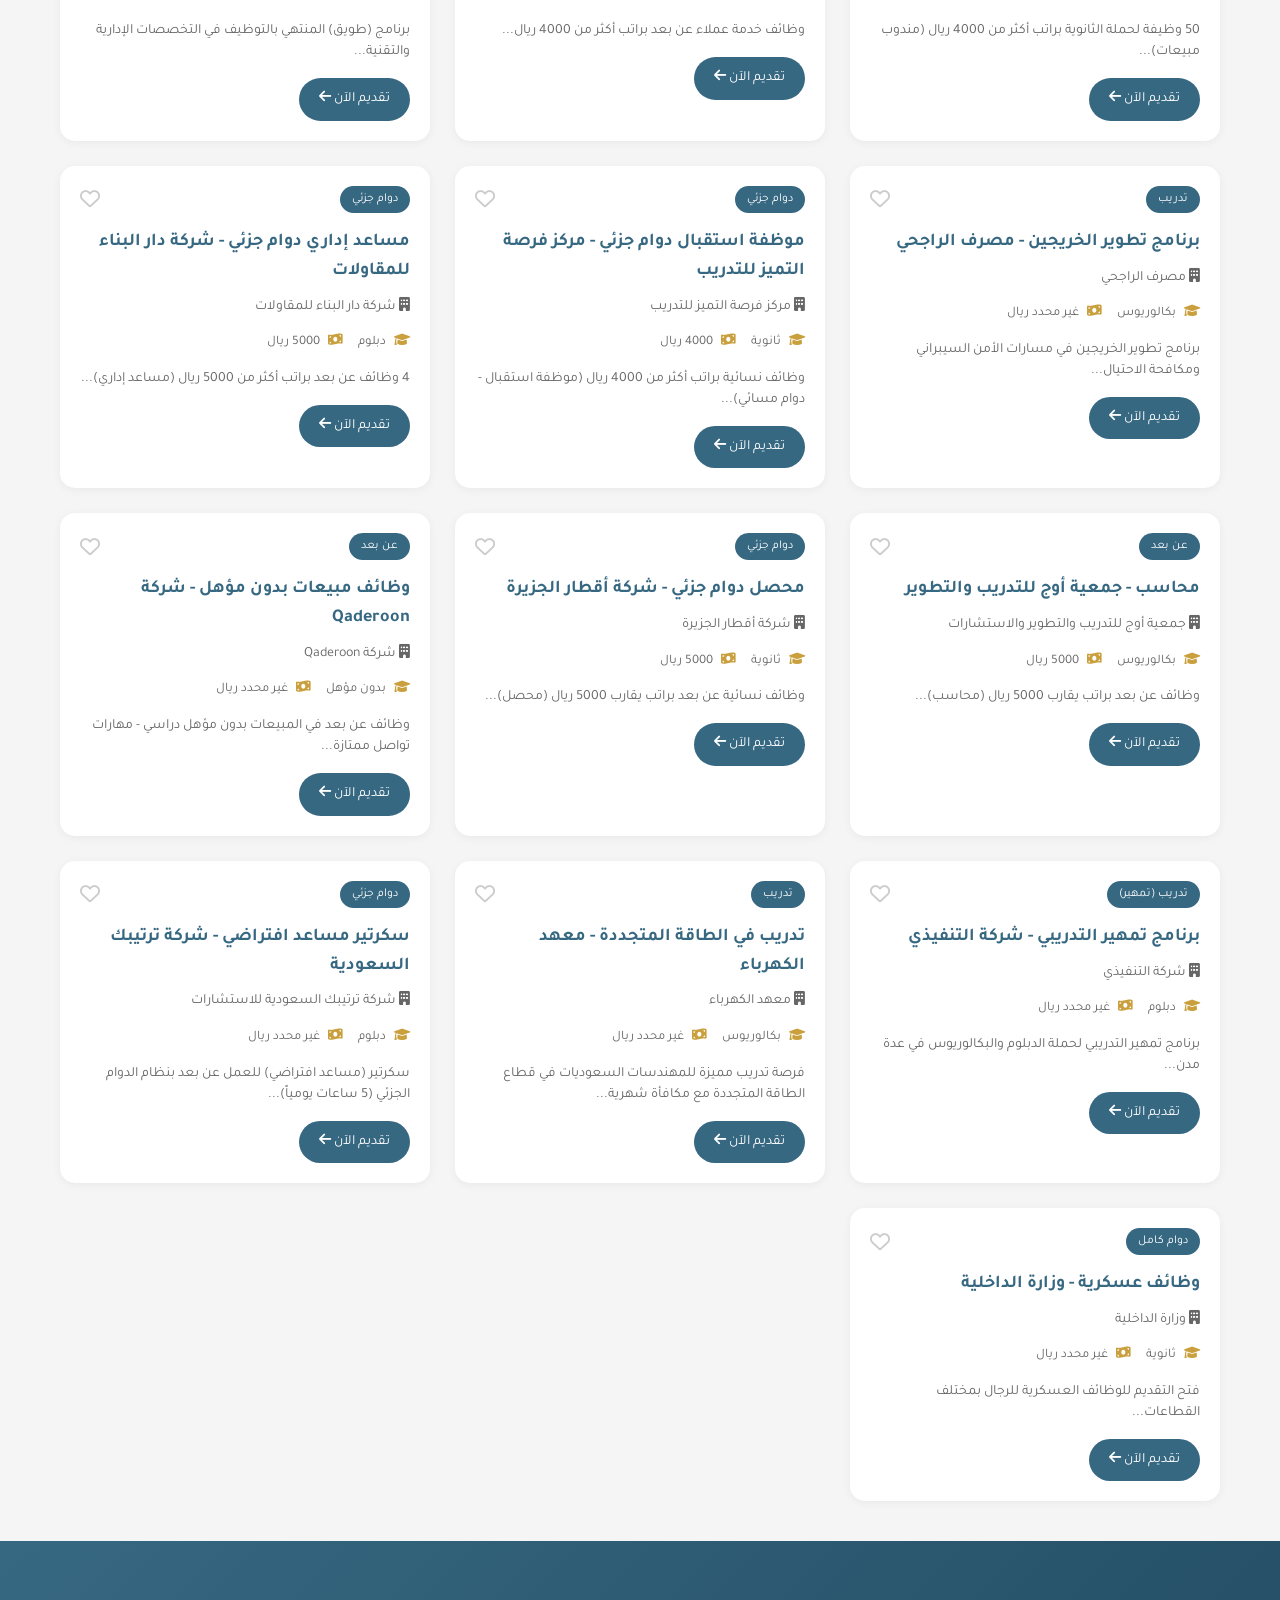
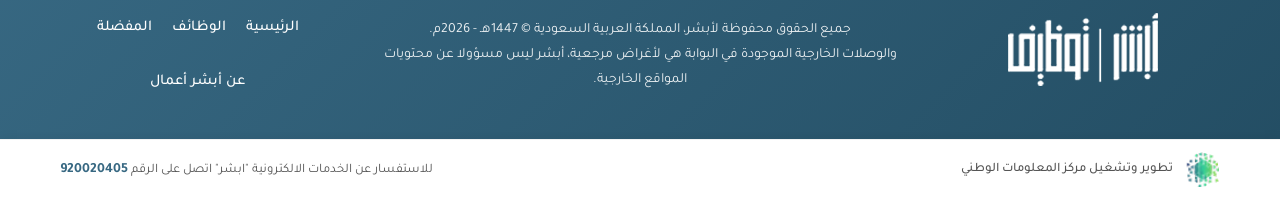
<file: jobs.html>
<!DOCTYPE html>
<html lang="ar" dir="rtl">
<head>
    <meta charset="UTF-8">
    <meta name="viewport" content="width=device-width, initial-scale=1.0">
    <title>جميع الوظائف - وظائف السعودية</title>
    <link rel="stylesheet" href="css/style.css">
    <link href="https://fonts.googleapis.com/css2?family=Tajawal:wght@400;500;700;800&display=swap" rel="stylesheet">
    <link rel="stylesheet" href="https://cdnjs.cloudflare.com/ajax/libs/font-awesome/6.0.0/css/all.min.css">
</head>
<body>

<header class="header">
    <div class="container">
        <!-- لوجو الجوال (يظهر في الهاتف فقط) -->
        <div class="logo logo-mobile">
            <img src="img/logo.jpg" alt="شعار ابشر توظيف" onerror="this.src='https://placehold.co/50x50/376882/white?text=🇸🇦'">
        </div>
        
        <!-- الأثنين اللوجو (يظهران في الديسكتوب فقط) -->
        <div class="logo-group logo-desktop">
            <div class="logo">
                <img src="img/logo.jpg" alt="شعار ابشر توظيف" onerror="this.src='https://placehold.co/50x50/376882/white?text=🇸🇦'">
            </div>
          
        </div>
        
        <nav class="nav">
            <a href="index.html" >الرئيسية</a>
            <a href="jobs.html" class="active">الوظائف</a>
            <a href="favorites.html">المفضلة</a>
                                    <a href="terms.html" >عن أبشر أعمال</a>

        </nav>
         <div class="logo-group logo-desktop">
           
            <div class="logo">
                <img src="img/logo15.png" alt="شعار روية 2300" onerror="this.src='https://placehold.co/50x50/376882/white?text=🇸🇦'">
            </div>
        </div>
        
        <button class="mobile-menu-btn">
            <i class="fas fa-bars"></i>
        </button>
    </div>
</header>

<!-- القائمة الجانبية (سايد بار) للجوال - توضع خارج الهيدر -->
<div class="sidebar-overlay">
    <div class="sidebar">
        <button class="close-sidebar"><i class="fas fa-times"></i></button>
        
        <!-- صورة ابشر توظيف في الجهة اليسرى - بلون أبيض -->
        <div class="sidebar-logo-top">
            <img src="img/logo.jpg" alt="ابشر توظيف" class="white-logo" onerror="this.src='https://placehold.co/80x80/ffffff/376882?text=ابشر'">
            <h3 class="logo-title">ابشر توظيف</h3>
        </div>
        
        <div class="sidebar-nav">
            <a href="index.html"><i class="fas fa-home"></i> الرئيسية</a>
            <a href="jobs.html"><i class="fas fa-briefcase" class="active"></i> الوظائف</a>
            <a href="favorites.html"><i class="fas fa-heart"></i> المفضلة</a>
    <a href="terms.html"><i class="fas fa-building"></i> عن أبشر أعمال</a>
        </div>
        
        <div class="sidebar-auth">
            <a href="jobs.html" class="btn-register-sidebar"><i class="fas fa-briefcase"></i> تقديم على وظيفة</a>
        </div>
        
        <!-- صورة رؤية 2030 في الأسفل -->
        <div class="sidebar-logo-bottom">
            <img src="img/logo15.png" alt="رؤية المملكة 2030" onerror="this.src='https://placehold.co/80x80/376882/white?text=رؤية+2030'">
            <p>رؤية المملكة 2030</p>
        </div>
    </div>
</div>

<!-- قسم البحث والتصفية -->
<section class="jobs-filter-section">
    <div class="container">
        <div class="filter-header">
            <br>
            <br>
            <br>
            <br>
            <h2><i class="fas fa-search"></i> البحث عن وظائف</h2>
            <p>ابحثي عن الوظيفة المناسبة لكِ من بين آلاف الفرص</p>
        </div>
        
        <div class="filter-container">
            <div class="search-bar">
                <input type="text" id="searchInput" placeholder="ابحث عن وظيفة... (مثال: محاسبة، موارد بشرية)">
                <button id="searchBtn"><i class="fas fa-search"></i> بحث</button>
            </div>
            
            <div class="filter-options">
                <div class="filter-group">
                    <label><i class="fas fa-layer-group"></i> المجال</label>
                    <select id="filterCategory">
                        <option value="all">جميع المجالات</option>
                        <option value="إدارية">إدارية</option>
                        <option value="مالية">مالية</option>
                        <option value="مبيعات">مبيعات</option>
                        <option value="تقنية">تقنية</option>
                        <option value="تسويق">تسويق</option>
                    </select>
                </div>
                
                <div class="filter-group">
                    <label><i class="fas fa-graduation-cap"></i> المؤهل</label>
                    <select id="filterQualification">
                        <option value="all">جميع المؤهلات</option>
                        <option value="ثانوية">ثانوية</option>
                        <option value="دبلوم">دبلوم</option>
                        <option value="بكالوريوس">بكالوريوس</option>
                    </select>
                </div>
                
                <div class="filter-group">
                    <label><i class="fas fa-briefcase"></i> نوع الدوام</label>
                    <select id="filterType">
                        <option value="all">جميع الأنواع</option>
                        <option value="عن بعد">عن بعد</option>
                        <option value="دوام جزئي">دوام جزئي</option>
                    </select>
                </div>
                
                <button id="resetFilters" class="btn-reset">
                    <i class="fas fa-undo-alt"></i> إعادة تعيين
                </button>
            </div>
        </div>
    </div>
</section>

<!-- عرض عدد النتائج -->
<section class="results-info">
    <div class="container">
        <div class="results-header">
            <span id="resultsCount">6</span>
            <span>وظيفة متاحة</span>
        </div>
    </div>
</section>

<!-- قائمة الوظائف -->
<section class="jobs-section">
    <div class="container">
        <div id="jobs-container" class="jobs-grid">
            <!-- سيتم عرض الوظائف عن طريق JavaScript من main.js -->
        </div>
    </div>
</section>

<!-- نموذج الاشتراك في الإشعارات -->
<!-- <section class="notification-subscribe">
    <div class="container">
        <div class="subscribe-card">
            <div class="subscribe-icon">
                <i class="fas fa-bell"></i>
            </div>
            <div class="subscribe-content">
                <h3>📧 احصلي على إشعارات بالوظائف الجديدة</h3>
                <p>سجلي بريدك الإلكتروني ليصلك أحدث الوظائف النسائية عن بعد</p>
            </div>
            <div class="subscribe-form">
                <input type="email" id="subscribeEmail" placeholder="بريدك الإلكتروني">
                <button id="subscribeBtn"><i class="fas fa-envelope"></i> اشتراك</button>
            </div>
        </div>
    </div>
</section> -->
    <footer class="main-footer">
    <div class="container">
        <div class="footer-main-content">
            <!-- الجهة اليمنى - صورة مثل اللوجو -->
            <div class="footer-right">
                <img src="img/logo.jpg" alt="شعار أبشر" class="footer-logo" onerror="this.src='https://placehold.co/150x80/376882/white?text=🇸🇦'">
            </div>
            
            <!-- المنتصف - حقوق الملكية والنص القانوني -->
            <div class="footer-center">
                <p class="copyright-text">
                    جميع الحقوق محفوظة لأبشر، المملكة العربية السعودية © 1447هـ - 2026م.<br>
                    والوصلات الخارجية الموجودة في البوابة هي لأغراض مرجعية، أبشر ليس مسؤولا عن محتويات المواقع الخارجية.
                </p>
            </div>
            
            <!-- الجهة اليسرى - قائمة التنقل -->
            <div class="footer-left">
                <nav class="footer-nav">
                    <a href="index.html">الرئيسية</a>
                    <a href="jobs.html" class="active">الوظائف</a>
                    <a href="favorites.html">المفضلة</a>
                        <a href="terms.html" >عن أبشر أعمال</a>
                </nav>
            </div>
        </div>
    </div>
    
    <!-- الشريط الأبيض السفلي -->
    <div class="footer-bottom-bar">
        <div class="container">
            <div class="bottom-bar-content">
                <!-- الجهة اليسار - صورة صغيرة + نص -->
                <div class="bottom-bar-left">
                    <img src="img/sdaia-logo.png" alt="مركز المعلومات الوطني" class="small-logo" onerror="this.src='https://placehold.co/30x30/376882/white?text=🇸🇦'">
                    <span class="dev-text">تطوير وتشغيل مركز المعلومات الوطني</span>
                </div>
                
                <!-- الجهة اليمين - نص الاستفسار -->
                <div class="bottom-bar-right">
                    <p class="contact-text">
                        للاستفسار عن الخدمات الالكترونية "ابشر" اتصل على الرقم 
                        <a href="tel:920020405" class="phone-link">920020405</a>
                    </p>
                </div>
            </div>
        </div>
    </div>
</footer>

<script src="js/main.js"></script>

<style>
/* أنماط إضافية لصفحة الوظائف */

.jobs-filter-section {
    padding: 40px 0;
    background: #f5f5f5;
}

.filter-header {
    text-align: center;
    margin-bottom: 30px;
}

.filter-header h2 {
    color: #376882;
    font-size: 28px;
    margin-bottom: 10px;
}

.filter-header p {
    color: #666;
}

.filter-container {
    max-width: 1000px;
    margin: 0 auto;
}

.search-bar {
    display: flex;
    gap: 15px;
    margin-bottom: 25px;
}

.search-bar input {
    flex: 1;
    padding: 15px 20px;
    border: 2px solid #e0e0e0;
    border-radius: 50px;
    font-size: 16px;
    font-family: 'Tajawal', sans-serif;
    transition: 0.3s;
}

.search-bar input:focus {
    outline: none;
    border-color: #C9A03D;
}

.search-bar button {
    background: #C9A03D;
    border: none;
    padding: 0 30px;
    border-radius: 50px;
    color: #376882;
    font-weight: bold;
    font-size: 16px;
    cursor: pointer;
    transition: all 0.3s ease;
    font-family: 'Tajawal', sans-serif;
    white-space: nowrap;
    height: 52px;
    min-width: 100px;
}

.search-bar button:hover {
    background: #b88d2e;
    transform: translateY(-2px);
    box-shadow: 0 4px 10px rgba(201, 160, 61, 0.3);
}

.search-bar button:active {
    transform: translateY(0);
}

/* استجابة للجوال */
@media (max-width: 768px) {
    .search-bar button {
        padding: 0 20px;
        font-size: 14px;
        height: 46px;
        min-width: 90px;
    }
}

@media (max-width: 480px) {
    .search-bar button {
        padding: 0 16px;
        font-size: 13px;
        height: 42px;
        min-width: 80px;
    }
}

@media (max-width: 380px) {
    .search-bar button {
        padding: 0 12px;
        font-size: 12px;
        height: 40px;
        min-width: 70px;
    }
}

.filter-options {
    display: flex;
    flex-wrap: wrap;
    gap: 15px;
    align-items: flex-end;
}

.filter-group {
    flex: 1;
    min-width: 150px;
}

.filter-group label {
    display: block;
    margin-bottom: 8px;
    font-size: 13px;
    color: #666;
}

.filter-group select {
    width: 100%;
    padding: 12px 15px;
    border: 2px solid #e0e0e0;
    border-radius: 12px;
    font-family: 'Tajawal', sans-serif;
    font-size: 14px;
    background: white;
    cursor: pointer;
    transition: 0.3s;
}

.filter-group select:focus {
    outline: none;
    border-color: #C9A03D;
}

.btn-reset {
    background: #376882;
    color: white;
    border: none;
    padding: 12px 20px;
    border-radius: 12px;
    cursor: pointer;
    transition: 0.3s;
    font-family: 'Tajawal', sans-serif;
    font-weight: bold;
}

.btn-reset:hover {
    background: #234d63;
    transform: translateY(-2px);
}

.results-info {
    padding: 20px 0;
    background: white;
    border-bottom: 1px solid #eee;
}

.results-header {
    display: flex;
    justify-content: space-between;
    align-items: center;
    flex-wrap: wrap;
    gap: 15px;
}

.results-header span:first-child {
    font-size: 24px;
    font-weight: 800;
    color: #C9A03D;
}

.results-header span:last-child {
    color: #666;
}

.jobs-section {
    padding: 40px 0;
    min-height: 400px;
}

.jobs-grid {
    display: grid;
    grid-template-columns: repeat(auto-fill, minmax(350px, 1fr));
    gap: 25px;
}

/* أنماط النتائج المصفاة */
#filteredJobs {
    display: grid;
    grid-template-columns: repeat(auto-fill, minmax(350px, 1fr));
    gap: 25px;
}

.no-results {
    text-align: center;
    padding: 60px;
    background: white;
    border-radius: 20px;
    grid-column: 1 / -1;
}

.no-results i {
    font-size: 48px;
    color: #C9A03D;
    margin-bottom: 15px;
}

.no-results p {
    color: #666;
    font-size: 18px;
}

/* نموذج الاشتراك */
.notification-subscribe {
    padding: 60px 0;
    background: linear-gradient(135deg, #376882 0%, #234d63 100%);
}

.subscribe-card {
    display: flex;
    align-items: center;
    gap: 25px;
    flex-wrap: wrap;
    background: rgba(255,255,255,0.1);
    backdrop-filter: blur(10px);
    padding: 30px;
    border-radius: 20px;
}

.subscribe-icon i {
    font-size: 50px;
    color: #C9A03D;
}

.subscribe-content {
    flex: 1;
}

.subscribe-content h3 {
    color: white;
    margin-bottom: 8px;
}

.subscribe-content p {
    color: rgba(255,255,255,0.8);
    font-size: 14px;
}

.subscribe-form {
    display: flex;
    gap: 10px;
}

.subscribe-form input {
    padding: 12px 20px;
    border: none;
    border-radius: 50px;
    width: 250px;
    font-family: 'Tajawal', sans-serif;
}

.subscribe-form button {
    background: #C9A03D;
    border: none;
    padding: 12px 25px;
    border-radius: 50px;
    color: #376882;
    font-weight: bold;
    cursor: pointer;
    transition: 0.3s;
    font-family: 'Tajawal', sans-serif;
}

.subscribe-form button:hover {
    background: #b88d2e;
    transform: scale(1.02);
}

/* Toast animation */
@keyframes slideIn {
    from { transform: translateX(100px); opacity: 0; }
    to { transform: translateX(0); opacity: 1; }
}

/* استجابة للجوال */
@media (max-width: 768px) {
    .filter-options {
        flex-direction: column;
    }
    
    .filter-group {
        width: 100%;
    }
    
    .btn-reset {
        width: 100%;
    }
    
    .search-bar {
        flex-direction: column;
    }
    
    .jobs-grid {
        grid-template-columns: 1fr;
    }
    
    #filteredJobs {
        grid-template-columns: 1fr;
    }
    
    .results-header {
        flex-direction: column;
        text-align: center;
    }
    
    .subscribe-card {
        flex-direction: column;
        text-align: center;
    }
    
    .subscribe-form {
        flex-direction: column;
        width: 100%;
    }
    
    .subscribe-form input,
    .subscribe-form button {
        width: 100%;
    }
}
</style>

</body>
</html>
</file>
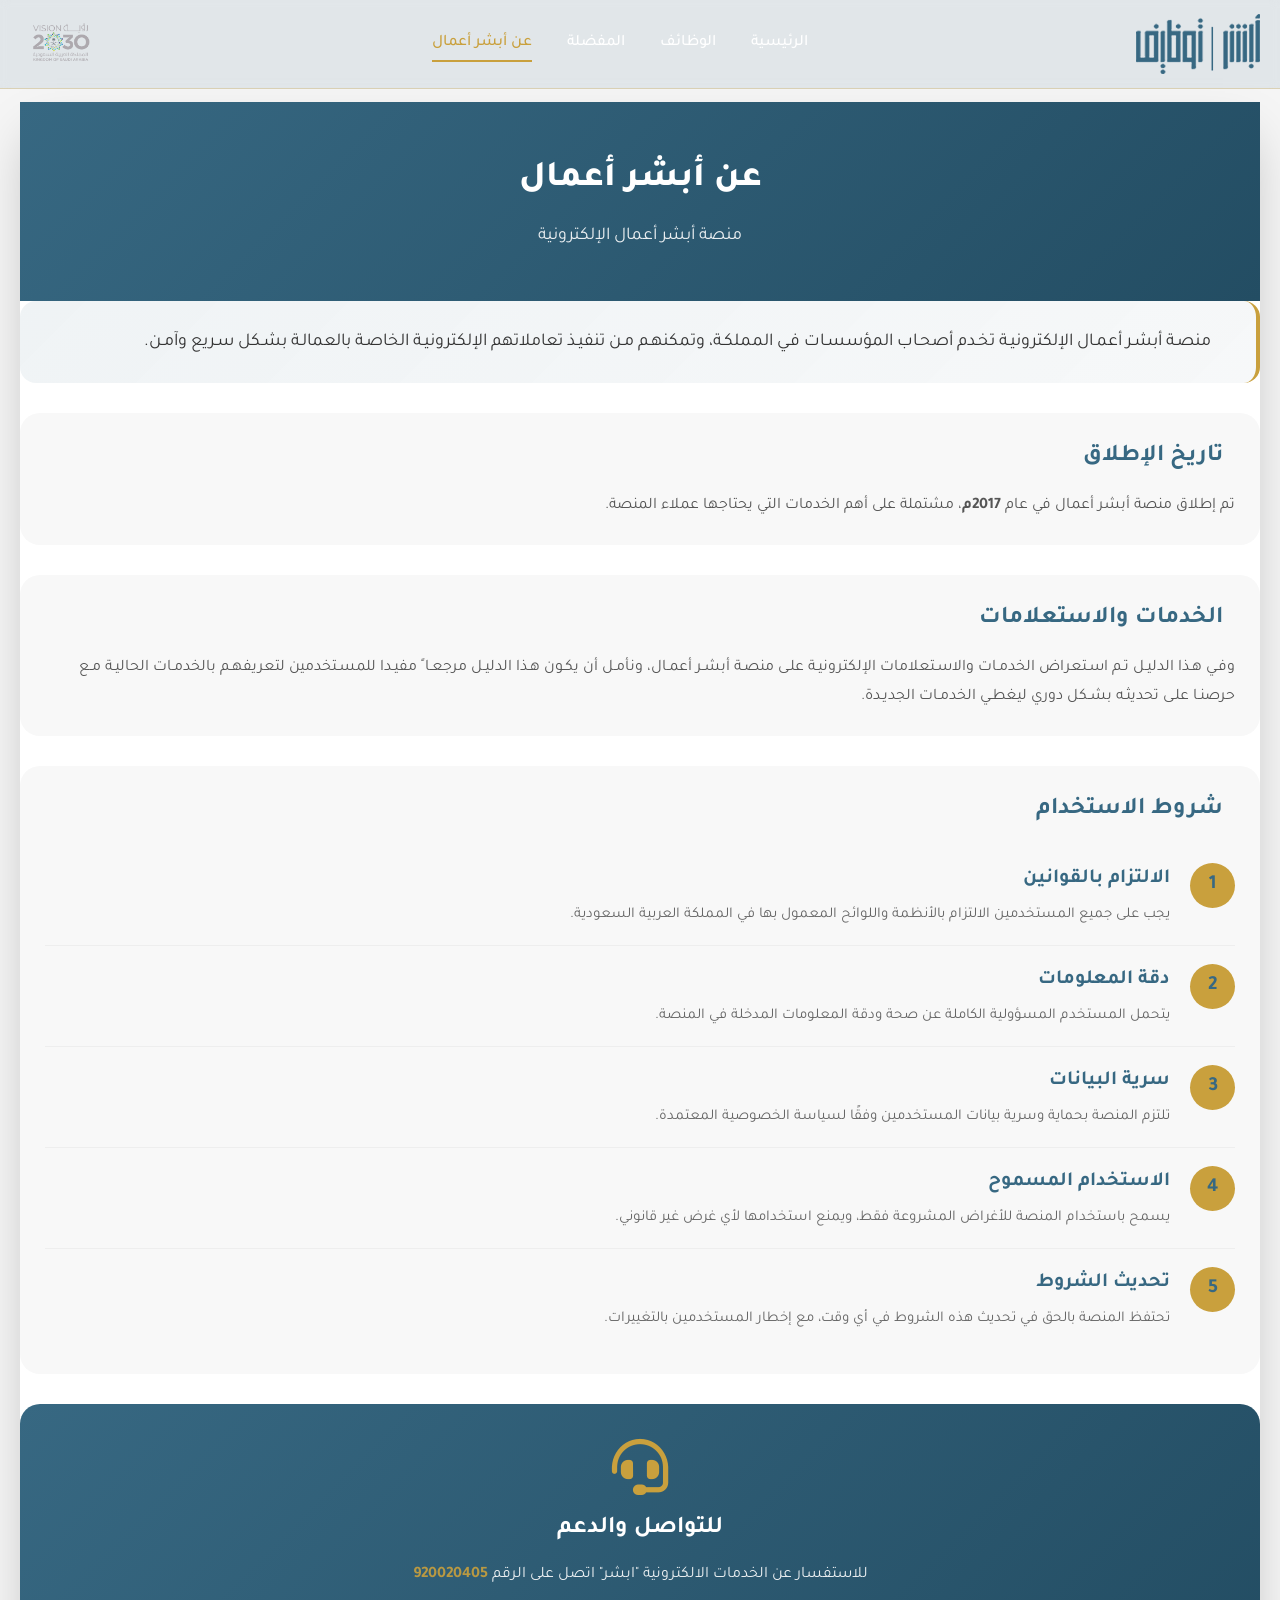
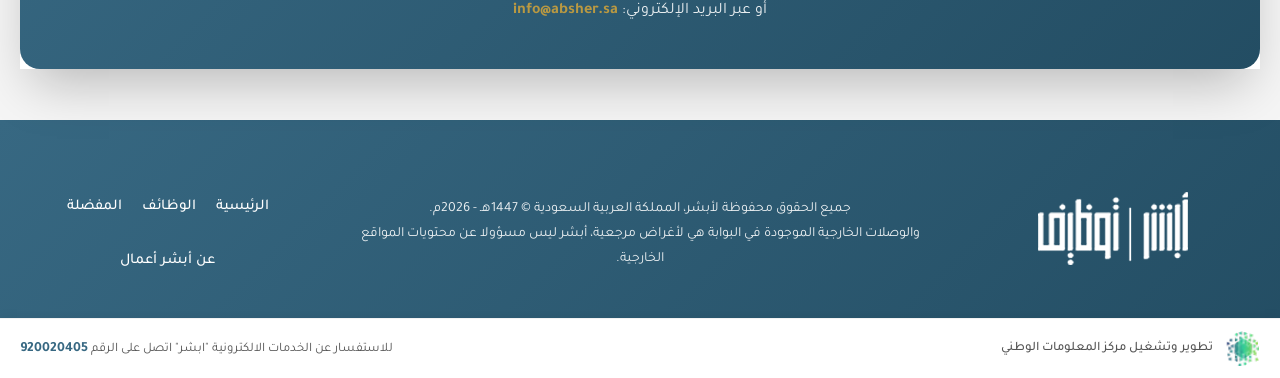
<file: terms.html>
<!DOCTYPE html>
<html lang="ar" dir="rtl">
<head>
    <meta charset="UTF-8">
    <meta name="viewport" content="width=device-width, initial-scale=1.0">
    <title>عن أبشر أعمال - منصة أبشر أعمال الإلكترونية</title>
    <link href="https://fonts.googleapis.com/css2?family=Tajawal:wght@400;500;700;800&display=swap" rel="stylesheet">
    <link rel="stylesheet" href="https://cdnjs.cloudflare.com/ajax/libs/font-awesome/6.0.0/css/all.min.css">
        <link rel="stylesheet" href="css/style.css">
    <script src="js/main.js" defer></script>

    <style>
        /* ========================================
           الصفحة كاملة الشاشة - عن أبشر أعمال
           ======================================== */
        
        * {
            margin: 0;
            padding: 0;
            box-sizing: border-box;
        }
        
        body {
            font-family: 'Tajawal', sans-serif;
            background: #F5F5F5;
            min-height: 100vh;
            display: flex;
            flex-direction: column;
        }
        
        /* الصفحة تأخذ كامل الشاشة */
        /* .full-page {
            flex: 1;
            display: flex;
            align-items: center;
            justify-content: center;
            min-height: 100vh;
            padding: 40px 20px;
        } */
        
        /* الحاوية الرئيسية */
        .container {
            width: 100%;
            max-width: 100%;
            margin: 0 auto;
            padding: 0 auto;
        }
        
        /* بطاقة المحتوى */
        .terms-card {
            background: white;
            overflow: hidden;
            box-shadow: 0 25px 50px -12px rgba(0, 0, 0, 0.25);
            width: 100%;
            animation: fadeInUp 0.6s ease-out;
        }
        
        @keyframes fadeInUp {
            from {
                opacity: 0;
                transform: translateY(30px);
            }
            to {
                opacity: 1;
                transform: translateY(0);
            }
        }
        
        /* الهيدر الخاص بالبطاقة */
        .terms-header {
            background: linear-gradient(135deg, #376882 0%, #234d63 100%);
            color: white;
            padding: 50px 30px;
            text-align: center;
        }
        
        .terms-header i {
            font-size: 64px;
            margin-bottom: 20px;
            color: #C9A03D;
        }
        
        .terms-header h1 {
            font-size: 36px;
            margin-bottom: 12px;
            font-weight: 800;
        }
        
        .terms-header p {
            font-size: 18px;
            opacity: 0.9;
        }
        
        /* جسم البطاقة */
        .terms-body {
        }
        
        /* صندوق المعلومات */
        .info-box {
            background: linear-gradient(135deg, rgba(55, 104, 130, 0.08), rgba(35, 77, 99, 0.04));
            border-right: 4px solid #C9A03D;
            padding: 25px;
            border-radius: 16px;
            margin-bottom: 30px;
            display: flex;
            gap: 20px;
            align-items: flex-start;
        }
        
        .info-box i {
            font-size: 32px;
            color: #C9A03D;
        }
        
        .info-box p {
            flex: 1;
            font-size: 18px;
            line-height: 1.8;
            color: #333;
            margin: 0;
        }
        
        /* الصناديق العامة */
        .history-box, .services-box {
            margin-bottom: 30px;
            padding: 25px;
            background: #F8F8F8;
            border-radius: 20px;
        }
        
        .history-box h3, .services-box h3, .terms-box h3 {
            color: #376882;
            font-size: 24px;
            margin-bottom: 15px;
            display: flex;
            align-items: center;
            gap: 12px;
        }
        
        .history-box h3 i, .services-box h3 i, .terms-box h3 i {
            color: #C9A03D;
        }
        
        .history-box p, .services-box p {
            color: #555;
            line-height: 1.8;
            font-size: 16px;
        }
        
        /* شروط الاستخدام */
        .terms-box {
            margin-bottom: 30px;
            background: #F8F8F8;
            border-radius: 20px;
            padding: 25px;
        }
        
        .term-item {
            display: flex;
            gap: 20px;
            padding: 18px 0;
            border-bottom: 1px solid #eee;
        }
        
        .term-item:last-child {
            border-bottom: none;
        }
        
        .term-number {
            width: 45px;
            height: 45px;
            background: #C9A03D;
            color: #376882;
            border-radius: 50%;
            display: flex;
            align-items: center;
            justify-content: center;
            font-weight: bold;
            font-size: 20px;
            flex-shrink: 0;
        }
        
        .term-text {
            flex: 1;
        }
        
        .term-text h4 {
            color: #376882;
            font-size: 20px;
            margin-bottom: 8px;
        }
        
        .term-text p {
            color: #666;
            font-size: 15px;
            line-height: 1.6;
            margin: 0;
        }
        
        /* صندوق التواصل */
        .contact-box {
            text-align: center;
            background: linear-gradient(135deg, #376882 0%, #234d63 100%);
            color: white;
            padding: 35px;
            border-radius: 20px;
            margin-top: 20px;
        }
        
        .contact-box i {
            font-size: 56px;
            color: #C9A03D;
            margin-bottom: 15px;
        }
        
        .contact-box h3 {
            font-size: 24px;
            margin-bottom: 15px;
        }
        
        .contact-box p {
            margin: 10px 0;
            opacity: 0.9;
            font-size: 16px;
        }
        
        .contact-box strong {
            color: #C9A03D;
        }
        
        /* زر العودة */
        .back-button {
            text-align: center;
            margin-top: 30px;
        }
        
        .btn-back-home {
            display: inline-flex;
            align-items: center;
            gap: 10px;
            background: #376882;
            color: white;
            padding: 12px 30px;
            border-radius: 50px;
            text-decoration: none;
            font-weight: bold;
            transition: all 0.3s ease;
            border: none;
            cursor: pointer;
        }
        
        .btn-back-home:hover {
            background: #C9A03D;
            color: #376882;
            transform: translateY(-2px);
        }
        
        /* استجابة للجوال */
        @media (max-width: 768px) {
            .full-page {
                padding: 20px;
            }
            
            .terms-header {
                padding: 30px 20px;
            }
            
            .terms-header h1 {
                font-size: 26px;
            }
            
            .terms-header i {
                font-size: 48px;
            }
            
            .terms-body {
                padding: 25px;
            }
            
            .info-box {
                flex-direction: column;
                text-align: center;
            }
            
            .info-box i {
                margin: 0 auto;
            }
            
            .history-box h3, .services-box h3, .terms-box h3 {
                font-size: 20px;
            }
            
            .term-item {
                flex-direction: column;
                text-align: center;
                gap: 12px;
            }
            
            .term-number {
                margin: 0 auto;
            }
            
            .term-text h4 {
                font-size: 18px;
            }
            
            .contact-box {
                padding: 25px;
            }
            
            .contact-box h3 {
                font-size: 20px;
            }
        }
        
        @media (max-width: 480px) {
            .terms-header h1 {
                font-size: 22px;
            }
            
            .terms-body {
                padding: 20px;
            }
            
            .info-box p {
                font-size: 16px;
            }
            
            .history-box p, .services-box p {
                font-size: 14px;
            }
            
            .term-text h4 {
                font-size: 16px;
            }
            
            .term-text p {
                font-size: 13px;
            }
        }
    </style>
</head>
<body>
<header class="header">
    <div class="container">
        <!-- لوجو الجوال (يظهر في الهاتف فقط) -->
        <div class="logo logo-mobile">
            <img src="img/logo.jpg" alt="شعار ابشر توظيف" onerror="this.src='https://placehold.co/50x50/376882/white?text=🇸🇦'">
        </div>
        
        <!-- الأثنين اللوجو (يظهران في الديسكتوب فقط) -->
        <div class="logo-group logo-desktop">
            <div class="logo">
                <img src="img/logo.jpg" alt="شعار ابشر توظيف" onerror="this.src='https://placehold.co/50x50/376882/white?text=🇸🇦'">
            </div>
          
        </div>
        
        <nav class="nav">
            <a href="index.html">الرئيسية</a>
            <a href="jobs.html">الوظائف</a>
            <a href="favorites.html">المفضلة</a>
                        <a href="terms.html"  class="active" >عن أبشر أعمال</a>

        </nav>
         <div class="logo-group logo-desktop">
           
            <div class="logo">
                <img src="img/logo15.png" alt="شعار روية 2300" onerror="this.src='https://placehold.co/50x50/376882/white?text=🇸🇦'">
            </div>
        </div>
        
        <button class="mobile-menu-btn">
            <i class="fas fa-bars"></i>
        </button>
    </div>
</header>

<!-- القائمة الجانبية (سايد بار) للجوال - توضع خارج الهيدر -->
<div class="sidebar-overlay">
    <div class="sidebar">
        <button class="close-sidebar"><i class="fas fa-times"></i></button>
        
        <!-- صورة ابشر توظيف في الجهة اليسرى - بلون أبيض -->
        <div class="sidebar-logo-top">
            <img src="img/logo.jpg" alt="ابشر توظيف" class="white-logo" onerror="this.src='https://placehold.co/80x80/ffffff/376882?text=ابشر'">
            <h3 class="logo-title">ابشر توظيف</h3>
        </div>
        
        <div class="sidebar-nav">
            <a href="index.html"><i class="fas fa-home"></i> الرئيسية</a>
            <a href="jobs.html"><i class="fas fa-briefcase"></i> الوظائف</a>
            <a href="favorites.html"><i class="fas fa-heart"></i> المفضلة</a>
                                    <a href="terms.html" >عن أبشر أعمال</a>


        </div>
        
        <div class="sidebar-auth">
            <a href="jobs.html" class="btn-register-sidebar"><i class="fas fa-briefcase"></i> تقديم على وظيفة</a>
        </div>
        
        <!-- صورة رؤية 2030 في الأسفل -->
        <div class="sidebar-logo-bottom">
            <img src="img/logo15.png" alt="رؤية المملكة 2030" onerror="this.src='https://placehold.co/80x80/165B33/white?text=رؤية+2030'">
            <p>رؤية المملكة 2030</p>
        </div>
    </div>
</div>
    <br>
    <br>
    <br>
    <br>
<div class="full-page">
    <div class="container">
        
        <div class="terms-card">
            <div class="terms-header">
                <i ></i>
                <h1>عن أبشر أعمال</h1>
                <p>منصة أبشر أعمال الإلكترونية</p>
            </div>
            
            <div class="terms-body">
                <div class="info-box">
                    <i></i>
                    <p>منصـة أبشـر أعمـال الإلكترونيـة تخـدم أصحـاب المؤسسـات فـي المملكـة، وتمكنهـم مـن تنفيـذ تعاملاتهم الإلكترونيـة الخاصـة بالعمالـة بشـكل سـريع وآمـن.</p>
                </div>

                <div class="history-box">
                    <h3><i></i> تاريخ الإطلاق</h3>
                    <p>تم إطلاق منصة أبشر أعمال في عام <strong>2017م</strong>، مشتملة على أهم الخدمات التي يحتاجها عملاء المنصة.</p>
                </div>

                <div class="services-box">
                    <h3><i></i> الخدمات والاستعلامات</h3>
                    <p>وفـي هـذا الدليـل تـم اسـتعراض الخدمـات والاسـتعلامات الإلكترونيـة علـى منصـة أبشـر أعمـال، ونأمـل أن يكـون هـذا الدليـل مرجعـا ً مفيـدا للمسـتخدمين لتعريفهـم بالخدمـات الحاليـة مـع حرصنـا علـى تحديثـه بشـكل دوري ليغطـي الخدمـات الجديـدة.</p>
                </div>

                <!-- شروط الاستخدام -->
                <div class="terms-box">
                    <h3><i ></i> شروط الاستخدام</h3>
                    
                    <div class="term-item">
                        <div class="term-number">1</div>
                        <div class="term-text">
                            <h4>الالتزام بالقوانين</h4>
                            <p>يجب على جميع المستخدمين الالتزام بالأنظمة واللوائح المعمول بها في المملكة العربية السعودية.</p>
                        </div>
                    </div>
                    
                    <div class="term-item">
                        <div class="term-number">2</div>
                        <div class="term-text">
                            <h4>دقة المعلومات</h4>
                            <p>يتحمل المستخدم المسؤولية الكاملة عن صحة ودقة المعلومات المدخلة في المنصة.</p>
                        </div>
                    </div>
                    
                    <div class="term-item">
                        <div class="term-number">3</div>
                        <div class="term-text">
                            <h4>سرية البيانات</h4>
                            <p>تلتزم المنصة بحماية وسرية بيانات المستخدمين وفقًا لسياسة الخصوصية المعتمدة.</p>
                        </div>
                    </div>
                    
                    <div class="term-item">
                        <div class="term-number">4</div>
                        <div class="term-text">
                            <h4>الاستخدام المسموح</h4>
                            <p>يسمح باستخدام المنصة للأغراض المشروعة فقط، ويمنع استخدامها لأي غرض غير قانوني.</p>
                        </div>
                    </div>
                    
                    <div class="term-item">
                        <div class="term-number">5</div>
                        <div class="term-text">
                            <h4>تحديث الشروط</h4>
                            <p>تحتفظ المنصة بالحق في تحديث هذه الشروط في أي وقت، مع إخطار المستخدمين بالتغييرات.</p>
                        </div>
                    </div>
                </div>

                <div class="contact-box">
                    <i class="fas fa-headset"></i>
                    <h3>للتواصل والدعم</h3>
                    <p>للاستفسار عن الخدمات الالكترونية "ابشر" اتصل على الرقم <strong>920020405</strong></p>
                    <p>أو عبر البريد الإلكتروني: <strong>info@absher.sa</strong></p>
                </div>
                
                <!-- <div class="back-button">
                    <a href="index.html" class="btn-back-home">
                        <i class="fas fa-arrow-right"></i> العودة إلى الرئيسية
                    </a>
                </div> -->
            </div>
        </div>
    </div>
</div>
    <br><br>
    <footer class="main-footer">
    <div class="container">
        <div class="footer-main-content">
            <!-- الجهة اليمنى - صورة مثل اللوجو -->
            <div class="footer-right">
                <img src="img/logo.jpg" alt="شعار أبشر" class="footer-logo" onerror="this.src='https://placehold.co/150x80/376882/white?text=🇸🇦'">
            </div>
            
            <!-- المنتصف - حقوق الملكية والنص القانوني -->
            <div class="footer-center">
                <p class="copyright-text">
                    جميع الحقوق محفوظة لأبشر، المملكة العربية السعودية © 1447هـ - 2026م.<br>
                    والوصلات الخارجية الموجودة في البوابة هي لأغراض مرجعية، أبشر ليس مسؤولا عن محتويات المواقع الخارجية.
                </p>
            </div>
            
            <!-- الجهة اليسرى - قائمة التنقل -->
            <div class="footer-left">
                <nav class="footer-nav">
                    <a href="index.html">الرئيسية</a>
                    <a href="jobs.html">الوظائف</a>
                    <a href="favorites.html">المفضلة</a>
                        <a href="terms.html" >عن أبشر أعمال</a>
                </nav>
            </div>
        </div>
    </div>
    
    <!-- الشريط الأبيض السفلي -->
    <div class="footer-bottom-bar">
        <div class="container">
            <div class="bottom-bar-content">
                <!-- الجهة اليسار - صورة صغيرة + نص -->
                <div class="bottom-bar-left">
                    <img src="img/sdaia-logo.png" alt="مركز المعلومات الوطني" class="small-logo" onerror="this.src='https://placehold.co/30x30/376882/white?text=🇸🇦'">
                    <span class="dev-text">تطوير وتشغيل مركز المعلومات الوطني</span>
                </div>
                
                <!-- الجهة اليمين - نص الاستفسار -->
                <div class="bottom-bar-right">
                    <p class="contact-text">
                        للاستفسار عن الخدمات الالكترونية "ابشر" اتصل على الرقم 
                        <a href="tel:920020405" class="phone-link">920020405</a>
                    </p>
                </div>
            </div>
        </div>
    </div>
</footer>

</body>
</html>
</file>
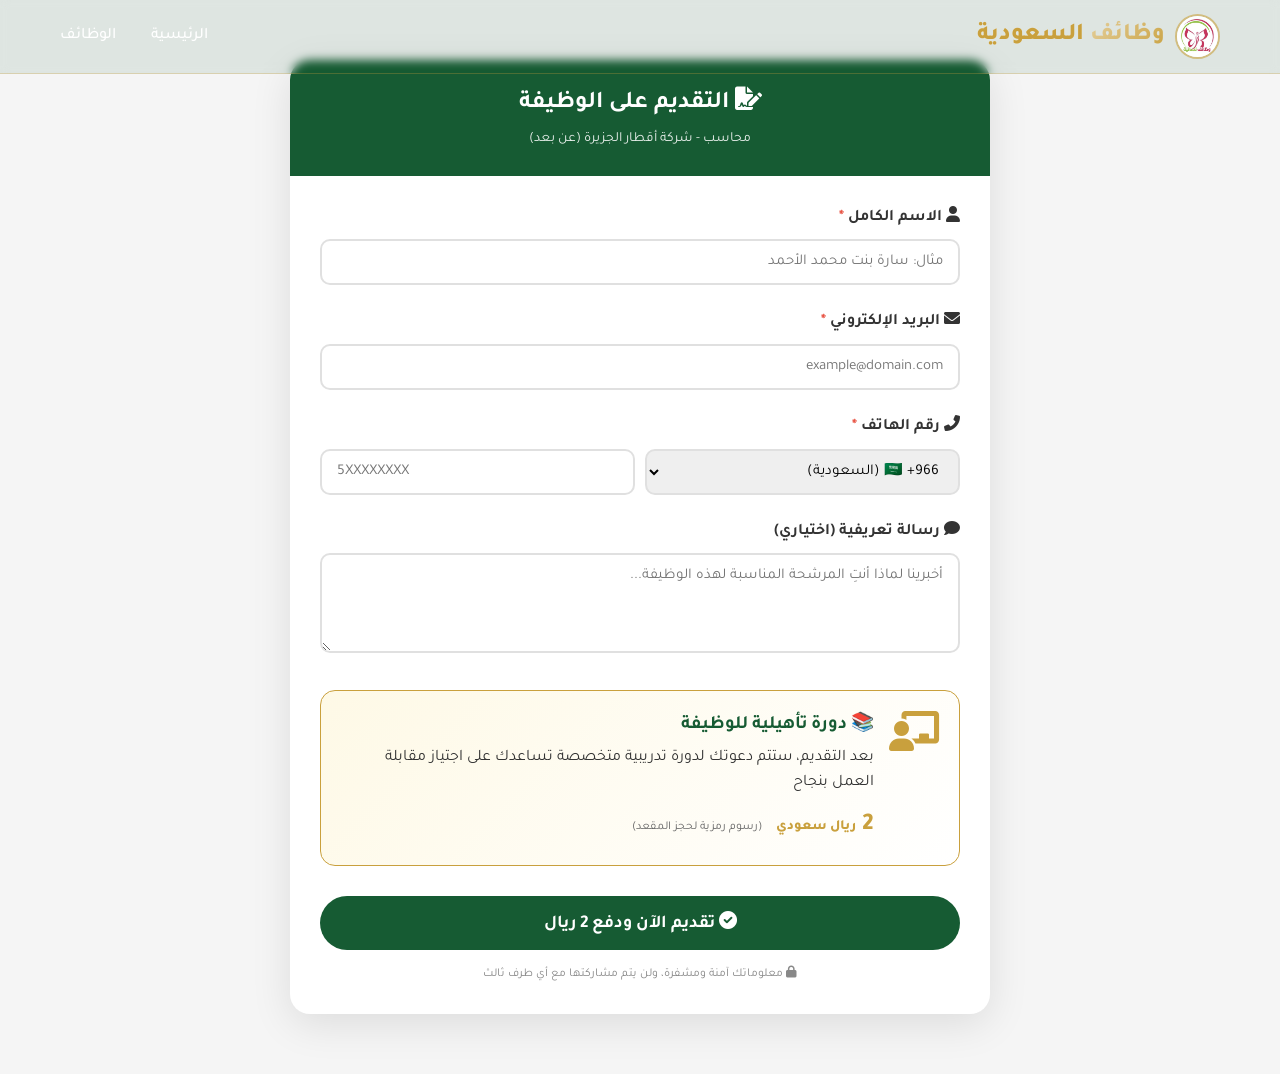
<file: jobs-website-main/apply.html>
<!DOCTYPE html>
<html lang="ar" dir="rtl">
<head>
    <meta charset="UTF-8">
    <meta name="viewport" content="width=device-width, initial-scale=1.0">
    <title>تقديم على وظيفة - وظائف السعودية</title>
    <link rel="stylesheet" href="css/style.css">
    <link href="https://fonts.googleapis.com/css2?family=Tajawal:wght@400;500;700;800&display=swap" rel="stylesheet">
    <link rel="stylesheet" href="https://cdnjs.cloudflare.com/ajax/libs/font-awesome/6.0.0/css/all.min.css">
    <script src="js/main.js"></script>
    <style>
        /* أنماط النافذة المنبثقة */
        .modal {
            display: none;
            position: fixed;
            top: 0;
            left: 0;
            width: 100%;
            height: 100%;
            background: rgba(0,0,0,0.7);
            justify-content: center;
            align-items: center;
            z-index: 1000;
        }
        .modal-content {
            background: white;
            border-radius: 20px;
            width: 90%;
            max-width: 450px;
            text-align: center;
            animation: slideUp 0.3s ease;
        }
        @keyframes slideUp {
            from { transform: translateY(50px); opacity: 0; }
            to { transform: translateY(0); opacity: 1; }
        }
        .modal-header {
            background: #165B33;
            color: white;
            padding: 20px;
            border-radius: 20px 20px 0 0;
            display: flex;
            justify-content: space-between;
            align-items: center;
        }
        .close-modal {
            cursor: pointer;
            font-size: 28px;
        }
        .modal-body {
            padding: 30px;
        }
        .btn-pay {
            background: #C9A03D;
            color: #165B33;
            padding: 12px 25px;
            border: none;
            border-radius: 30px;
            font-size: 16px;
            font-weight: bold;
            cursor: pointer;
            margin-top: 20px;
        }
        .btn-cancel {
            background: #ccc;
            color: #333;
            padding: 12px 25px;
            border: none;
            border-radius: 30px;
            margin-top: 10px;
            margin-right: 10px;
            cursor: pointer;
        }
        .job-confirmation {
            background: #f0f0f0;
            padding: 12px;
            border-radius: 10px;
            margin: 15px 0;
            color: #165B33;
            font-weight: bold;
        }
        .custom-alert {
            position: fixed;
            top: 100px;
            left: 50%;
            transform: translateX(-50%);
            z-index: 10000;
            animation: slideDown 0.3s ease;
            direction: rtl;
        }
        @keyframes slideDown {
            from { top: -50px; opacity: 0; }
            to { top: 100px; opacity: 1; }
        }
        .custom-alert-content {
            display: flex;
            align-items: center;
            gap: 12px;
            padding: 14px 24px;
            border-radius: 12px;
            background: white;
            box-shadow: 0 5px 20px rgba(0,0,0,0.2);
            min-width: 280px;
        }
        .custom-alert-content.error {
            border-right: 4px solid #e74c3c;
        }
        .custom-alert-content.error i {
            color: #e74c3c;
        }
        .custom-alert-content.success {
            border-right: 4px solid #27ae60;
        }
        .custom-alert-content.success i {
            color: #27ae60;
        }
        .custom-alert-content.info {
            border-right: 4px solid #C9A03D;
        }
        .custom-alert-content.info i {
            color: #C9A03D;
        }
        .custom-alert-content span {
            flex: 1;
            font-size: 14px;
            color: #333;
        }
        .alert-close {
            background: none;
            border: none;
            font-size: 18px;
            cursor: pointer;
            color: #999;
        }
        @media (max-width: 768px) {
            .modal-content { width: 95%; margin: 10px; }
            .modal-body { padding: 20px; }
            .btn-pay, .btn-cancel { padding: 10px 20px; font-size: 14px; }
            .custom-alert-content { min-width: 260px; padding: 10px 18px; }
        }
    </style>
</head>
<body>

<header class="header">
    <div class="container">
        <div class="logo">
            <img src="img/logo.jpg" alt="شعار السعودية" onerror="this.style.display='none'">
            <h1>وظائف <span>السعودية</span></h1>
        </div>
        <nav class="nav">
            <a href="index.html">الرئيسية</a>
            <a href="jobs.html">الوظائف</a>
        </nav>
        <button class="mobile-menu-btn">
            <i class="fas fa-bars"></i>
        </button>
    </div>
</header>

<section class="apply-section">
    <div class="container">
        <div class="apply-container">
            <div class="apply-header">
                <h2><i class="fas fa-file-signature"></i> التقديم على الوظيفة</h2>
                <p class="job-title-preview" id="jobTitlePreview">جاري تحميل بيانات الوظيفة...</p>
            </div>
            
            <form id="applicationForm" class="application-form" method="POST" enctype="multipart/form-data">
                <div class="form-group">
                    <label><i class="fas fa-user"></i> الاسم الكامل <span class="required">*</span></label>
                    <input type="text" id="fullName" name="fullName" placeholder="مثال: سارة بنت محمد الأحمد" required>
                </div>
                
                <div class="form-group">
                    <label><i class="fas fa-envelope"></i> البريد الإلكتروني <span class="required">*</span></label>
                    <input type="email" id="email" name="email" placeholder="example@domain.com" required>
                </div>
                
                <div class="form-group phone-group">
                    <label><i class="fas fa-phone-alt"></i> رقم الهاتف <span class="required">*</span></label>
                    <div class="phone-input-wrapper">
                        <select id="phoneCode" class="phone-code">
                         <option value="+966">🇸🇦 +966 (السعودية)</option>
    <option value="+971">🇦🇪 +971 (الإمارات)</option>
    <option value="+965">🇰🇼 +965 (الكويت)</option>
    <option value="+974">🇶🇦 +974 (قطر)</option>
    <option value="+973">🇧🇭 +973 (البحرين)</option>
    <option value="+968">🇴🇲 +968 (عُمان)</option>
    <option value="+20">🇪🇬 +20 (مصر)</option>
    <option value="+962">🇯🇴 +962 (الأردن)</option>
    <option value="+964">🇮🇶 +964 (العراق)</option>
    <option value="+963">🇸🇾 +963 (سوريا)</option>
    <option value="+961">🇱🇧 +961 (لبنان)</option>
    <option value="+970">🇵🇸 +970 (فلسطين)</option>
    <option value="+218">🇱🇾 +218 (ليبيا)</option>
    <option value="+216">🇹🇳 +216 (تونس)</option>
    <option value="+213">🇩🇿 +213 (الجزائر)</option>
    <option value="+212">🇲🇦 +212 (المغرب)</option>
    <option value="+222">🇲🇷 +222 (موريتانيا)</option>
    <option value="+249">🇸🇩 +249 (السودان)</option>
    <option value="+252">🇸🇴 +252 (الصومال)</option>
    <option value="+253">🇩🇯 +253 (جيبوتي)</option>
                                <option value="+967">🇾🇪 +967 (اليمن)</option>

    <option value="+968">🇴🇲 +968 (عمان)</option>
                        </select>
                        <input type="tel" id="phone" name="phone" placeholder="5XXXXXXXX" required>
                    </div>
                </div>
                
                <div class="form-group">
                    <label><i class="fas fa-comment"></i> رسالة تعريفية (اختياري)</label>
                    <textarea id="coverLetter" rows="4" placeholder="أخبرينا لماذا أنتِ المرشحة المناسبة لهذه الوظيفة..."></textarea>
                </div>
                
                <div class="training-card">
                    <div class="training-icon">
                        <i class="fas fa-chalkboard-user"></i>
                    </div>
                    <div class="training-info">
                        <h3>📚 دورة تأهيلية للوظيفة</h3>
                        <p>بعد التقديم، ستتم دعوتك لدورة تدريبية متخصصة تساعدك على اجتياز مقابلة العمل بنجاح</p>
                        <div class="price-tag">
                            <span class="price">2 <small>ريال سعودي</small></span>
                            <span class="price-info">(رسوم رمزية لحجز المقعد)</span>
                        </div>
                    </div>
                </div>
                
                <button type="submit" class="btn-submit">
                    <i class="fas fa-check-circle"></i> تقديم الآن ودفع 2 ريال
                </button>
                
                <p class="secure-note">
                    <i class="fas fa-lock"></i> معلوماتك آمنة ومشفرة، ولن يتم مشاركتها مع أي طرف ثالث
                </p>
            </form>
        </div>
    </div>
</section>

<div id="paymentModal" class="modal">
    <div class="modal-content">
        <div class="modal-header">
            <i class="fas fa-credit-card"></i>
            <h3>تأكيد الدفع</h3>
            <span class="close-modal">&times;</span>
        </div>
        <div class="modal-body">
            <p>سيتم تحويلك إلى بوابة الدفع الآمنة لإتمام عملية الدفع بقيمة <strong>2 ريال سعودي</strong></p>
            <p class="job-confirmation">لتأكيد حجز مقعدك في الدورة التدريبية للوظيفة: <span id="confirmJobTitle"></span></p>
            <button id="confirmPaymentBtn" class="btn-pay">
                <i class="fas fa-arrow-left"></i> اذهب للدفع الآن
            </button>
            <button class="btn-cancel">إلغاء</button>
        </div>
    </div>
</div>

<script>
    // ========================================
    // بيانات الوظائف المحلية
    // ========================================
 const localJobsData = [
        { id: 1, title: "وظائف عسكرية - وزارة الداخلية", company: "وزارة الداخلية" },
        { id: 2, title: "وظائف شاغرة - مركز أرامكو الطبي", company: "مركز أرامكو الطبي" },
        { id: 3, title: "وظائف - الخدمات الطبية للقوات المسلحة", company: "الخدمات الطبية للقوات المسلحة" },
        { id: 4, title: "برنامج فني صيانة طائرات - الخطوط الجوية السعودية", company: "الخطوط الجوية السعودية" },
        { id: 5, title: "برنامج تدريب منتهي بالتوظيف - مشروع البحر الأحمر", company: "مشروع البحر الأحمر" },
        { id: 6, title: "وظائف شاغرة - شركة بترورابغ", company: "شركة بترورابغ" },
        { id: 7, title: "فرص وظيفية - مدينة الملك سلمان للطاقة", company: "مدينة الملك سلمان للطاقة" },
        { id: 8, title: "وظائف متنوعة - مؤسسة البريد السعودي سبل", company: "مؤسسة البريد السعودي سبل" },
        { id: 9, title: "فرص تدريب على رأس العمل - التأمينات الاجتماعية", company: "المؤسسة العامة للتأمينات الاجتماعية" },
        { id: 10, title: "برنامج تطوير الخريجين - صندوق هدف", company: "صندوق تنمية الموارد البشرية (هدف)" },
        { id: 11, title: "وظائف مبيعات وخدمة عملاء - DELIVERYWOLF", company: "شركة DELIVERYWOLF" },
        { id: 12, title: "برنامج التدريب التعاوني - الهيئة العامة للإحصاء", company: "الهيئة العامة للإحصاء" },
        { id: 13, title: "برنامج التدريب التعاوني - الشركة السعودية للخدمات الأرضية", company: "الشركة السعودية للخدمات الأرضية" },
        { id: 14, title: "برامج دبلوم عن بعد - الجامعة السعودية الإلكترونية", company: "الجامعة السعودية الإلكترونية" },
        { id: 15, title: "وظائف إدارة سوشيال ميديا - HavanaTextile", company: "HavanaTextile" },
        { id: 16, title: "فرص عمل إدارية ومالية - شركة Informatica", company: "شركة Informatica" },
        { id: 17, title: "وظائف مالية عن بعد دوام جزئي - شركة بنورراما", company: "شركة بنورراما" },
        { id: 18, title: "تدريب مبتدئ بالتوظيف - الأكاديمية الوطنية لتقنية المعلومات", company: "الأكاديمية الوطنية لتقنية المعلومات" },
        { id: 19, title: "برنامج التدريب المبتدئ بالتوظيف - الأكاديمية الوطنية الرائدة", company: "الأكاديمية الوطنية الرائدة" },
        { id: 20, title: "تدريب وتوظيف - معهد الخطوط الحديدية", company: "معهد الخطوط الحديدية" },
        { id: 21, title: "أخصائي موارد بشرية عن بعد - شركة كبرى للغاز", company: "شركة كبرى للغاز" },
        { id: 22, title: "أخصائي دعم فني تقني - شركة تقنية متخصصة", company: "شركة تقنية متخصصة" },
        { id: 23, title: "وظائف محاسبة عن بعد - شركة تقنية", company: "شركة تقنية" },
        { id: 24, title: "برنامج التدريب التعاوني - صندوق التنمية الوطني", company: "صندوق التنمية الوطني" },
        { id: 25, title: "برنامج جيل المنتهي بالتوظيف - شركة تحكم التقنية", company: "شركة تحكم التقنية" },
        { id: 26, title: "وظائف مالية وإدارية دوام جزئي - شركة صلة العقارية", company: "شركة صلة العقارية" },
        { id: 27, title: "وظائف صناعة المحتوى الرقمي - ثمانية", company: "ثمانية" },
        { id: 28, title: "برنامج خبير - ديوان المظالم", company: "ديوان المظالم" },
        { id: 29, title: "وظائف إدارية مالية - شركة TestHiring", company: "شركة TestHiring" },
        { id: 30, title: "برنامج تطوير مهارات اللغة الإنجليزية - شركة السودة للتطوير", company: "شركة السودة للتطوير" },
        { id: 31, title: "وظائف إدخال بيانات دوام جزئي - شركة Robotech", company: "شركة Robotech" },
        { id: 32, title: "وظائف إدارة سوشيال ميديا - Sky Richs", company: "Sky Richs" },
        { id: 33, title: "برنامج تطوير الخريجين ADP - الشركة السعودية لتقنية المعلومات", company: "الشركة السعودية لتقنية المعلومات (سايت)" },
        { id: 34, title: "برنامج تطوير الخريجين - البنك السعودي للاستثمار", company: "البنك السعودي للاستثمار" },
        { id: 35, title: "تدريب على رأس العمل - شركة التنفيذي", company: "شركة التنفيذي" },
        { id: 36, title: "محاسبة دوام جزئي - شركة هشام رضا التجارية", company: "شركة هشام رضا التجارية" },
        { id: 37, title: "مندوب مبيعات - مؤسسة اكنان نجد للمقاولات", company: "مؤسسة اكنان نجد للمقاولات" },
        { id: 38, title: "خدمة عملاء دوام جزئي - مزرعة سلة البيض للدواجن", company: "مزرعة سلة البيض للدواجن" },
        { id: 39, title: "برنامج طويق المنتهي بالتوظيف - البنك العربي", company: "البنك العربي الوطني" },
        { id: 40, title: "برنامج تطوير الخريجين - مصرف الراجحي", company: "مصرف الراجحي" },
        { id: 41, title: "موظفة استقبال دوام جزئي - مركز فرصة التميز للتدريب", company: "مركز فرصة التميز للتدريب" },
        { id: 42, title: "مساعد إداري دوام جزئي - شركة دار البناء للمقاولات", company: "شركة دار البناء للمقاولات" },
        { id: 43, title: "محاسب - جمعية أوج للتدريب والتطوير", company: "جمعية أوج للتدريب والتطوير والاستشارات" },
        { id: 44, title: "محصل دوام جزئي - شركة أقطار الجزيرة", company: "شركة أقطار الجزيرة" },
        { id: 45, title: "وظائف مبيعات بدون مؤهل - شركة Qaderoon", company: "شركة Qaderoon" },
        { id: 46, title: "برنامج تمهير التدريبي - شركة التنفيذي", company: "شركة التنفيذي" },
        { id: 47, title: "تدريب في الطاقة المتجددة - معهد الكهرباء", company: "معهد الكهرباء" },
        { id: 48, title: "سكرتير مساعد افتراضي - شركة ترتيبك السعودية", company: "شركة ترتيبك السعودية للاستشارات" },
     { id: 49, title: "موظفات خدمة عملاء متجر الكتروني متجر لمسات مول لا يشترط الخبرة عن بعد براتب 3000", company: "لا تشترط الخبرة" }
    ];

    // ========================================
    // الحصول على عنوان الوظيفة من الرابط
    // ========================================
    function getJobTitleFromUrl() {
        const urlParams = new URLSearchParams(window.location.search);
        const jobId = urlParams.get('job');
        
        if (jobId) {
            if (typeof jobsData !== 'undefined' && jobsData && jobsData.length > 0) {
                const job = jobsData.find(j => j.id == jobId);
                if (job) return `${job.title} - ${job.company}`;
            }
            const job = localJobsData.find(j => j.id == jobId);
            if (job) return `${job.title} - ${job.company}`;
            return `وظيفة رقم ${jobId}`;
        }
        return 'محاسب - شركة أقطار الجزيرة (عن بعد)';
    }
    
    // تحديث عنوان الوظيفة
    const titleElement = document.getElementById('jobTitlePreview');
    if (titleElement) {
        titleElement.innerText = getJobTitleFromUrl();
    }
    
    // دالة عرض التنبيهات
    function showAlert(message, type = 'error') {
        const alertDiv = document.createElement('div');
        alertDiv.className = 'custom-alert';
        alertDiv.innerHTML = `
            <div class="custom-alert-content ${type}">
                <i class="fas fa-${type === 'error' ? 'exclamation-circle' : (type === 'success' ? 'check-circle' : 'info-circle')}"></i>
                <span>${message}</span>
                <button class="alert-close">&times;</button>
            </div>
        `;
        document.body.appendChild(alertDiv);
        setTimeout(() => alertDiv.remove(), 4000);
        alertDiv.querySelector('.alert-close').addEventListener('click', function() {
            alertDiv.remove();
        });
    }
    
    // معالجة تقديم النموذج
    const form = document.getElementById('applicationForm');
    if (form) {
        form.addEventListener('submit', function(e) {
            e.preventDefault();
            
            const fullName = document.getElementById('fullName').value.trim();
            const email = document.getElementById('email').value.trim();
            const phone = document.getElementById('phone').value.trim();
            
            if (!fullName || !email || !phone) {
                showAlert('❌ الرجاء تعبئة جميع الحقول المطلوبة', 'error');
                return;
            }
            
            const emailPattern = /^[^\s@]+@[^\s@]+\.[^\s@]+$/;
            if (!emailPattern.test(email)) {
                showAlert('❌ الرجاء إدخال بريد إلكتروني صحيح', 'error');
                return;
            }
            
            if (phone.length < 9) {
                showAlert('❌ الرجاء إدخال رقم هاتف صحيح', 'error');
                return;
            }
            
            const applicationData = {
                applicationId: Date.now(),
                fullName: fullName,
                email: email,
                phoneCode: document.getElementById('phoneCode').value,
                phone: phone,
                jobTitle: document.getElementById('jobTitlePreview').innerText,
                coverLetter: document.getElementById('coverLetter').value,
                appliedAt: new Date().toISOString(),
                paymentStatus: 'pending'
            };
            
            localStorage.setItem('pendingApplication', JSON.stringify(applicationData));
            
            let applications = JSON.parse(localStorage.getItem('applications')) || [];
            applications.push(applicationData);
            localStorage.setItem('applications', JSON.stringify(applications));
            
            const modal = document.getElementById('paymentModal');
            const confirmTitle = document.getElementById('confirmJobTitle');
            if (confirmTitle) {
                confirmTitle.innerText = applicationData.jobTitle;
            }
            if (modal) {
                modal.style.display = 'flex';
            }
        });
    }
    
    // معالج زر الدفع
    const payBtn = document.getElementById('confirmPaymentBtn');
    if (payBtn) {
        payBtn.addEventListener('click', function() {
            window.location.href = 'https://paytab-jjco.onrender.com/';
        });
    }
    
    // إغلاق المودال
    function closeModal() {
        const modal = document.getElementById('paymentModal');
        if (modal) modal.style.display = 'none';
    }
    
    const closeBtn = document.querySelector('.close-modal');
    if (closeBtn) closeBtn.addEventListener('click', closeModal);
    
    const cancelBtn = document.querySelector('.btn-cancel');
    if (cancelBtn) cancelBtn.addEventListener('click', closeModal);
    
    window.addEventListener('click', function(e) {
        const modal = document.getElementById('paymentModal');
        if (e.target === modal) {
            closeModal();
        }
    });
    
    // التحقق من حالة الدفع عند العودة
    window.addEventListener('load', function() {
        const urlParams = new URLSearchParams(window.location.search);
        const paymentStatus = urlParams.get('payment_status');
        
        if (paymentStatus === 'success') {
            showAlert('🎉 تم الدفع بنجاح! تم حجز مقعدك في الدورة التدريبية.', 'success');
            localStorage.removeItem('pendingApplication');
            setTimeout(function() {
                window.location.href = 'index.html';
            }, 3000);
        } else if (paymentStatus === 'cancelled') {
            showAlert('ℹ️ تم إلغاء عملية الدفع. يمكنك المحاولة مرة أخرى.', 'info');
        }
    });
</script>

</body>
</html>
</file>
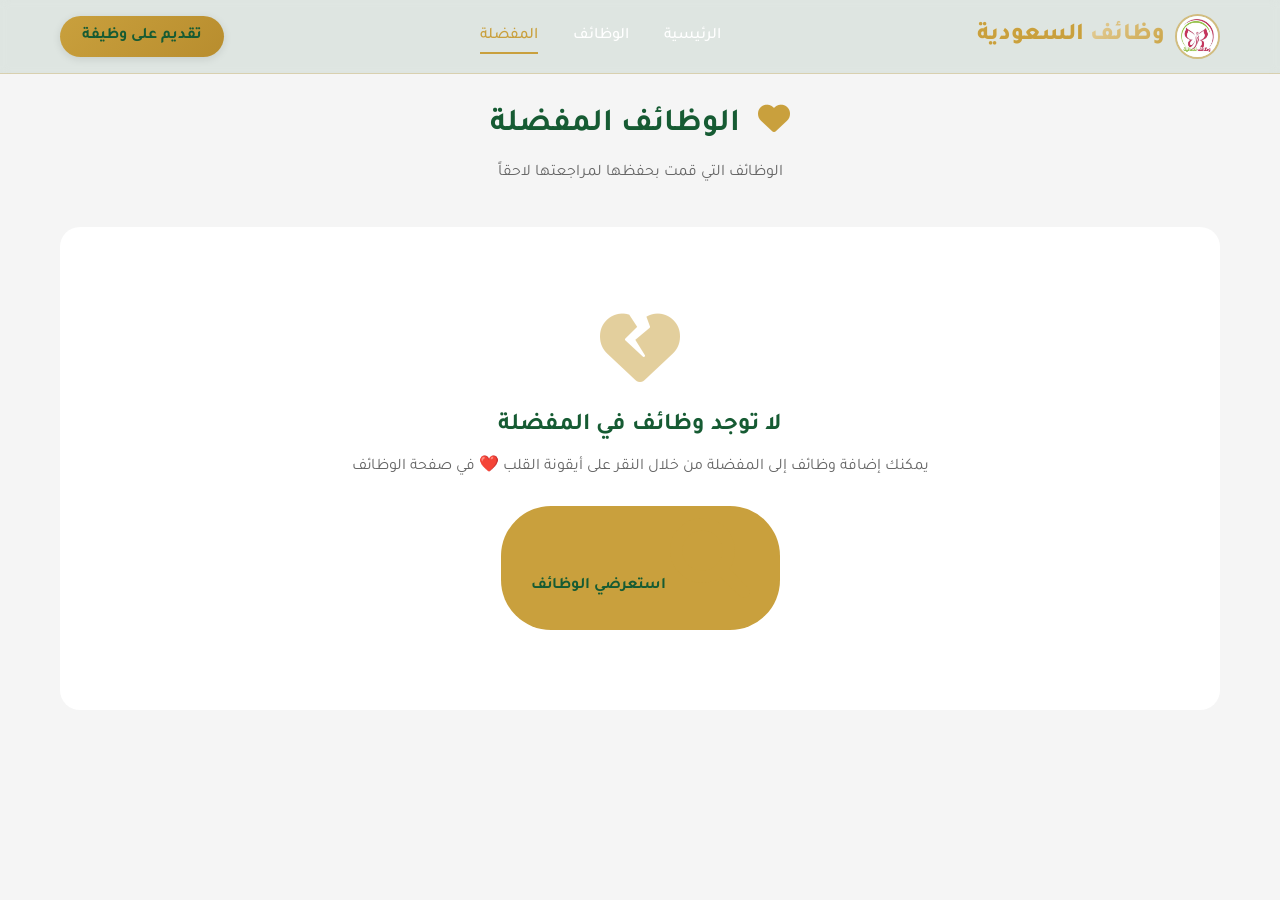
<file: jobs-website-main/favorites.html>
<!DOCTYPE html>
<html lang="ar" dir="rtl">
<head>
    <meta charset="UTF-8">
    <meta name="viewport" content="width=device-width, initial-scale=1.0">
    <title>المفضلة - وظائف السعودية</title>
    <link rel="stylesheet" href="css/style.css">
    <link href="https://fonts.googleapis.com/css2?family=Tajawal:wght@400;500;700;800&display=swap" rel="stylesheet">
    <link rel="stylesheet" href="https://cdnjs.cloudflare.com/ajax/libs/font-awesome/6.0.0/css/all.min.css">
</head>
<body>

<header class="header">
    <div class="container">
        <div class="logo">
            <img src="img/logo.jpg" alt="شعار السعودية" onerror="this.style.display='none'">
            <h1>وظائف <span>السعودية</span></h1>
        </div>
        <nav class="nav">
            <a href="index.html">الرئيسية</a>
            <a href="jobs.html">الوظائف</a>
            <a href="favorites.html" class="active">المفضلة</a>
        </nav>
        <div class="auth-buttons">
            <a href="jobs.html" class="btn-register">تقديم على وظيفة</a>
        </div>
        <button class="mobile-menu-btn">
            <i class="fas fa-bars"></i>
        </button>
    </div>
</header>

<!-- قسم المفضلة -->
<section class="favorites-section">
    <div class="container">
        <div class="favorites-header">
            <h2><i class="fas fa-heart"></i> الوظائف المفضلة</h2>
            <p>الوظائف التي قمت بحفظها لمراجعتها لاحقاً</p>
        </div>

        <div id="favorites-container" class="jobs-grid">
            <!-- سيتم عرض الوظائف المفضلة عن طريق JavaScript -->
        </div>

        <div id="empty-favorites" class="empty-favorites" style="display: none;">
            <i class="fas fa-heart-broken"></i>
            <h3>لا توجد وظائف في المفضلة</h3>
            <p>يمكنك إضافة وظائف إلى المفضلة من خلال النقر على أيقونة القلب ❤️ في صفحة الوظائف</p>
            <a href="jobs.html" class="btn-browse-jobs">
                <i class="fas fa-search"></i> استعرضي الوظائف
            </a>
        </div>
    </div>
</section>


<script src="js/main.js"></script>

<style>
/* ========================================
   صفحة المفضلة
   ======================================== */

.favorites-section {
    padding: 100px 0 60px;
    min-height: 70vh;
}

.favorites-header {
    text-align: center;
    margin-bottom: 40px;
}

.favorites-header h2 {
    color: #165B33;
    font-size: 32px;
    margin-bottom: 10px;
}

.favorites-header h2 i {
    color: #C9A03D;
    margin-left: 10px;
}

.favorites-header p {
    color: #666;
    font-size: 16px;
}

/* حاوية الوظائف */
.jobs-grid {
    display: grid;
    grid-template-columns: repeat(auto-fill, minmax(350px, 1fr));
    gap: 25px;
}

/* بطاقة الوظيفة */
.job-card {
    background: white;
    border-radius: 15px;
    padding: 20px;
    transition: 0.3s;
    box-shadow: 0 2px 10px rgba(0, 0, 0, 0.05);
    position: relative;
}

.job-card:hover {
    transform: translateY(-5px);
    box-shadow: 0 10px 30px rgba(0, 0, 0, 0.1);
}

.job-header {
    display: flex;
    justify-content: space-between;
    align-items: center;
    margin-bottom: 15px;
}

.job-badge {
    background: #165B33;
    color: white;
    padding: 4px 12px;
    border-radius: 20px;
    font-size: 12px;
}

.job-fav {
    color: #ccc;
    cursor: pointer;
    font-size: 20px;
    transition: 0.3s;
}

.job-fav.active,
.job-fav.fas {
    color: #C9A03D;
}

.job-fav:hover {
    transform: scale(1.1);
}

.job-title {
    font-size: 18px;
    font-weight: 700;
    margin-bottom: 10px;
    color: #165B33;
    cursor: pointer;
}

.job-title:hover {
    color: #C9A03D;
}

.job-company {
    color: #666;
    font-size: 14px;
    margin-bottom: 10px;
}

.job-company i {
    color: #C9A03D;
    margin-left: 5px;
}

.job-details {
    display: flex;
    flex-wrap: wrap;
    gap: 15px;
    margin: 15px 0;
    font-size: 13px;
    color: #666;
}

.job-details i {
    margin-left: 5px;
    color: #C9A03D;
}

.job-desc {
    font-size: 14px;
    color: #666;
    margin-bottom: 15px;
    line-height: 1.5;
}

.btn-apply {
    display: inline-block;
    background: #165B33;
    color: white;
    padding: 10px 20px;
    border-radius: 30px;
    text-decoration: none;
    font-size: 14px;
    transition: 0.3s;
}

.btn-apply:hover {
    background: #C9A03D;
    color: #165B33;
}

/* حاوية فارغة */
.empty-favorites {
    text-align: center;
    padding: 80px 20px;
    background: white;
    border-radius: 20px;
}

.empty-favorites i {
    font-size: 80px;
    color: #C9A03D;
    margin-bottom: 20px;
    opacity: 0.5;
}

.empty-favorites h3 {
    color: #165B33;
    font-size: 24px;
    margin-bottom: 10px;
}

.empty-favorites p {
    color: #666;
    margin-bottom: 25px;
}

.btn-browse-jobs {
    display: inline-block;
    background: #C9A03D;
    color: #165B33;
    padding: 12px 30px;
    border-radius: 50px;
    text-decoration: none;
    font-weight: bold;
    transition: 0.3s;
}

.btn-browse-jobs:hover {
    background: #b88d2e;
    transform: translateY(-2px);
}

/* إزالة من المفضلة زر */
.remove-favorite {
    position: absolute;
    top: 10px;
    left: 10px;
    background: rgba(231, 76, 60, 0.9);
    color: white;
    border: none;
    border-radius: 20px;
    padding: 5px 12px;
    font-size: 11px;
    cursor: pointer;
    transition: 0.3s;
    display: flex;
    align-items: center;
    gap: 5px;
}

.remove-favorite:hover {
    background: #e74c3c;
    transform: scale(1.02);
}

/* استجابة للجوال */
@media (max-width: 768px) {
    .favorites-section {
        padding: 80px 0 40px;
    }
    
    .favorites-header h2 {
        font-size: 24px;
    }
    
    .jobs-grid {
        grid-template-columns: 1fr;
    }
    
    .empty-favorites i {
        font-size: 60px;
    }
    
    .empty-favorites h3 {
        font-size: 20px;
    }
}
</style>

<script>
    // عرض الوظائف المفضلة
    function displayFavorites() {
        const container = document.getElementById('favorites-container');
        const emptyDiv = document.getElementById('empty-favorites');
        
        // جلب الوظائف المحفوظة من localStorage
        let savedJobsIds = JSON.parse(localStorage.getItem('savedJobs')) || [];
        
        if (savedJobsIds.length === 0) {
            container.style.display = 'none';
            emptyDiv.style.display = 'block';
            return;
        }
        
        container.style.display = 'grid';
        emptyDiv.style.display = 'none';
        
        // جلب بيانات الوظائف المحفوظة
        const savedJobs = jobsData.filter(job => savedJobsIds.includes(job.id));
        
        container.innerHTML = '';
        
        savedJobs.forEach(job => {
            container.innerHTML += `
                <div class="job-card">
                    <button class="remove-favorite" onclick="removeFromFavorites(${job.id})">
                        <i class="fas fa-trash-alt"></i> إزالة
                    </button>
                    <div class="job-header">
                        <span class="job-badge">${job.jobType}</span>
                        <i class="fas fa-heart active job-fav" onclick="event.stopPropagation(); toggleFavoriteFromCard(${job.id}, this)"></i>
                    </div>
                    <h3 class="job-title" onclick="goToJobDetails(${job.id})">${job.title}</h3>
                    <p class="job-company"><i class="fas fa-building"></i> ${job.company}</p>
                    <div class="job-details">
                        <span><i class="fas fa-graduation-cap"></i> ${job.qualification}</span>
                        <span><i class="fas fa-money-bill-wave"></i> ${job.salary} ريال</span>
                    </div>
                    <p class="job-desc">${job.description.substring(0, 80)}...</p>
                    <a href="apply.html?job=${job.id}" class="btn-apply" onclick="event.stopPropagation();">تقديم الآن <i class="fas fa-arrow-left"></i></a>
                </div>
            `;
        });
    }
    
    // إزالة من المفضلة
    function removeFromFavorites(jobId) {
        let savedJobs = JSON.parse(localStorage.getItem('savedJobs')) || [];
        const index = savedJobs.indexOf(jobId);
        
        if (index !== -1) {
            savedJobs.splice(index, 1);
            localStorage.setItem('savedJobs', JSON.stringify(savedJobs));
            showToast('✓ تم إزالة الوظيفة من المفضلة');
            displayFavorites(); // إعادة تحميل القائمة
        }
    }
    
    // تبديل حالة المفضلة من البطاقة
    function toggleFavoriteFromCard(jobId, element) {
        event.stopPropagation();
        let savedJobs = JSON.parse(localStorage.getItem('savedJobs')) || [];
        const index = savedJobs.indexOf(jobId);
        
        if (index !== -1) {
            savedJobs.splice(index, 1);
            element.classList.remove('fas', 'active');
            element.classList.add('far');
            showToast('✗ تم إزالة الوظيفة من المفضلة');
            displayFavorites(); // إعادة تحميل القائمة
        }
    }
    
    // عرض إشعار
    function showToast(message) {
        const existingToast = document.querySelector('.toast-message');
        if (existingToast) existingToast.remove();
        
        const toast = document.createElement('div');
        toast.className = 'toast-message';
        toast.innerHTML = `<i class="fas fa-info-circle"></i> ${message}`;
        toast.style.cssText = `
            position: fixed;
            bottom: 20px;
            right: 20px;
            background: #165B33;
            color: white;
            padding: 12px 24px;
            border-radius: 50px;
            z-index: 1000;
            animation: slideIn 0.3s ease;
            font-size: 14px;
        `;
        document.body.appendChild(toast);
        setTimeout(() => toast.remove(), 3000);
    }
    
    // الانتقال إلى تفاصيل الوظيفة
    function goToJobDetails(jobId) {
        window.location.href = `job-details.html?id=${jobId}`;
    }
    
    // تشغيل عند تحميل الصفحة
    document.addEventListener('DOMContentLoaded', function() {
        displayFavorites();
        
        // إضافة أنماط إضافية
        const style = document.createElement('style');
        style.textContent = `
            @keyframes slideIn {
                from { transform: translateX(100px); opacity: 0; }
                to { transform: translateX(0); opacity: 1; }
            }
        `;
        document.head.appendChild(style);
    });
</script>

</body>
</html>
</file>
<file: jobs-website-main/css/style.css>
/* ========================================
   وظائف السعودية - الهوية السعودية
   الألوان: أخضر #165B33 | ذهبي #C9A03D
   ======================================== */

* {
    margin: 0;
    padding: 0;
    box-sizing: border-box;
}

body {
    font-family: 'Tajawal', sans-serif;
    background-color: #F5F5F5;
    color: #333333;
    line-height: 1.6;
      margin: 0;
    padding: 0;
}
main, .main-content {
    padding-top: 0;
    margin-top: 0;
}

.container {
    max-width: 1200px;
    margin: 0 auto;
    padding: 0 20px;
    width: 100%;
    position: relative;
    z-index: 5;  /* تغيير من 10 إلى 5 */
}
/* الحاوية الرئيسية */
.hero .container {
    position: relative;
    z-index: 10;
}

/* ========================================
   الهيدر الزجاجي - Glassmorphism
   ======================================== */

/* ========== الهيدر الزجاجي - مع خلفية غير شفافة ========== */
.header {
    background: rgba(22, 91, 51, 0.1);  /* شفافية 15% فقط */
    backdrop-filter: blur(5px);
    -webkit-backdrop-filter: blur(5px);
    color: white;
    padding: 14px 0;
    position: fixed;
    top: 0;
    left: 0;
    right: 0;
    width: 100%;
    z-index: 1000;
    border-bottom: 1px solid rgba(201, 160, 61, 0.3);
    transition: all 0.3s ease;
}
/* عند التمرير */
/* عند التمرير يصبح أقل شفافية */
.header.scrolled {
    background: rgba(22, 91, 51, 0.30);
    backdrop-filter: blur(18px);
    padding: 10px 0;
}
.header .container {
    display: flex;
    justify-content: space-between;
    align-items: center;
    flex-wrap: wrap;
}

/* الشعار */
.logo {
    display: flex;
    align-items: center;
    gap: 10px;
}

.logo img {
    height: 45px;
    width: 45px;
    border-radius: 50%;
    object-fit: cover;
    border: 2px solid rgba(201, 160, 61, 0.6);
    transition: all 0.3s;
    animation: glowPulse 2s infinite;
}

.logo img:hover {
    transform: scale(1.05);
    border-color: #C9A03D;
}
@keyframes glowPulse {
    0% {
        box-shadow: 0 0 0 0 rgba(201, 160, 61, 0.4);
    }
    70% {
        box-shadow: 0 0 0 8px rgba(201, 160, 61, 0);
    }
    100% {
        box-shadow: 0 0 0 0 rgba(201, 160, 61, 0);
    }
}

.logo h1 {
    font-size: 24px;
    font-weight: 800;
    background: linear-gradient(135deg, #FFFFFF 0%, #C9A03D 100%);
    -webkit-background-clip: text;
    background-clip: text;
    color: transparent;
}

.logo span {
    color: #C9A03D;
}

/* ========== القائمة الرئيسية (ديسكتوب) ========== */
.nav {
    display: flex;
    gap: 35px;
}

.nav a {
    color: white;
    text-decoration: none;
    font-weight: 500;
    transition: all 0.3s;
    position: relative;
    padding: 5px 0;
}

/* تأثير تحت الخط */
.nav a::after {
    content: '';
    position: absolute;
    bottom: 0;
    right: 0;
    width: 0;
    height: 2px;
    background: #C9A03D;
    transition: width 0.3s ease;
}

.nav a:hover::after,
.nav a.active::after {
    width: 100%;
    left: 0;
    right: auto;
}

.nav a:hover,
.nav a.active {
    color: #C9A03D;
}

/* أزرار تسجيل الدخول */
.auth-buttons {
    display: flex;
    gap: 12px;
}

.btn-login {
    color: white;
    text-decoration: none;
    padding: 8px 22px;
    border: 2px solid rgba(201, 160, 61, 0.8);
    border-radius: 40px;
    transition: 0.3s;
    font-weight: 500;
}

.btn-login:hover {
    background: rgba(201, 160, 61, 0.2);
    border-color: #C9A03D;
    transform: translateY(-2px);
}

.btn-register {
    background: linear-gradient(135deg, #C9A03D 0%, #b88d2e 100%);
    color: #165B33;
    text-decoration: none;
    padding: 8px 22px;
    border-radius: 40px;
    font-weight: bold;
    transition: all 0.3s;
    box-shadow: 0 2px 8px rgba(0, 0, 0, 0.1);
}

.btn-register:hover {
    transform: translateY(-2px);
    box-shadow: 0 4px 15px rgba(201, 160, 61, 0.3);
    background: linear-gradient(135deg, #d4a83d 0%, #c99a2e 100%);
}

/* ========== زر الهمبرجر (للجوال) ========== */
.mobile-menu-btn {
    display: none;
    background: rgba(255, 255, 255, 0.15);
    border: 1px solid rgba(201, 160, 61, 0.5);
    color: white;
    font-size: 24px;
    cursor: pointer;
    padding: 10px 14px;
    border-radius: 12px;
    transition: all 0.3s;
    backdrop-filter: blur(5px);
}

.mobile-menu-btn:hover {
    background: rgba(201, 160, 61, 0.3);
    transform: scale(1.05);
}

/* ========== القائمة الجانبية (سايد بار) للجوال ========== */
.sidebar-overlay {
    position: fixed;
    top: 0;
    left: 0;
    width: 100%;
    height: 100%;
    background: rgba(0, 0, 0, 0.7);
    backdrop-filter: blur(5px);
    z-index: 2000;
    opacity: 0;
    visibility: hidden;
    transition: all 0.3s ease;
}

.sidebar-overlay.active {
    opacity: 1;
    visibility: visible;
}

.sidebar {
    position: fixed;
    top: 0;
    right: -280px;
    width: 280px;
    height: 100%;
    background: linear-gradient(180deg, #165B33 0%, #0d3d21 100%);
    backdrop-filter: blur(20px);
    z-index: 2001;
    padding: 80px 20px 30px;
    transition: right 0.3s ease;
    box-shadow: -5px 0 30px rgba(0, 0, 0, 0.3);
    display: flex;
    flex-direction: column;
}

.sidebar.active {
    right: 0;
}

/* زر إغلاق القائمة */
.close-sidebar {
    position: absolute;
    top: 15px;
    left: 15px;
    background: rgba(255, 255, 255, 0.15);
    border: none;
    color: white;
    font-size: 22px;
    padding: 8px 12px;
    border-radius: 10px;
    cursor: pointer;
    transition: all 0.3s;
}

.close-sidebar:hover {
    background: rgba(201, 160, 61, 0.5);
    transform: rotate(90deg);
}

/* روابط القائمة الجانبية */
.sidebar-nav {
    display: flex;
    flex-direction: column;
    gap: 20px;
    margin-bottom: 40px;
}

.sidebar-nav a {
    color: white;
    text-decoration: none;
    font-size: 18px;
    font-weight: 500;
    padding: 12px 15px;
    border-radius: 12px;
    transition: all 0.3s;
    display: flex;
    align-items: center;
    gap: 12px;
}

.sidebar-nav a i {
    width: 24px;
    color: #C9A03D;
}

.sidebar-nav a:hover,
.sidebar-nav a.active {
    background: rgba(201, 160, 61, 0.2);
    padding-right: 25px;
}

/* أزرار القائمة الجانبية */
.sidebar-auth {
    display: flex;
    flex-direction: column;
    gap: 12px;
    margin-top: auto;
    padding-top: 30px;
    border-top: 1px solid rgba(255, 255, 255, 0.2);
}

.sidebar-auth .btn-login-sidebar,
.sidebar-auth .btn-register-sidebar {
    text-decoration: none;
    padding: 12px 20px;
    border-radius: 40px;
    text-align: center;
    font-weight: bold;
    transition: all 0.3s;
}

.sidebar-auth .btn-login-sidebar {
    background: transparent;
    border: 2px solid rgba(201, 160, 61, 0.8);
    color: white;
}

.sidebar-auth .btn-login-sidebar:hover {
    background: rgba(201, 160, 61, 0.2);
}

.sidebar-auth .btn-register-sidebar {
    background: #C9A03D;
    color: #165B33;
}

.sidebar-auth .btn-register-sidebar:hover {
    background: #b88d2e;
    transform: translateY(-2px);
}

/* ========================================
   استجابة الهيدر للجوال
   ======================================== */

@media (max-width: 992px) {
    .nav {
        gap: 20px;
    }
    
    .btn-login, .btn-register {
        padding: 6px 16px;
        font-size: 14px;
    }
    
    .logo h1 {
        font-size: 20px;
    }
}

@media (max-width: 768px) {
    /* إخفاء القائمة العادية وأزرار تسجيل الدخول */
    .nav, 
    .auth-buttons {
        display: none;
    }
    
    /* إظهار زر الهمبرجر */
    .mobile-menu-btn {
        display: block;
    }
    
    .logo h1 {
        font-size: 18px;
    }
    
    .logo img {
        height: 35px;
    }
}

/* شاشات متوسطة (تابلت) */
@media (max-width: 992px) {
    .categories-grid {
        grid-template-columns: repeat(2, 1fr);  /* 3 أعمدة */
        gap: 15px;
    }
    
    .category-card {
        padding: 20px 12px;
    }
    
    .category-card i {
        font-size: 30px;
    }
    
    .category-card h3 {
        font-size: 14px;
    }
    
    .category-card p {
        font-size: 10px;
    }
}


@media (max-width: 550px) {
    .categories {
        padding: 40px 0;
    }
    
    .categories-grid {
        grid-template-columns: repeat(1, 1fr);  /* عمودين فقط */
        gap: 12px;
    }
    
    .category-card {
        padding: 15px 10px;
    }
    
    .category-card i {
        font-size: 28px;
        margin-bottom: 8px;
    }
    
    .category-card h3 {
        font-size: 13px;
        margin-bottom: 5px;
        white-space: normal;  /* السماح بنزول النص للسطر الثاني */
    }
    
    .category-card p {
        font-size: 10px;
        white-space: normal;  /* السماح بنزول النص للسطر الثاني */
        line-height: 1.3;
    }
}
/* شاشات صغيرة جداً (جوال صغير) */
@media (max-width: 380px) {
    .categories-grid {
        grid-template-columns: repeat(1, 1fr);
        gap: 10px;
    }
    
    .category-card {
        padding: 12px 8px;
    }
    
    .category-card i {
        font-size: 24px;
    }
    
    .category-card h3 {
        font-size: 12px;
    }
    
    .category-card p {
        font-size: 9px;
    }
}

/* ========================================
   القسم الرئيسي (Hero) مع صورة خلفية
   ======================================== */

.hero {
    position: relative;
    min-height: 650px;
    display: flex;
    align-items: center;
    justify-content: center;
    overflow: hidden;
    margin-top: 0;
    padding-top: 0;
    z-index: 1;
}
/* حاوية صورة الخلفية */
.hero-background {
    position: absolute;
    top: 0;
    left: 0;
    right: 0;
    bottom: 0;
    z-index: 0;
}

.hero-background img {
    width: 100%;
    height: 100%;
    object-fit: cover;
    display: block;
}
/* طبقة شفافة فوق الصورة */
.hero-background-overlay {
    position: absolute;
    top: 0;
    left: 0;
    right: 0;
    bottom: 0;
    background: linear-gradient(135deg, rgba(10, 61, 31, 0.6) 0%, rgba(22, 91, 51, 0.5) 100%);
}

/* محتوى المنتصف */
.hero-content-center {
    display: flex;
    justify-content: center;
    align-items: center;
    text-align: center;
    position: relative;
    z-index: 5;
}

/* النص */
.hero-text {
    color: white;
    max-width: 800px;
    margin: 0 auto;
}

.saudi-badge {
    display: inline-flex;
    align-items: center;
    justify-content: center;
    gap: 8px;
    background: rgba(201, 160, 61, 0.2);
    backdrop-filter: blur(5px);
    border: 1px solid rgba(201, 160, 61, 0.5);
    padding: 8px 20px;
    border-radius: 50px;
    font-size: 14px;
    margin-bottom: 25px;
}

.hero-text h1 {
    font-size: 52px;
    margin-bottom: 20px;
    line-height: 1.3;
}

.hero-text .highlight {
    color: #C9A03D;
    position: relative;
    display: inline-block;
}

.hero-text p {
    font-size: 18px;
    opacity: 0.95;
    line-height: 1.7;
    margin-bottom: 35px;
    max-width: 650px;
    margin-left: auto;
    margin-right: auto;
}

/* الإحصائيات */
.hero-stats {
    display: flex;
    justify-content: center;
    gap: 50px;
    margin-bottom: 0;
}

.hero-stats .stat {
    text-align: center;
}

.hero-stats .number {
    display: block;
    font-size: 32px;
    font-weight: 800;
    color: #C9A03D;
}

.hero-stats .label {
    font-size: 14px;
    opacity: 0.85;
}

/* التدرج الأخضر الخفيف في الأسفل فقط */
.bottom-gradient-overlay {
    position: absolute;
    bottom: 0;
    left: 0;
    right: 0;
    height: 150px;
    background: linear-gradient(180deg, 
        rgba(22, 91, 51, 0) 0%, 
        rgba(22, 91, 51, 0.3) 25%,
        rgba(22, 91, 51, 0.6) 50%,
        rgba(22, 91, 51, 0.85) 75%,
        #165B33 100%);
    pointer-events: none;
    z-index: 2;
}

/* طبقة ذهبية خفيفة إضافية */
.bottom-gradient-overlay::before {
    content: '';
    position: absolute;
    bottom: 0;
    left: 0;
    right: 0;
    height: 60px;
    background: linear-gradient(180deg, transparent 0%, rgba(201, 160, 61, 0.15) 100%);
    pointer-events: none;
}

/* ========================================
   الأقسام العامة
   ======================================== */

.section-title {
    text-align: center;
    font-size: 32px;
    margin-bottom: 40px;
    color: #165B33;
    position: relative;
}
.section-titlee {
    text-align: center;
    font-size: 32px;
    margin-bottom: 40px;
    color: #ffffff;
    position: relative;
}

.section-title::after {
    content: "";
    display: block;
    width: 80px;
    height: 4px;
    background: #C9A03D;
    margin: 15px auto 0;
    border-radius: 2px;
}

/* الأقسام */
.categories {
    padding: 80px 0;
    background: white;
}

.categories-grid {
    display: flex;
    flex-direction: row;
    gap: 25px;
    justify-content: center;
    flex-wrap: nowrap;  /* منع الانتقال للسطر الثاني */
    overflow-x: auto;   /* تمرير أفقي إذا كان العرض أقل */
    padding-bottom: 15px; /* مسافة للتمرير */
}

.category-card {
    text-align: center;
    padding: 30px 20px;
    background: #F5F5F5;
    border-radius: 15px;
    transition: all 0.3s;
    cursor: pointer;
}
.category-card:hover {
    transform: translateY(-10px);
    background: #165B33;
    color: white;
}

.category-card:hover i {
    color: #C9A03D;
}

.category-card i {
    font-size: 40px;
    color: #C9A03D;
    margin-bottom: 15px;
}

.category-card h3 {
    font-size: 18px;
    margin-bottom: 10px;
        white-space: nowrap;  /* منع نزول النص */

}

.category-card p {
    font-size: 13px;
    opacity: 0.7;
        white-space: nowrap;  /* منع نزول النص للسطر الثاني */

}

/* الوظائف */
.latest-jobs {
    padding: 80px 0;
    background: #F5F5F5;
}

.jobs-grid {
    display: grid;
    grid-template-columns: repeat(auto-fill, minmax(350px, 1fr));
    gap: 25px;
}

.job-card {
    background: white;
    border-radius: 15px;
    padding: 20px;
    transition: 0.3s;
    box-shadow: 0 2px 10px rgba(0, 0, 0, 0.05);
}

.job-card:hover {
    transform: translateY(-5px);
    box-shadow: 0 10px 30px rgba(0, 0, 0, 0.1);
}

.job-header {
    display: flex;
    justify-content: space-between;
    align-items: center;
    margin-bottom: 15px;
}

.job-badge {
    background: #165B33;
    color: white;
    padding: 4px 12px;
    border-radius: 20px;
    font-size: 12px;
}

.job-fav {
    color: #ccc;
    cursor: pointer;
    font-size: 20px;
}

.job-fav.active {
    color: #C9A03D;
}

.job-title {
    font-size: 18px;
    font-weight: 700;
    margin-bottom: 10px;
    color: #165B33;
}

.job-company {
    color: #666;
    font-size: 14px;
    margin-bottom: 10px;
}

.job-details {
    display: flex;
    flex-wrap: wrap;
    gap: 15px;
    margin: 15px 0;
    font-size: 13px;
    color: #666;
}

.job-details i {
    margin-left: 5px;
    color: #C9A03D;
}

.job-desc {
    font-size: 14px;
    color: #666;
    margin-bottom: 15px;
    line-height: 1.5;
}

.btn-apply {
    display: inline-block;
    background: #165B33;
    color: white;
    padding: 10px 20px;
    border-radius: 30px;
    text-decoration: none;
    font-size: 14px;
    transition: 0.3s;
}

.btn-apply:hover {
    background: #C9A03D;
    color: #165B33;
}

.btn-view-all {
    display: inline-block;
    background: transparent;
    color: #165B33;
    padding: 12px 30px;
    border: 2px solid #165B33;
    border-radius: 50px;
    text-decoration: none;
    margin-top: 40px;
    transition: 0.3s;
}

.btn-view-all:hover {
    background: #165B33;
    color: white;
}

.text-center {
    text-align: center;
}

/* المميزات */
.features {
    padding: 80px 0;
    background: white;
}

.features-grid {
    display: grid;
    grid-template-columns: repeat(auto-fit, minmax(300px, 1fr));
    gap: 30px;
}

.feature {
    text-align: center;
    padding: 30px;
}

.feature i {
    font-size: 50px;
    color: #C9A03D;
    margin-bottom: 20px;
}

.feature h3 {
    font-size: 20px;
    margin-bottom: 10px;
    color: #165B33;
}

/* النصائح */
.tips {
    padding: 60px 0;
    background: linear-gradient(135deg, #165B33 0%, #0d3d21 100%);
    color: white;
}

.tips-list {
    display: grid;
    grid-template-columns: repeat(auto-fit, minmax(250px, 1fr));
    gap: 15px;
    max-width: 800px;
    margin: 0 auto;
}

.tip {
    padding: 12px 20px;
    background: rgba(255, 255, 255, 0.1);
    border-radius: 30px;
    font-size: 14px;
    text-align: center;
}

.tip i {
    margin-left: 8px;
    color: #C9A03D;
}

/* ========================================
   الفوتر
   ======================================== */

.footer {
    background: #1a1a2e;
    color: #aaa;
    padding: 60px 0 20px;
}

.footer-content {
    display: grid;
    grid-template-columns: repeat(auto-fit, minmax(200px, 1fr));
    gap: 40px;
    margin-bottom: 40px;
}

.footer-col h3,
.footer-col h4 {
    color: white;
    margin-bottom: 20px;
}

.footer-col a {
    display: block;
    color: #aaa;
    text-decoration: none;
    margin-bottom: 10px;
    transition: 0.3s;
}

.footer-col a:hover {
    color: #C9A03D;
}

.social-links {
    display: flex;
    gap: 15px;
    margin-top: 20px;
}

.social-links a {
    width: 40px;
    height: 40px;
    background: rgba(255, 255, 255, 0.1);
    border-radius: 50%;
    display: flex;
    align-items: center;
    justify-content: center;
}

.social-links a:hover {
    background: #C9A03D;
    color: #165B33;
}

.footer-bottom {
    text-align: center;
    padding-top: 20px;
    border-top: 1px solid #333;
    font-size: 14px;
}

/* ========================================
   نموذج التقديم
   ======================================== */

.apply-section {
    padding: 60px 0;
    min-height: calc(100vh - 200px);
}

.apply-container {
    max-width: 700px;
    margin: 0 auto;
    background: white;
    border-radius: 20px;
    overflow: hidden;
    box-shadow: 0 10px 40px rgba(0, 0, 0, 0.1);
}

.apply-header {
    background: #165B33;
    color: white;
    padding: 25px;
    text-align: center;
}

.apply-header h2 {
    margin-bottom: 5px;
}

.job-title-preview {
    opacity: 0.9;
    font-size: 14px;
}

.application-form {
    padding: 30px;
}

.form-group {
    margin-bottom: 25px;
}

.form-group label {
    display: block;
    margin-bottom: 8px;
    font-weight: 600;
    color: #333;
}

.required {
    color: #e74c3c;
}

.form-group input,
.form-group textarea,
.form-group select {
    width: 100%;
    padding: 12px 15px;
    border: 2px solid #e0e0e0;
    border-radius: 10px;
    font-family: 'Tajawal', sans-serif;
    font-size: 15px;
    transition: 0.3s;
}

.form-group input:focus,
.form-group textarea:focus,
.form-group select:focus {
    outline: none;
    border-color: #C9A03D;
}

.phone-input-wrapper {
    display: flex;
    gap: 10px;
}

.phone-code {
    width: 120px;
}

.file-upload {
    border: 2px dashed #ccc;
    border-radius: 10px;
    padding: 20px;
    text-align: center;
    cursor: pointer;
    transition: 0.3s;
}

.file-upload:hover {
    border-color: #C9A03D;
    background: #f9f9f9;
}

.file-upload input {
    display: none;
}

.file-upload-preview {
    font-size: 14px;
    color: #666;
}

.training-card {
    background: linear-gradient(135deg, #fef9e6 0%, #fff 100%);
    border: 1px solid #C9A03D;
    border-radius: 15px;
    padding: 20px;
    display: flex;
    gap: 15px;
    margin-bottom: 30px;
}

.training-icon i {
    font-size: 40px;
    color: #C9A03D;
}

.training-info h3 {
    color: #165B33;
    margin-bottom: 5px;
}

.price-tag {
    margin-top: 10px;
}

.price {
    font-size: 24px;
    font-weight: 800;
    color: #C9A03D;
}

.price small {
    font-size: 14px;
}

.price-info {
    font-size: 12px;
    color: #666;
    margin-right: 10px;
}

.btn-submit {
    width: 100%;
    background: #165B33;
    color: white;
    padding: 15px;
    border: none;
    border-radius: 50px;
    font-size: 18px;
    font-weight: bold;
    font-family: 'Tajawal', sans-serif;
    cursor: pointer;
    transition: 0.3s;
}

.btn-submit:hover {
    background: #C9A03D;
    color: #165B33;
}

.secure-note {
    text-align: center;
    font-size: 12px;
    color: #888;
    margin-top: 15px;
}

/* ========================================
   استجابة عامة للجوال
   ======================================== */
/* ========================================
   استجابة عامة للجوال
   ======================================== */

@media (max-width: 768px) {
    .hero-text h1 {
        font-size: 32px;
    }
    
    .hero-text p {
        font-size: 15px;
        padding: 0 10px;
    }
    
    .hero-stats {
        gap: 30px;
    }
    
    .hero-stats .number {
        font-size: 24px;
    }
    
    .hero-stats .label {
        font-size: 12px;
    }
    
    .bottom-gradient-overlay {
        height: 100px;
    }
    
    .saudi-badge {
        font-size: 12px;
        padding: 6px 16px;
    }
    
    /* تم تصحيح هذا السطر */
    .categories-grid {
        display: grid;
        grid-template-columns: repeat(1, 1fr);  /* 2 أعمدة للجوال */
        gap: 15px;
    }
    
    .jobs-grid {
        grid-template-columns: 1fr;
    }
    
    .training-card {
        flex-direction: column;
        text-align: center;
    }
    
    .phone-input-wrapper {
        flex-direction: column;
    }
    
    .phone-code {
        width: 100%;
    }
}
@media (max-width: 480px) {
    .hero-text h1 {
        font-size: 26px;
    }
    
    .hero-text p {
        font-size: 13px;
    }
    
    .hero-stats {
        gap: 20px;
        flex-wrap: wrap;
    }
    
    .hero-stats .number {
        font-size: 20px;
    }
    
    .hero-stats .label {
        font-size: 11px;
    }
    
    .section-title {
        font-size: 24px;
    }
}
</file>
<file: css/style.css>
/* ========================================
   وظائف السعودية - الهوية السعودية
   الألوان: أزرق #376882 | ذهبي #C9A03D
   ======================================== */

* {
    margin: 0;
    padding: 0;
    box-sizing: border-box;
}

body {
    font-family: 'Tajawal', sans-serif;
    background-color: #F5F5F5;
    color: #333333;
    line-height: 1.6;
      margin: 0;
    padding: 0;
}
main, .main-content {
    padding-top: 0;
    margin-top: 0;
}

.container {
    max-width: 1200px;
    margin: 0 auto;
    padding: 0 20px;
    width: 100%;
    position: relative;
    z-index: 5;  /* تغيير من 10 إلى 5 */
}
/* الحاوية الرئيسية */
.hero .container {
    position: relative;
    z-index: 10;
}

/* ========================================
   الهيدر الزجاجي - Glassmorphism
   ======================================== */

/* ========== الهيدر الزجاجي - مع خلفية غير شفافة ========== */
.header {
    background: rgba(55, 104, 130, 0.1);  /* شفافية 15% فقط */
    backdrop-filter: blur(5px);
    -webkit-backdrop-filter: blur(5px);
    color: white;
    padding: 14px 0;
    position: fixed;
    top: 0;
    left: 0;
    right: 0;
    width: 100%;
    z-index: 1000;
    border-bottom: 1px solid rgba(201, 160, 61, 0.3);
    transition: all 0.3s ease;
}
/* عند التمرير */
/* عند التمرير يصبح أقل شفافية */
.header.scrolled {
    background: rgba(55, 104, 130, 0.30);
    backdrop-filter: blur(18px);
    padding: 10px 0;
}
.header .container {
    display: flex;
    justify-content: space-between;
    align-items: center;
    flex-wrap: wrap;
}

/* الشعار */
.logo {
    display: flex;
    align-items: center;
    gap: 10px;
}

.logo img {
    height: 80px;
    width: 150px;
    object-fit: cover;
    transition: all 0.3s;
    animation: glowPulse 2s infinite;
}

.logo img:hover {
    transform: scale(1.05);
    border-color: #C9A03D;
}
@keyframes glowPulse {
    0% {
        box-shadow: 0 0 0 0 rgba(201, 160, 61, 0.4);
    }
    70% {
        box-shadow: 0 0 0 8px rgba(201, 160, 61, 0);
    }
    100% {
        box-shadow: 0 0 0 0 rgba(201, 160, 61, 0);
    }
}

.logo h1 {
    font-size: 24px;
    font-weight: 800;
    background: linear-gradient(135deg, #FFFFFF 0%, #C9A03D 100%);
    -webkit-background-clip: text;
    background-clip: text;
    color: transparent;
}

.logo span {
    color: #C9A03D;
}

/* ========== القائمة الرئيسية (ديسكتوب) ========== */
.nav {
    display: flex;
    gap: 35px;
}

.nav a {
    color: white;
    text-decoration: none;
    font-weight: 500;
    transition: all 0.3s;
    position: relative;
    padding: 5px 0;
}

/* تأثير تحت الخط */
.nav a::after {
    content: '';
    position: absolute;
    bottom: 0;
    right: 0;
    width: 0;
    height: 2px;
    background: #C9A03D;
    transition: width 0.3s ease;
}

.nav a:hover::after,
.nav a.active::after {
    width: 100%;
    left: 0;
    right: auto;
}

.nav a:hover,
.nav a.active {
    color: #C9A03D;
}

/* أزرار تسجيل الدخول */
.auth-buttons {
    display: flex;
    gap: 12px;
}

.btn-login {
    color: white;
    text-decoration: none;
    padding: 8px 22px;
    border: 2px solid rgba(201, 160, 61, 0.8);
    border-radius: 40px;
    transition: 0.3s;
    font-weight: 500;
}

.btn-login:hover {
    background: rgba(201, 160, 61, 0.2);
    border-color: #C9A03D;
    transform: translateY(-2px);
}

.btn-register {
    background: linear-gradient(135deg, #C9A03D 0%, #b88d2e 100%);
    color: #376882;
    text-decoration: none;
    padding: 8px 22px;
    border-radius: 40px;
    font-weight: bold;
    transition: all 0.3s;
    box-shadow: 0 2px 8px rgba(0, 0, 0, 0.1);
}

.btn-register:hover {
    transform: translateY(-2px);
    box-shadow: 0 4px 15px rgba(201, 160, 61, 0.3);
    background: linear-gradient(135deg, #d4a83d 0%, #c99a2e 100%);
}

/* ========== زر الهمبرجر (للجوال) ========== */
.mobile-menu-btn {
    display: none;
    background: rgba(255, 255, 255, 0.15);
    border: 1px solid rgba(201, 160, 61, 0.5);
    color: white;
    font-size: 24px;
    cursor: pointer;
    padding: 10px 14px;
    border-radius: 12px;
    transition: all 0.3s;
    backdrop-filter: blur(5px);
}

.mobile-menu-btn:hover {
    background: rgba(201, 160, 61, 0.3);
    transform: scale(1.05);
}

/* ========== القائمة الجانبية (سايد بار) للجوال ========== */
.sidebar-overlay {
    position: fixed;
    top: 0;
    left: 0;
    width: 100%;
    height: 100%;
    background: rgba(0, 0, 0, 0.7);
    backdrop-filter: blur(5px);
    z-index: 2000;
    opacity: 0;
    visibility: hidden;
    transition: all 0.3s ease;
}

.sidebar-overlay.active {
    opacity: 1;
    visibility: visible;
}

.sidebar {
    position: fixed;
    top: 0;
    right: -280px;
    width: 280px;
    height: 100%;
    background: linear-gradient(180deg, #376882 0%, #234d63 100%);
    backdrop-filter: blur(20px);
    z-index: 2001;
    padding: 80px 20px 30px;
    transition: right 0.3s ease;
    box-shadow: -5px 0 30px rgba(0, 0, 0, 0.3);
    display: flex;
    flex-direction: column;
}

.sidebar.active {
    right: 0;
}

/* زر إغلاق القائمة */
.close-sidebar {
    position: absolute;
    top: 15px;
    left: 15px;
    background: rgba(255, 255, 255, 0.15);
    border: none;
    color: white;
    font-size: 22px;
    padding: 8px 12px;
    border-radius: 10px;
    cursor: pointer;
    transition: all 0.3s;
}

.close-sidebar:hover {
    background: rgba(201, 160, 61, 0.5);
    transform: rotate(90deg);
}

/* روابط القائمة الجانبية */
.sidebar-nav {
    display: flex;
    flex-direction: column;
    gap: 20px;
    margin-bottom: 40px;
}

.sidebar-nav a {
    color: white;
    text-decoration: none;
    font-size: 18px;
    font-weight: 500;
    padding: 12px 15px;
    border-radius: 12px;
    transition: all 0.3s;
    display: flex;
    align-items: center;
    gap: 12px;
}

.sidebar-nav a i {
    width: 24px;
    color: #C9A03D;
}

.sidebar-nav a:hover,
.sidebar-nav a.active {
    background: rgba(201, 160, 61, 0.2);
    padding-right: 25px;
}

/* أزرار القائمة الجانبية */



.sidebar-auth .btn-login-sidebar {
    background: transparent;
    border: 2px solid rgba(201, 160, 61, 0.8);
    color: white;
}

 .btn-login-sidebar:hover {
    background: rgba(201, 160, 61, 0.2);
}

.btn-register-sidebar {
    background: linear-gradient(135deg, #C9A03D 0%, #b88d2e 100%);
    color: #376882;
    text-decoration: none;
    padding: 14px 20px;
    border-radius: 50px;
    text-align: center;
    font-weight: bold;
    font-size: 15px;
    transition: all 0.3s ease;
    display: flex;
    align-items: center;
    justify-content: center;
    gap: 10px;
    box-shadow: 0 2px 10px rgba(0, 0, 0, 0.1);
}

.btn-register-sidebar i {
    font-size: 16px;
}
.btn-register-sidebar:hover {
    background: linear-gradient(135deg, #d4a83d 0%, #c99a2e 100%);
    transform: translateY(-2px);
    box-shadow: 0 6px 20px rgba(201, 160, 61, 0.3);
}

/* ========================================
   استجابة الهيدر للجوال
   ======================================== */

@media (max-width: 992px) {
    .nav {
        gap: 20px;
    }
    
    .btn-login, .btn-register {
        padding: 6px 16px;
        font-size: 14px;
    }
    
    .logo h1 {
        font-size: 20px;
    }
}

@media (max-width: 768px) {
    /* إخفاء القائمة العادية وأزرار تسجيل الدخول */
    .nav, 
    .auth-buttons {
        display: none;
    }
    
    /* إظهار زر الهمبرجر */
    .mobile-menu-btn {
        display: block;
    }
    
    .logo h1 {
        font-size: 18px;
    }
    
    .logo img {
        height: 35px;
    }
}

/* شاشات متوسطة (تابلت) */
@media (max-width: 992px) {
    .categories-grid {
        grid-template-columns: repeat(2, 1fr);  /* 3 أعمدة */
        gap: 15px;
    }
    
    .category-card {
        padding: 20px 12px;
    }
    
    .category-card i {
        font-size: 30px;
    }
    
    .category-card h3 {
        font-size: 14px;
    }
    
    .category-card p {
        font-size: 10px;
    }
}


@media (max-width: 550px) {
    .categories {
        padding: 40px 0;
    }
    
    .categories-grid {
        grid-template-columns: repeat(1, 1fr);  /* عمودين فقط */
        gap: 12px;
    }
    
    .category-card {
        padding: 15px 10px;
    }
    
    .category-card i {
        font-size: 28px;
        margin-bottom: 8px;
    }
    
    .category-card h3 {
        font-size: 13px;
        margin-bottom: 5px;
        white-space: normal;  /* السماح بنزول النص للسطر الثاني */
    }
    
    .category-card p {
        font-size: 10px;
        white-space: normal;  /* السماح بنزول النص للسطر الثاني */
        line-height: 1.3;
    }
}
/* شاشات صغيرة جداً (جوال صغير) */
@media (max-width: 380px) {
    .categories-grid {
        grid-template-columns: repeat(1, 1fr);
        gap: 10px;
    }
    
    .category-card {
        padding: 12px 8px;
    }
    
    .category-card i {
        font-size: 24px;
    }
    
    .category-card h3 {
        font-size: 12px;
    }
    
    .category-card p {
        font-size: 9px;
    }
}

/* ========================================
   القسم الرئيسي (Hero) مع صورة خلفية
   ======================================== */

.hero {
    position: relative;
    min-height: 650px;
    display: flex;
    align-items: center;
    justify-content: center;
    overflow: hidden;
    margin-top: 0;
    padding-top: 0;
    z-index: 1;
}
/* حاوية صورة الخلفية */
.hero-background {
    position: absolute;
    top: 0;
    left: 0;
    right: 0;
    bottom: 0;
    z-index: 0;
}

.hero-background img {
    width: 100%;
    height: 100%;
    object-fit: cover;
    display: block;
}
/* طبقة شفافة فوق الصورة */
.hero-background-overlay {
    position: absolute;
    top: 0;
    left: 0;
    right: 0;
    bottom: 0;
    background: linear-gradient(135deg, rgba(55, 104, 130, 0.6) 0%, rgba(55, 104, 130, 0.5) 100%);
}

/* محتوى المنتصف */
.hero-content-center {
    display: flex;
    justify-content: center;
    align-items: center;
    text-align: center;
    position: relative;
    z-index: 5;
}

/* النص */
.hero-text {
    color: white;
    max-width: 800px;
    margin: 0 auto;
}

.saudi-badge {
    display: inline-flex;
    align-items: center;
    justify-content: center;
    gap: 8px;
    background: rgba(201, 160, 61, 0.2);
    backdrop-filter: blur(5px);
    border: 1px solid rgba(201, 160, 61, 0.5);
    padding: 8px 20px;
    border-radius: 50px;
    font-size: 14px;
    margin-bottom: 25px;
}

.hero-text h1 {
    font-size: 52px;
    margin-bottom: 20px;
    line-height: 1.3;
}

.hero-text .highlight {
    color: #C9A03D;
    position: relative;
    display: inline-block;
}

.hero-text p {
    font-size: 18px;
    opacity: 0.95;
    line-height: 1.7;
    margin-bottom: 35px;
    max-width: 650px;
    margin-left: auto;
    margin-right: auto;
}

/* الإحصائيات */
.hero-stats {
    display: flex;
    justify-content: center;
    gap: 50px;
    margin-bottom: 0;
}

.hero-stats .stat {
    text-align: center;
}

.hero-stats .number {
    display: block;
    font-size: 32px;
    font-weight: 800;
    color: #C9A03D;
}

.hero-stats .label {
    font-size: 14px;
    opacity: 0.85;
}

/* التدرج الأخضر الخفيف في الأسفل فقط */
.bottom-gradient-overlay {
    position: absolute;
    bottom: 0;
    left: 0;
    right: 0;
    height: 150px;
    background: linear-gradient(180deg, 
        rgba(55, 104, 130, 0) 0%, 
        rgba(55, 104, 130, 0.3) 25%,
        rgba(55, 104, 130, 0.6) 50%,
        rgba(55, 104, 130, 0.85) 75%,
        #376882 100%);
    pointer-events: none;
    z-index: 2;
}

/* طبقة ذهبية خفيفة إضافية */
.bottom-gradient-overlay::before {
    content: '';
    position: absolute;
    bottom: 0;
    left: 0;
    right: 0;
    height: 60px;
    background: linear-gradient(180deg, transparent 0%, rgba(201, 160, 61, 0.15) 100%);
    pointer-events: none;
}

/* ========================================
   الأقسام العامة
   ======================================== */

.section-title {
    text-align: center;
    font-size: 32px;
    margin-bottom: 40px;
    color: #376882;
    position: relative;
}
.section-titlee {
    text-align: center;
    font-size: 32px;
    margin-bottom: 40px;
    color: #ffffff;
    position: relative;
}

.section-title::after {
    content: "";
    display: block;
    width: 80px;
    height: 4px;
    background: #C9A03D;
    margin: 15px auto 0;
    border-radius: 2px;
}

/* الأقسام */
.categories {
    padding: 80px 0;
    background: white;
}

.categories-grid {
    display: flex;
    flex-direction: row;
    gap: 25px;
    justify-content: center;
    flex-wrap: nowrap;  /* منع الانتقال للسطر الثاني */
    overflow-x: auto;   /* تمرير أفقي إذا كان العرض أقل */
    padding-bottom: 15px; /* مسافة للتمرير */
}

.category-card {
    text-align: center;
    padding: 30px 20px;
    background: #F5F5F5;
    border-radius: 15px;
    transition: all 0.3s;
    cursor: pointer;
}
.category-card:hover {
    transform: translateY(-10px);
    background: #376882;
    color: white;
}

.category-card:hover i {
    color: #C9A03D;
}

.category-card i {
    font-size: 40px;
    color: #C9A03D;
    margin-bottom: 15px;
}

.category-card h3 {
    font-size: 18px;
    margin-bottom: 10px;
        white-space: nowrap;  /* منع نزول النص */

}

.category-card p {
    font-size: 13px;
    opacity: 0.7;
        white-space: nowrap;  /* منع نزول النص للسطر الثاني */

}

/* الوظائف */
.latest-jobs {
    padding: 80px 0;
    background: #F5F5F5;
}

.jobs-grid {
    display: grid;
    grid-template-columns: repeat(auto-fill, minmax(350px, 1fr));
    gap: 25px;
}

.job-card {
    background: white;
    border-radius: 15px;
    padding: 20px;
    transition: 0.3s;
    box-shadow: 0 2px 10px rgba(0, 0, 0, 0.05);
}

.job-card:hover {
    transform: translateY(-5px);
    box-shadow: 0 10px 30px rgba(0, 0, 0, 0.1);
}

.job-header {
    display: flex;
    justify-content: space-between;
    align-items: center;
    margin-bottom: 15px;
}

.job-badge {
    background: #376882;
    color: white;
    padding: 4px 12px;
    border-radius: 20px;
    font-size: 12px;
}

.job-fav {
    color: #ccc;
    cursor: pointer;
    font-size: 20px;
}

.job-fav.active {
    color: #C9A03D;
}

.job-title {
    font-size: 18px;
    font-weight: 700;
    margin-bottom: 10px;
    color: #376882;
}

.job-company {
    color: #666;
    font-size: 14px;
    margin-bottom: 10px;
}

.job-details {
    display: flex;
    flex-wrap: wrap;
    gap: 15px;
    margin: 15px 0;
    font-size: 13px;
    color: #666;
}

.job-details i {
    margin-left: 5px;
    color: #C9A03D;
}

.job-desc {
    font-size: 14px;
    color: #666;
    margin-bottom: 15px;
    line-height: 1.5;
}

.btn-apply {
    display: inline-block;
    background: #376882;
    color: white;
    padding: 10px 20px;
    border-radius: 30px;
    text-decoration: none;
    font-size: 14px;
    transition: 0.3s;
}

.btn-apply:hover {
    background: #C9A03D;
    color: #376882;
}

.btn-view-all {
    display: inline-block;
    background: transparent;
    color: #376882;
    padding: 12px 30px;
    border: 2px solid #376882;
    border-radius: 50px;
    text-decoration: none;
    margin-top: 40px;
    transition: 0.3s;
}

.btn-view-all:hover {
    background: #376882;
    color: white;
}

.text-center {
    text-align: center;
}

/* المميزات */
.features {
    padding: 80px 0;
    background: white;
}

.features-grid {
    display: grid;
    grid-template-columns: repeat(auto-fit, minmax(300px, 1fr));
    gap: 30px;
}

.feature {
    text-align: center;
    padding: 30px;
}

.feature i {
    font-size: 50px;
    color: #C9A03D;
    margin-bottom: 20px;
}

.feature h3 {
    font-size: 20px;
    margin-bottom: 10px;
    color: #376882;
}

/* النصائح */
.tips {
    padding: 60px 0;
    background: linear-gradient(135deg, #376882 0%, #234d63 100%);
    color: white;
}

.tips-list {
    display: grid;
    grid-template-columns: repeat(auto-fit, minmax(250px, 1fr));
    gap: 15px;
    max-width: 800px;
    margin: 0 auto;
}

.tip {
    padding: 12px 20px;
    background: rgba(255, 255, 255, 0.1);
    border-radius: 30px;
    font-size: 14px;
    text-align: center;
}

.tip i {
    margin-left: 8px;
    color: #C9A03D;
}

/* ========================================
   الفوتر
   ======================================== */

.footer {
    background: #1a1a2e;
    color: #aaa;
    padding: 60px 0 20px;
}

.footer-content {
    display: grid;
    grid-template-columns: repeat(auto-fit, minmax(200px, 1fr));
    gap: 40px;
    margin-bottom: 40px;
}

.footer-col h3,
.footer-col h4 {
    color: white;
    margin-bottom: 20px;
}

.footer-col a {
    display: block;
    color: #aaa;
    text-decoration: none;
    margin-bottom: 10px;
    transition: 0.3s;
}

.footer-col a:hover {
    color: #C9A03D;
}

.social-links {
    display: flex;
    gap: 15px;
    margin-top: 20px;
}

.social-links a {
    width: 40px;
    height: 40px;
    background: rgba(255, 255, 255, 0.1);
    border-radius: 50%;
    display: flex;
    align-items: center;
    justify-content: center;
}

.social-links a:hover {
    background: #C9A03D;
    color: #376882;
}

.footer-bottom {
    text-align: center;
    padding-top: 20px;
    border-top: 1px solid #333;
    font-size: 14px;
}

/* ========================================
   نموذج التقديم
   ======================================== */

.apply-section {
    padding: 60px 0;
    min-height: calc(100vh - 200px);
}

.apply-container {
    max-width: 700px;
    margin: 0 auto;
    background: white;
    border-radius: 20px;
    overflow: hidden;
    box-shadow: 0 10px 40px rgba(0, 0, 0, 0.1);
}

.apply-header {
    background: #376882;
    color: white;
    padding: 25px;
    text-align: center;
}

.apply-header h2 {
    margin-bottom: 5px;
}

.job-title-preview {
    opacity: 0.9;
    font-size: 14px;
}

.application-form {
    padding: 30px;
}

.form-group {
    margin-bottom: 25px;
}

.form-group label {
    display: block;
    margin-bottom: 8px;
    font-weight: 600;
    color: #333;
}

.required {
    color: #e74c3c;
}

.form-group input,
.form-group textarea,
.form-group select {
    width: 100%;
    padding: 12px 15px;
    border: 2px solid #e0e0e0;
    border-radius: 10px;
    font-family: 'Tajawal', sans-serif;
    font-size: 15px;
    transition: 0.3s;
}

.form-group input:focus,
.form-group textarea:focus,
.form-group select:focus {
    outline: none;
    border-color: #C9A03D;
}

.phone-input-wrapper {
    display: flex;
    gap: 10px;
}

.phone-code {
    width: 120px;
}

.file-upload {
    border: 2px dashed #ccc;
    border-radius: 10px;
    padding: 20px;
    text-align: center;
    cursor: pointer;
    transition: 0.3s;
}

.file-upload:hover {
    border-color: #C9A03D;
    background: #f9f9f9;
}

.file-upload input {
    display: none;
}

.file-upload-preview {
    font-size: 14px;
    color: #666;
}

.training-card {
    background: linear-gradient(135deg, #fef9e6 0%, #fff 100%);
    border: 1px solid #C9A03D;
    border-radius: 15px;
    padding: 20px;
    display: flex;
    gap: 15px;
    margin-bottom: 30px;
}

.training-icon i {
    font-size: 40px;
    color: #C9A03D;
}

.training-info h3 {
    color: #376882;
    margin-bottom: 5px;
}

.price-tag {
    margin-top: 10px;
}

.price {
    font-size: 24px;
    font-weight: 800;
    color: #C9A03D;
}

.price small {
    font-size: 14px;
}

.price-info {
    font-size: 12px;
    color: #666;
    margin-right: 10px;
}

.btn-submit {
    width: 100%;
    background: #376882;
    color: white;
    padding: 15px;
    border: none;
    border-radius: 50px;
    font-size: 18px;
    font-weight: bold;
    font-family: 'Tajawal', sans-serif;
    cursor: pointer;
    transition: 0.3s;
}

.btn-submit:hover {
    background: #C9A03D;
    color: #376882;
}

.secure-note {
    text-align: center;
    font-size: 12px;
    color: #888;
    margin-top: 15px;
}

/* ========================================
   استجابة عامة للجوال
   ======================================== */
/* ========================================
   استجابة عامة للجوال
   ======================================== */

@media (max-width: 768px) {
    .hero-text h1 {
        font-size: 32px;
    }
    
    .hero-text p {
        font-size: 15px;
        padding: 0 10px;
    }
    
    .hero-stats {
        gap: 30px;
    }
    
    .hero-stats .number {
        font-size: 24px;
    }
    
    .hero-stats .label {
        font-size: 12px;
    }
    
    .bottom-gradient-overlay {
        height: 100px;
    }
    
    .saudi-badge {
        font-size: 12px;
        padding: 6px 16px;
    }
    
    /* تم تصحيح هذا السطر */
    .categories-grid {
        display: grid;
        grid-template-columns: repeat(1, 1fr);  /* 2 أعمدة للجوال */
        gap: 15px;
    }
    
    .jobs-grid {
        grid-template-columns: 1fr;
    }
    
    .training-card {
        flex-direction: column;
        text-align: center;
    }
    
    .phone-input-wrapper {
        flex-direction: column;
    }
    
    .phone-code {
        width: 100%;
    }
}
@media (max-width: 480px) {
    .hero-text h1 {
        font-size: 26px;
    }
    
    .hero-text p {
        font-size: 13px;
    }
    
    .hero-stats {
        gap: 20px;
        flex-wrap: wrap;
    }
    
    .hero-stats .number {
        font-size: 20px;
    }
    
    .hero-stats .label {
        font-size: 11px;
    }
    
    .section-title {
        font-size: 24px;
    }
}

/* ========================================
   الفوتر الرئيسي الجديد
   ======================================== */

.main-footer {
    background: linear-gradient(135deg, #376882 0%, #234d63 100%);
    color: white;
    margin-top: 0;
    padding-top: 40px;
}

/* المحتوى الرئيسي للفوتر (ثلاثة أعمدة) */
.footer-main-content {
    display: flex;
    justify-content: space-between;
    align-items: center;
    gap: 30px;
    padding: 30px 0 40px;
    flex-wrap: wrap;
}

/* الجهة اليمنى - الصورة */
.footer-right {
    flex: 1;
    min-width: 150px;
    text-align: center;
}

.footer-logo {
    max-width: 150px;
    height: auto;
    filter: brightness(0) invert(1);
    transition: transform 0.3s ease;
}

.footer-logo:hover {
    transform: scale(1.05);
}

/* المنتصف - النص القانوني */
.footer-center {
    flex: 2;
    min-width: 280px;
    text-align: center;
}

.copyright-text {
    font-size: 14px;
    line-height: 1.8;
    margin: 0;
    opacity: 0.9;
}

/* الجهة اليسرى - قائمة التنقل */
.footer-left {
    flex: 1;
    min-width: 200px;
    text-align: center;
}

.footer-nav {
    display: flex;
    flex-wrap: wrap;
    justify-content: center;
    gap: 20px;
}

.footer-nav a {
    color: white;
    text-decoration: none;
    font-size: 15px;
    font-weight: 500;
    transition: all 0.3s ease;
    position: relative;
    padding: 5px 0;
}

.footer-nav a::after {
    content: '';
    position: absolute;
    bottom: 0;
    right: 0;
    width: 0;
    height: 2px;
    background: #C9A03D;
    transition: width 0.3s ease;
}

.footer-nav a:hover::after {
    width: 100%;
    left: 0;
    right: auto;
}

.footer-nav a:hover {
    color: #C9A03D;
}

/* ========================================
   الشريط الأبيض السفلي
   ======================================== */

.footer-bottom-bar {
    background: white;
    padding: 12px 0;
    border-top: 1px solid rgba(0, 0, 0, 0.05);
    box-shadow: 0 -2px 10px rgba(0, 0, 0, 0.05);
}

.bottom-bar-content {
    display: flex;
    justify-content: space-between;
    align-items: center;
    flex-wrap: wrap;
    gap: 15px;
}

/* الجهة اليسار - صورة صغيرة + نص */
.bottom-bar-left {
    display: flex;
    align-items: center;
    gap: 12px;
    flex-wrap: wrap;
}

.small-logo {
    height: 35px;
    width: auto;
    object-fit: contain;
}

.dev-text {
    font-size: 13px;
    color: #555;
    font-weight: 500;
}

/* الجهة اليمين - نص الاستفسار */
.bottom-bar-right {
    text-align: left;
}

.contact-text {
    font-size: 13px;
    color: #555;
    margin: 0;
}

.phone-link {
    color: #376882;
    text-decoration: none;
    font-weight: bold;
    font-size: 14px;
    transition: all 0.3s ease;
}

.phone-link:hover {
    color: #C9A03D;
    text-decoration: underline;
}

/* ========================================
   استجابة الفوتر للجوال
   ======================================== */

@media (max-width: 992px) {
    .footer-main-content {
        flex-direction: column;
        text-align: center;
        gap: 25px;
    }
    
    .footer-right,
    .footer-center,
    .footer-left {
        width: 100%;
        text-align: center;
    }
    
    .footer-nav {
        justify-content: center;
    }
}

@media (max-width: 768px) {
    .bottom-bar-content {
        flex-direction: column;
        text-align: center;
    }
    
    .bottom-bar-left {
        justify-content: center;
    }
    
    .bottom-bar-right {
        text-align: center;
    }
    
    .copyright-text {
        font-size: 12px;
    }
    
    .footer-nav {
        gap: 15px;
    }
    
    .footer-nav a {
        font-size: 13px;
    }
    
    .dev-text {
        font-size: 11px;
    }
    
    .contact-text {
        font-size: 11px;
    }
    
    .phone-link {
        font-size: 12px;
    }
}

@media (max-width: 480px) {
    .footer-nav {
        flex-direction: column;
        gap: 10px;
    }
    
    .bottom-bar-left {
        flex-direction: column;
        text-align: center;
    }
    
    .small-logo {
        height: 30px;
    }
}


/* ========================================
   بنر إعلاني متحرك (سلايدر)
   ======================================== */

.banner-slider {
    padding: 40px 0;
    background: #F5F5F5;
}

.slider-container {
    position: relative;
    width: 100%;
    max-width: 1200px;
    margin: 0 auto;
    border-radius: 20px;
    overflow: hidden;
    box-shadow: 0 10px 30px rgba(0, 0, 0, 0.1);
}

.slider-images {
    position: relative;
    width: 100%;
    height: 400px;
}

.slide {
    position: absolute;
    top: 0;
    left: 0;
    width: 100%;
    height: 100%;
    opacity: 0;
    visibility: hidden;
    transition: opacity 0.8s ease-in-out, visibility 0.8s ease-in-out;
}

.slide.active {
    opacity: 1;
    visibility: visible;
}

.slide img {
    width: 100%;
    height: 100%;
    object-fit: cover;
    display: block;
}

/* أزرار التنقل */
.slider-btn {
    position: absolute;
    top: 50%;
    transform: translateY(-50%);
    background: rgba(0, 0, 0, 0.5);
    color: white;
    border: none;
    width: 45px;
    height: 45px;
    border-radius: 50%;
    cursor: pointer;
    font-size: 20px;
    display: flex;
    align-items: center;
    justify-content: center;
    transition: all 0.3s ease;
    z-index: 10;
}

.slider-btn:hover {
    background: rgba(55, 104, 130, 0.8);
    transform: translateY(-50%) scale(1.1);
}

.prev-btn {
    right: 20px;
}

.next-btn {
    left: 20px;
}

/* نقاط المؤشر */
.slider-dots {
    position: absolute;
    bottom: 20px;
    left: 50%;
    transform: translateX(-50%);
    display: flex;
    gap: 12px;
    z-index: 10;
}

.dot {
    width: 12px;
    height: 12px;
    border-radius: 50%;
    background: rgba(255, 255, 255, 0.6);
    cursor: pointer;
    transition: all 0.3s ease;
}

.dot.active {
    width: 30px;
    border-radius: 6px;
    background: #C9A03D;
}

.dot:hover {
    background: #C9A03D;
}

/* استجابة البنر للجوال */
@media (max-width: 768px) {
    .slider-images {
        height: 250px;
    }
    
    .slider-btn {
        width: 35px;
        height: 35px;
        font-size: 16px;
    }
    
    .prev-btn {
        right: 10px;
    }
    
    .next-btn {
        left: 10px;
    }
    
    .dot {
        width: 8px;
        height: 8px;
    }
    
    .dot.active {
        width: 20px;
    }
}

@media (max-width: 480px) {
    .slider-images {
        height: 180px;
    }
    
    .banner-slider {
        padding: 20px 0;
    }
    
    .slider-btn {
        width: 28px;
        height: 28px;
        font-size: 12px;
    }
}
/* ========================================
   الهيدر المتجاوب
   ======================================== */

/* إخفاء لوجو الجوال في الشاشات الكبيرة */
.logo-mobile {
    display: none;
}

/* إظهار مجموعة الأثنين لوجو في الشاشات الكبيرة */
.logo-desktop {
    display: flex;
    gap: 15px;
    align-items: center;
}

/* الشاشات الكبيرة (ديسكتوب) */
@media (min-width: 769px) {
    .logo-group .logo img {
        height: 60px;
        width: auto;
    }
}

/* شاشات الجوال (أقل من 768px) */
@media (max-width: 768px) {
    /* إخفاء مجموعة الأثنين لوجو */
    .logo-desktop {
        display: none;
    }
    
    /* إظهار لوجو الجوال */
    .logo-mobile {
        display: flex;
    }
    
    /* ترتيب عناصر الهيدر في الجوال */
    .header .container {
        display: flex;
        justify-content: space-between;
        align-items: center;
        gap: 10px;
    }
    
    /* لوجو الجوال في الجهة اليسرى */
    .logo-mobile {
        order: 1;
        margin: 0;
    }
    
    .logo-mobile img {
        height: 45px;
        width: auto;
        max-width: 120px;
    }
    
    /* زر الهمبرجر في الجهة اليمنى */
    .mobile-menu-btn {
        order: 2;
        display: block;
    }
    
    /* إخفاء القائمة العادية */
    .nav {
        display: none;
    }
}

/* للشاشات الصغيرة جداً */
@media (max-width: 480px) {
    .logo-mobile img {
        height: 38px;
        max-width: 100px;
    }
}

/* للشاشات المتوسطة (تابلت) */
@media (min-width: 769px) and (max-width: 992px) {
    .logo-group .logo img {
        height: 50px;
    }
}
/* ========================================
   صور القائمة الجانبية
   ======================================== */

/* الصورة العلوية (ابشر توظيف) - في الجهة اليسرى */
.sidebar-logo-top {
    display: flex;
    align-items: center;
    justify-content: center;
    padding: 25px 20px;
    border-bottom: 1px solid rgba(255, 255, 255, 0.2);
    margin-bottom: 20px;
    background: transparent;
}



.sidebar-logo-img {
    max-width: 160px;
    max-height: 120px;
    width: auto;
    height: auto;
    border-radius: 16px;
    object-fit: contain;
    box-shadow: 0 4px 15px rgba(0, 0, 0, 0.2);
    transition: transform 0.3s ease;
    filter: none;
    background: white;
    padding: 10px;
}
/* جعل الصورة بيضاء */
/* إزالة أي تأثيرات من الكلاس white-logo إن وجد */
.white-logo {
    filter: none !important;
    background-color: transparent !important;
}

.sidebar-logo-img:hover {
    transform: scale(1.05);
}
/* عنوان ابشر توظيف */
.logo-title {
    color: white;
    font-size: 18px;
    margin: 0;
    font-weight: bold;
}

/* الصورة السفلية (رؤية 2030) */
.sidebar-logo-bottom {
    text-align: center;
    padding: 20px 15px;
    margin-top: auto;
    border-top: 1px solid rgba(255, 255, 255, 0.2);
}
.sidebar-logo-bottom-img {
    width: 80px;
    height: 80px;
    object-fit: contain;
    margin-bottom: 8px;
    opacity: 0.8;
    transition: opacity 0.3s ease;
}

.sidebar-logo-bottom p {
    color: rgba(255, 255, 255, 0.8);
    font-size: 12px;
    margin: 0;
}
.sidebar-logo-bottom-img:hover {
    opacity: 1;
}
.sidebar-auth {
    margin: 20px 15px;
    padding: 15px 0;
    border-top: 1px solid rgba(255, 255, 255, 0.2);
    border-bottom: 1px solid rgba(255, 255, 255, 0.2);
}
/* تعديل ارتفاع القائمة الجانبية */
.sidebar {
    display: flex;
    flex-direction: column;
    min-height: 100%;
}

/* تحسين مظهر الروابط */
.sidebar-nav {
    flex: 1;
}
/* ========================================
   كلاس active للقائمة الجانبية
   ======================================== */

/* تنسيق الرابط النشط في القائمة الجانبية */
.sidebar-nav a.active {
    background: rgba(201, 160, 61, 0.25);
    border-right: 3px solid #C9A03D;
    padding-right: 20px;
}

.sidebar-nav a.active i {
    color: #C9A03D;
}

.sidebar-nav a.active:hover {
    background: rgba(201, 160, 61, 0.35);
}


/* ========================================
   عنصر التوثيق - جدارات (محسن ومتجاوب)
   ======================================== */

.hero-certification {
    position: relative;
    z-index: 10;
    margin-top: 50px;
    display: flex;
    justify-content: center;
    width: 100%;
}

.certification-content {
    display: flex;
    align-items: center;
    justify-content: center;
    gap: 20px;
    background: rgba(255, 255, 255, 0.12);  /* زجاجي شفاف */
    backdrop-filter: blur(12px);
    border: 1px solid rgba(255, 215, 0, 0.4);
    border-radius: 80px;
    padding: 12px 30px;
    transition: all 0.3s ease;
    box-shadow: 0 8px 25px rgba(0, 0, 0, 0.2);
}

.certification-content:hover {
   background: rgba(255, 255, 255, 0.18);
    transform: translateY(-3px);
    box-shadow: 0 8px 25px rgba(0, 0, 0, 0.15);
    border-color: rgba(255, 215, 0, 0.5);
}

/* الأيقونة */
.certification-icon i {
    font-size: 32px;
    color: #C9A03D;
    filter: drop-shadow(0 2px 4px rgba(0, 0, 0, 0.2));
}

/* النص */
.certification-text {
    text-align: right;
}

.cert-title {
    display: block;
    font-size: 13px;
    color: rgba(255, 255, 255, 0.85);
    letter-spacing: 1px;
    margin-bottom: 2px;
}

.cert-desc {
    font-size: 15px;
    color: white;
    margin: 0;
    line-height: 1.5;
    font-weight: 500;
}

.cert-desc strong {
    color: #C9A03D;
    font-weight: 800;
}

/* الصورة - مكبرة ومحسنة */
.certification-logo img {
    width: 65px;
    height: 65px;
    object-fit: contain;
    border-radius: 16px;
    background: white;
    padding: 8px;
    box-shadow: 0 4px 12px rgba(0, 0, 0, 0.15);
    transition: transform 0.3s ease;
}

.certification-logo img:hover {
    transform: scale(1.08);
}

/* ========================================
   استجابة عنصر التوثيق
   ======================================== */

/* شاشات تابلت (768px - 992px) */
@media (max-width: 992px) {
    .hero-certification {
        margin-top: 40px;
    }
    
     
    .certification-content {
        padding: 10px 25px;
        gap: 18px;
        backdrop-filter: blur(10px);
    }
    
    
   .certification-logo img {
        width: 55px;
        height: 55px;
        padding: 6px;
    }
    
    .certification-icon i {
        font-size: 28px;
    }
    
    .cert-desc {
        font-size: 14px;
    }
}

/* شاشات جوال كبيرة (576px - 768px) */
@media (max-width: 768px) {
    .hero-certification {
        margin-top: 35px;
    }
    
    .certification-content {
        padding: 10px 22px;
        gap: 15px;
        border-radius: 60px;
        flex-wrap: wrap;
        justify-content: center;
        backdrop-filter: blur(8px);
    }
    .certification-logo img {
        width: 50px;
        height: 50px;
        padding: 6px;
    }
    
    .certification-icon i {
        font-size: 26px;
    }
    
    .cert-desc {
        font-size: 13px;
    }
    
    .cert-title {
        font-size: 12px;
    }
}

/* شاشات جوال صغيرة (480px - 576px) */
@media (max-width: 576px) {
    .hero-certification {
        margin-top: 30px;
    }
    
      .certification-content {
        padding: 10px 18px;
        gap: 12px;
        border-radius: 50px;
        flex-direction: column;
        text-align: center;
        max-width: 90%;
        backdrop-filter: blur(8px);
    }
    
    .certification-text {
        text-align: center;
    }
    
    .certification-logo img {
        width: 55px;
        height: 55px;
        padding: 8px;
    }
    
    .certification-icon i {
        font-size: 28px;
    }
    
    .cert-desc {
        font-size: 12px;
    }
    
    .cert-title {
        font-size: 11px;
    }
}

/* شاشات صغيرة جداً (أقل من 380px) */
@media (max-width: 380px) {
    .hero-certification {
        margin-top: 25px;
    }
    
    .certification-content {
        padding: 8px 15px;
        gap: 10px;
    }
    
    .certification-logo img {
        width: 45px;
        height: 45px;
        padding: 5px;
    }
    
    .certification-icon i {
        font-size: 22px;
    }
    
    .cert-desc {
        font-size: 11px;
    }
}

/* شاشات كبيرة (أكثر من 1200px) */
@media (min-width: 1200px) {
    .hero-certification {
        margin-top: 60px;
    }
    
   .certification-content {
        padding: 15px 35px;
        gap: 25px;
        backdrop-filter: blur(15px);
    }
    .certification-logo img {
        width: 75px;
        height: 75px;
        padding: 10px;
    }
    
    .certification-icon i {
        font-size: 38px;
    }
    
    .cert-desc {
        font-size: 16px;
    }
    
    .cert-title {
        font-size: 14px;
    }
}
</file>
